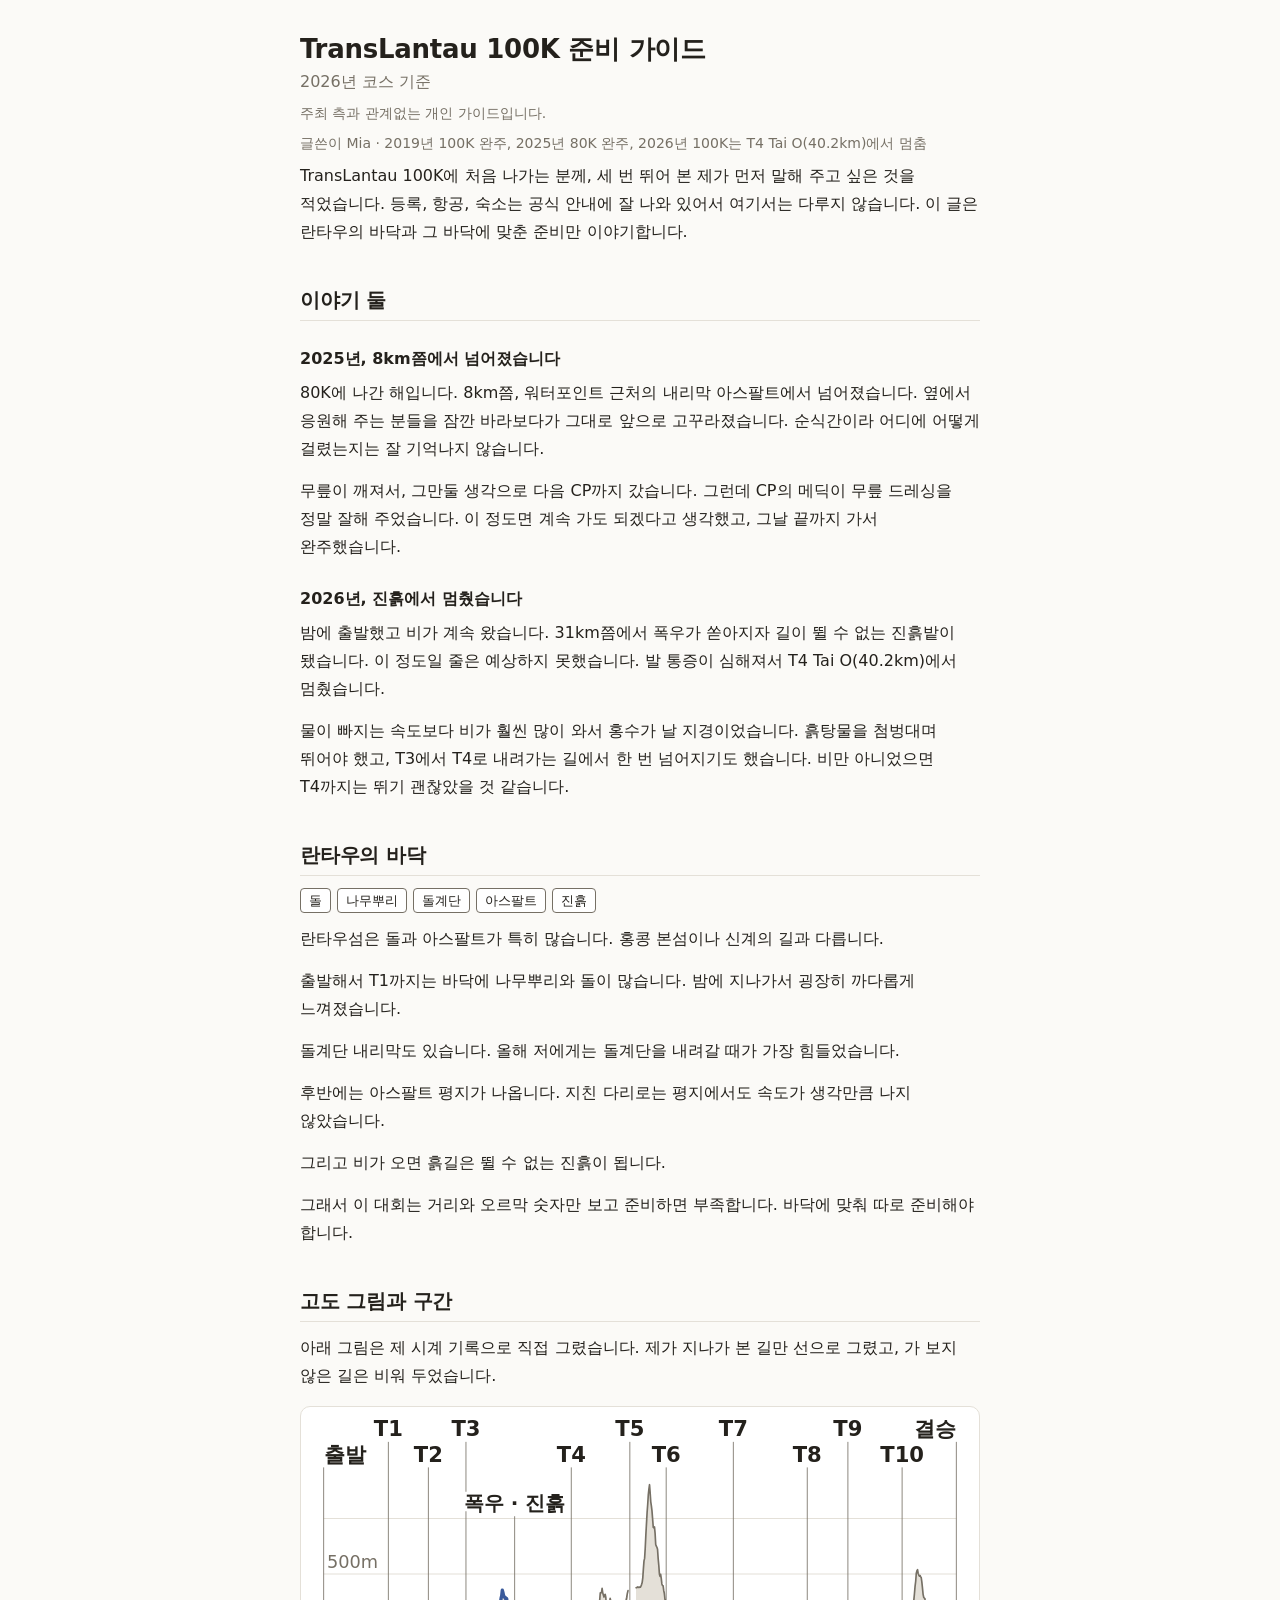
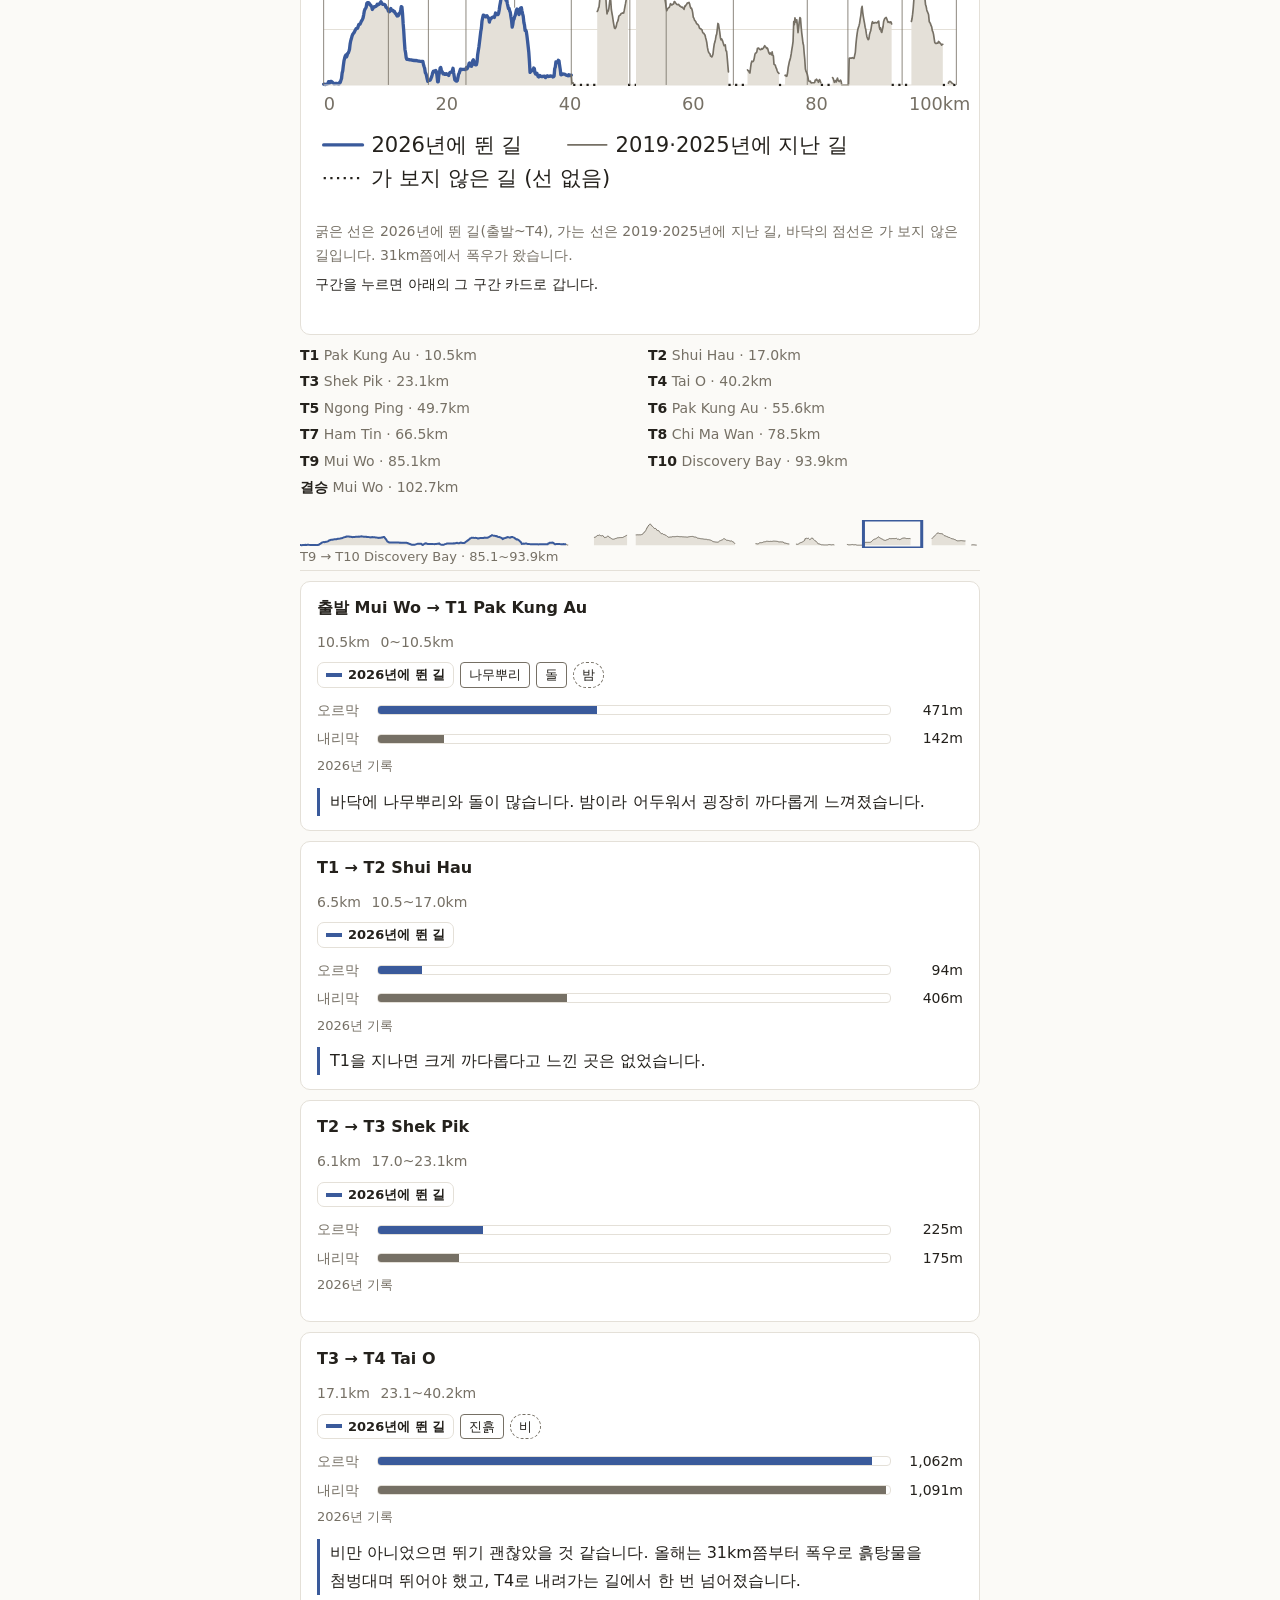
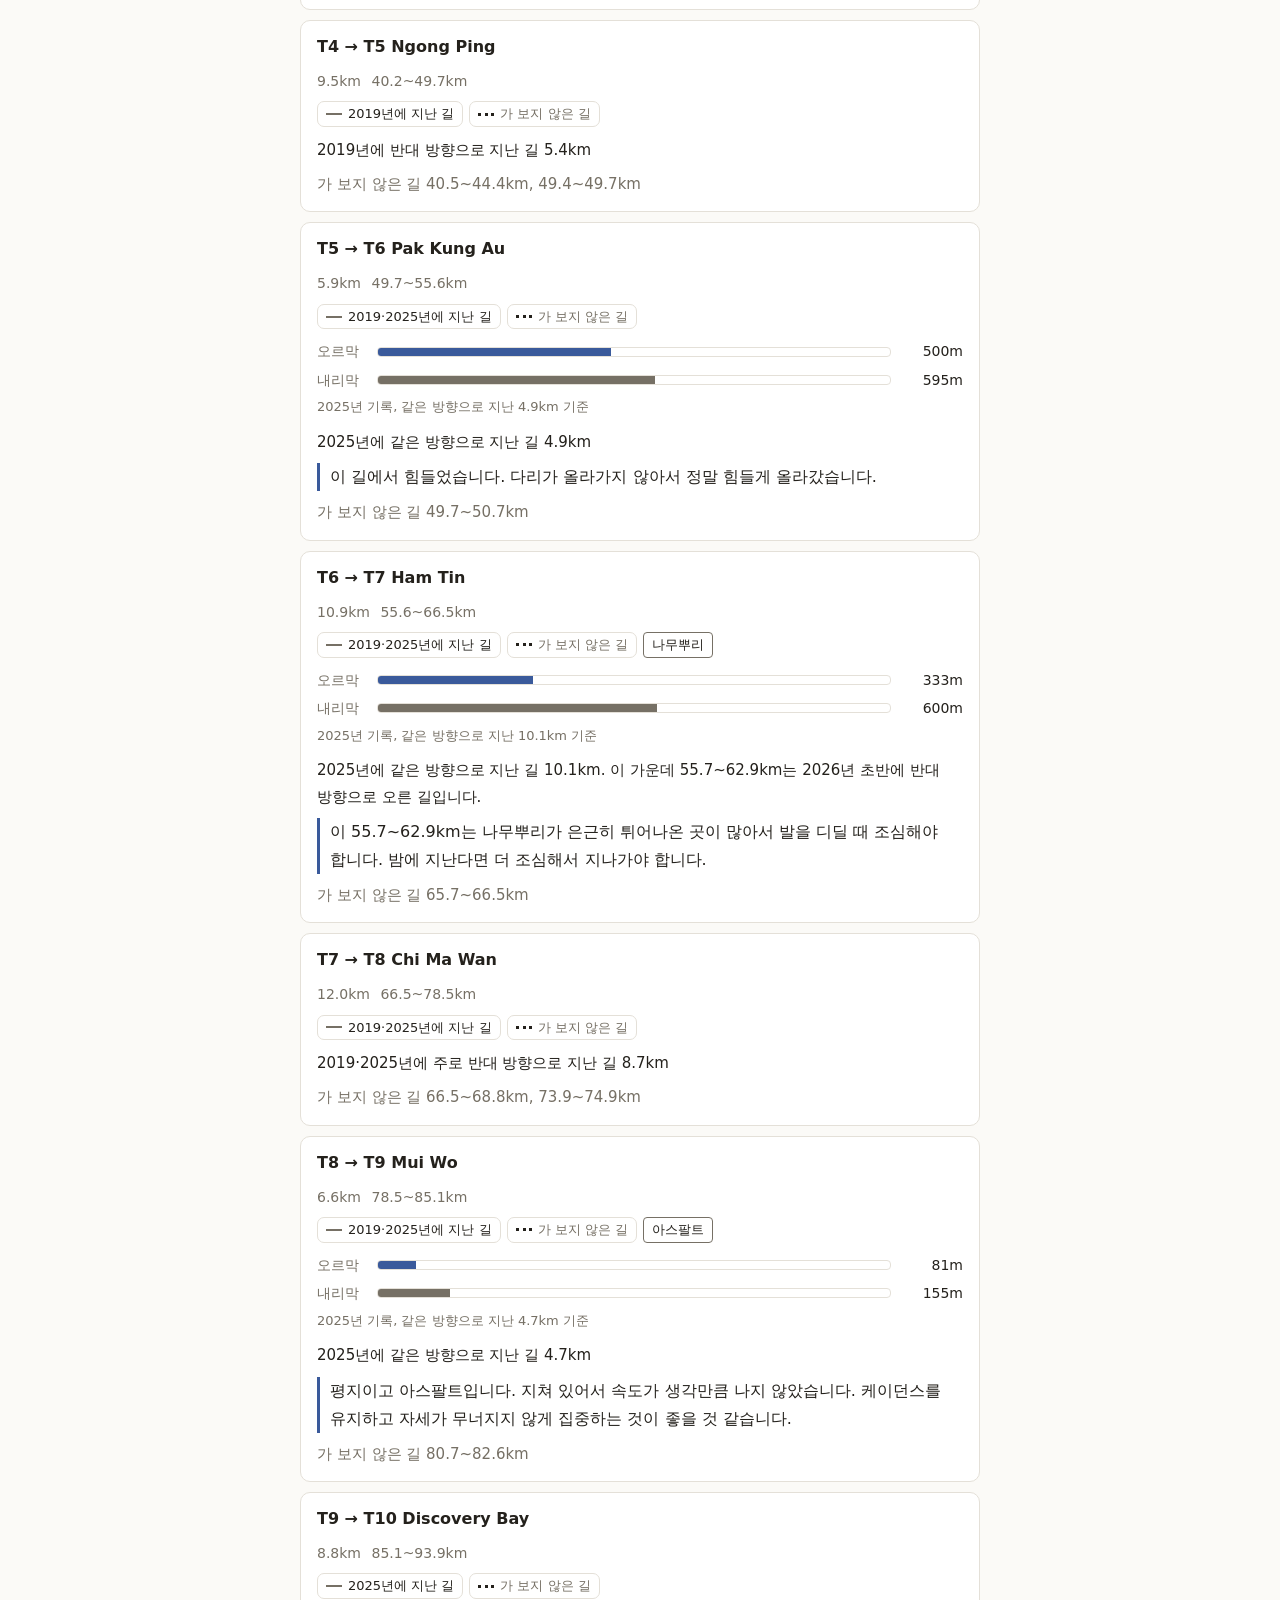
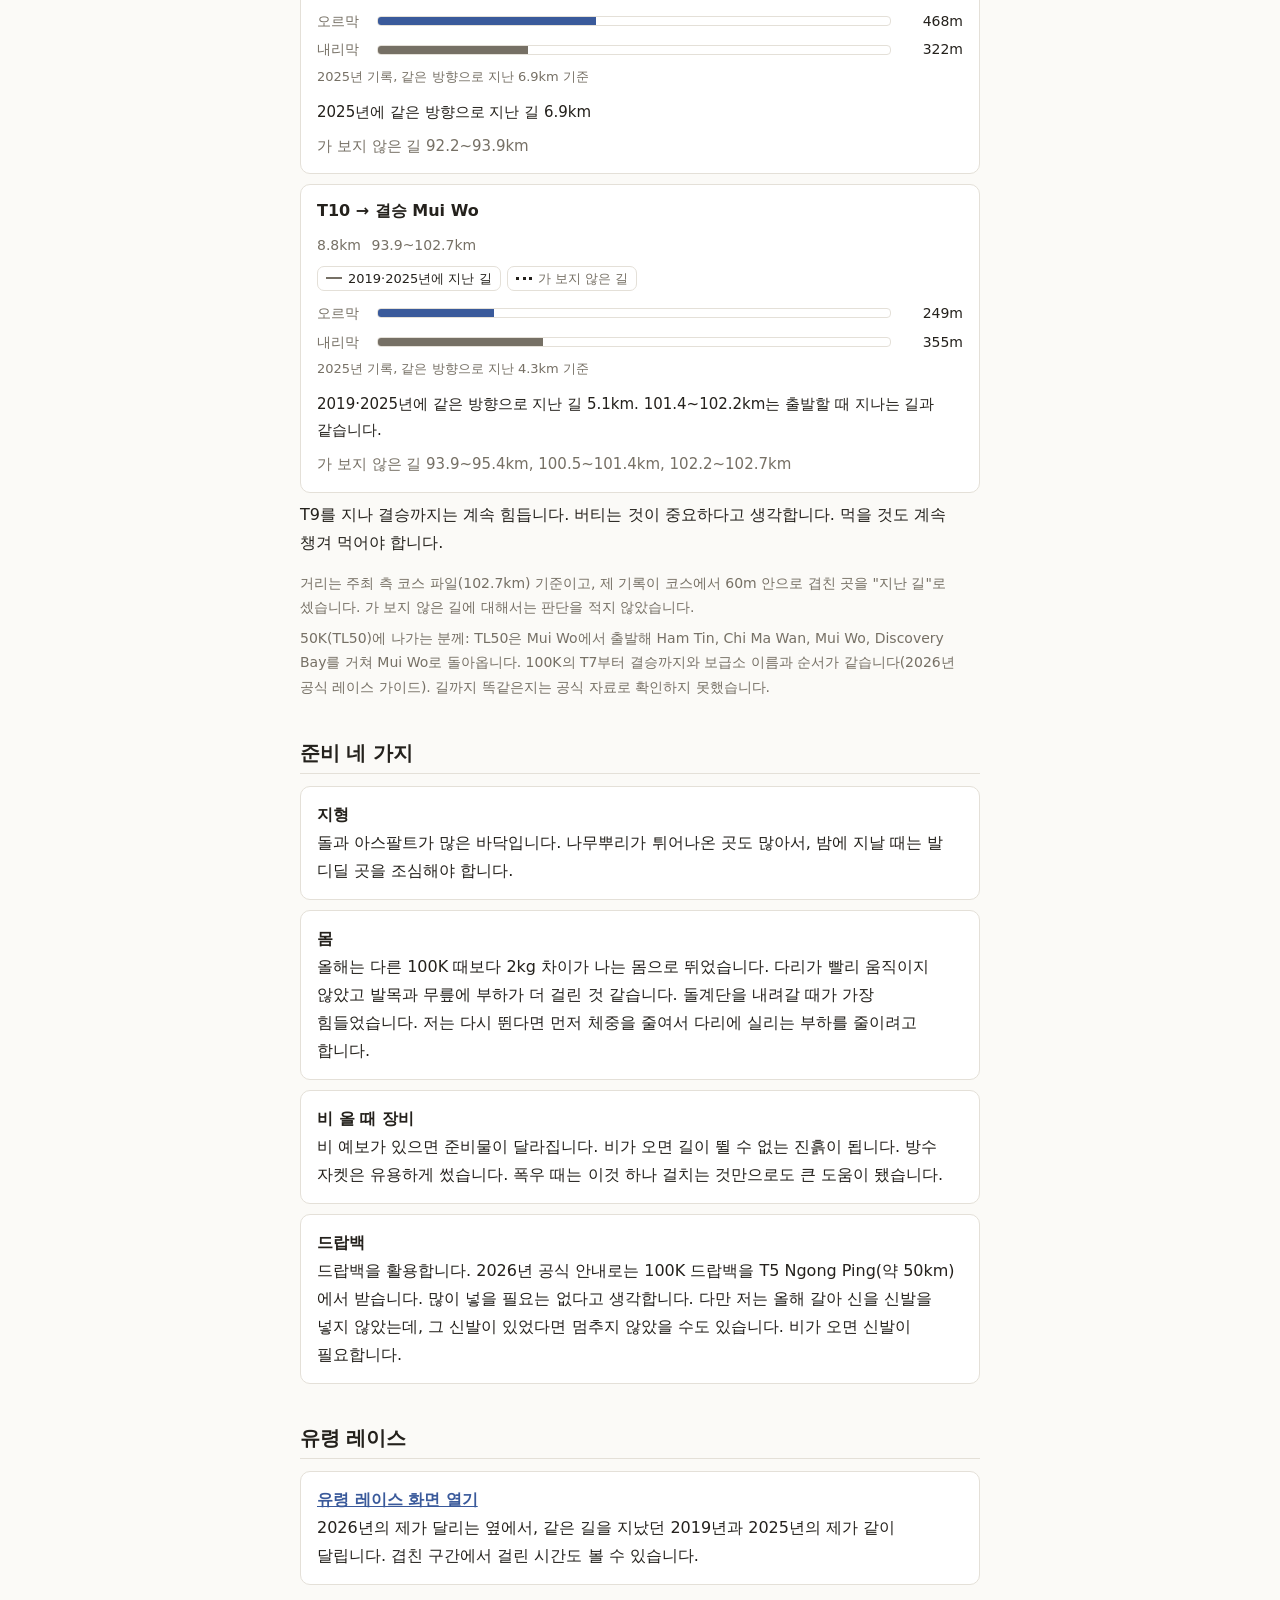
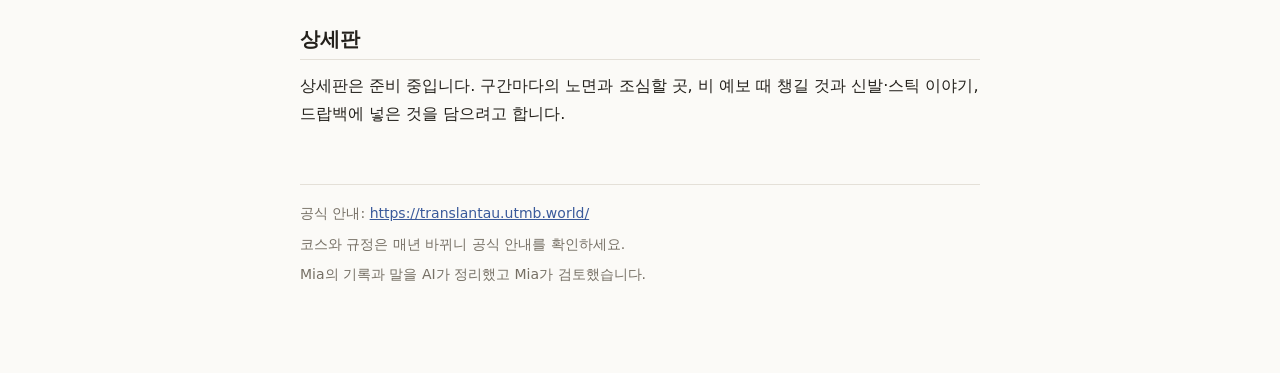
<file: index.html>
﻿<!DOCTYPE html>
<html lang="ko">
<head>
<meta charset="utf-8" />
<meta name="viewport" content="width=device-width, initial-scale=1" />
<title>TransLantau 100K 준비 가이드 · 2026년 코스 기준</title>
<meta name="description" content="TransLantau 100K에 처음 나가는 한국 러너를 위한 한국어 준비 가이드. 세 번 뛴 Mia의 기록으로 정리한 란타우의 바닥, 고도 그림, 구간 표." />
<link rel="stylesheet" href="style.css" />
<script src="app.js" defer="defer"></script>
</head>
<body>
<main>

<h1>TransLantau 100K 준비 가이드 <span class="year">2026년 코스 기준</span></h1>
<p class="meta">주최 측과 관계없는 개인 가이드입니다.</p>
<p class="meta">글쓴이 Mia · 2019년 100K 완주, 2025년 80K 완주, 2026년 100K는 T4 Tai O(40.2km)에서 멈춤</p>

<p>TransLantau 100K에 처음 나가는 분께, 세 번 뛰어 본 제가 먼저 말해 주고 싶은 것을 적었습니다. 등록, 항공, 숙소는 공식 안내에 잘 나와 있어서 여기서는 다루지 않습니다. 이 글은 란타우의 바닥과 그 바닥에 맞춘 준비만 이야기합니다.</p>

<h2>이야기 둘</h2>

<h3>2025년, 8km쯤에서 넘어졌습니다</h3>
<p data-opinion="i6">80K에 나간 해입니다. 8km쯤, 워터포인트 근처의 내리막 아스팔트에서 넘어졌습니다. 옆에서 응원해 주는 분들을 잠깐 바라보다가 그대로 앞으로 고꾸라졌습니다. 순식간이라 어디에 어떻게 걸렸는지는 잘 기억나지 않습니다.</p>
<p data-opinion="i6">무릎이 깨져서, 그만둘 생각으로 다음 CP까지 갔습니다. 그런데 CP의 메딕이 무릎 드레싱을 정말 잘해 주었습니다. 이 정도면 계속 가도 되겠다고 생각했고, 그날 끝까지 가서 완주했습니다.</p>

<h3>2026년, 진흙에서 멈췄습니다</h3>
<p data-opinion="spec3">밤에 출발했고 비가 계속 왔습니다. 31km쯤에서 폭우가 쏟아지자 길이 뛸 수 없는 진흙밭이 됐습니다. 이 정도일 줄은 예상하지 못했습니다. 발 통증이 심해져서 T4 Tai O(40.2km)에서 멈췄습니다.</p>
<p data-opinion="i1">물이 빠지는 속도보다 비가 훨씬 많이 와서 홍수가 날 지경이었습니다. 흙탕물을 첨벙대며 뛰어야 했고, T3에서 T4로 내려가는 길에서 한 번 넘어지기도 했습니다. 비만 아니었으면 T4까지는 뛰기 괜찮았을 것 같습니다.</p>

<h2>란타우의 바닥</h2>
<p class="badges surface-row"><span class="badge badge-surface">돌</span> <span class="badge badge-surface">나무뿌리</span> <span class="badge badge-surface">돌계단</span> <span class="badge badge-surface">아스팔트</span> <span class="badge badge-surface">진흙</span></p>
<p data-opinion="spec3">란타우섬은 돌과 아스팔트가 특히 많습니다. 홍콩 본섬이나 신계의 길과 다릅니다.</p>
<p data-opinion="i1">출발해서 T1까지는 바닥에 나무뿌리와 돌이 많습니다. 밤에 지나가서 굉장히 까다롭게 느껴졌습니다.</p>
<p data-opinion="i5">돌계단 내리막도 있습니다. 올해 저에게는 돌계단을 내려갈 때가 가장 힘들었습니다.</p>
<p data-opinion="i2">후반에는 아스팔트 평지가 나옵니다. 지친 다리로는 평지에서도 속도가 생각만큼 나지 않았습니다.</p>
<p data-opinion="spec3">그리고 비가 오면 흙길은 뛸 수 없는 진흙이 됩니다.</p>
<p data-opinion="spec3">그래서 이 대회는 거리와 오르막 숫자만 보고 준비하면 부족합니다. 바닥에 맞춰 따로 준비해야 합니다.</p>

<h2>고도 그림과 구간</h2>
<p>아래 그림은 제 시계 기록으로 직접 그렸습니다. 제가 지나가 본 길만 선으로 그렸고, 가 보지 않은 길은 비워 두었습니다.</p>

<figure class="fig">
<svg class="profile" xmlns="http://www.w3.org/2000/svg" viewBox="0 0 1200 720" role="group" aria-labelledby="pf-title" aria-describedby="pf-desc">
  <title id="pf-title">TransLantau 100K 고도 그림 (2026년 코스 기준, Mia의 기록)</title>
  <desc id="pf-desc">가로는 코스 거리 0~102.7km, 세로는 고도입니다. 출발부터 T4까지는 2026년에 뛴 길, 그 뒤는 2019년과 2025년에 지난 길만 선으로 그렸습니다. 가 보지 않은 길(40.5~44.4km, 49.4~50.7km, 65.7~68.8km, 73.9~74.9km, 80.7~82.6km, 92.2~95.4km, 100.5~101.4km, 102.2~102.7km)에는 선이 없고 바닥에 점선만 있습니다. 31km 부근에 폭우와 진흙 표시가 있습니다. CP 위치: T1 Pak Kung Au 10.5km, T2 Shui Hau 17.0km, T3 Shek Pik 23.1km, T4 Tai O 40.2km, T5 Ngong Ping 49.7km, T6 Pak Kung Au 55.6km, T7 Ham Tin 66.5km, T8 Chi Ma Wan 78.5km, T9 Mui Wo 85.1km, T10 Discovery Bay 93.9km, 결승 Mui Wo 102.7km. 구간을 누르면 아래의 그 구간 카드로 갑니다.</desc>
  <style>
    svg.profile text { font-family: system-ui, -apple-system, "Segoe UI", "Malgun Gothic", sans-serif; fill: var(--text); }
    svg.profile .bg { fill: var(--card); }
    svg.profile .area { fill: var(--line); stroke: none; }
    svg.profile .now { fill: none; stroke: var(--accent); stroke-width: 6; stroke-linejoin: round; stroke-linecap: round; }
    svg.profile .past { fill: none; stroke: var(--muted); stroke-width: 3; stroke-linejoin: round; stroke-linecap: round; }
    svg.profile .gap { stroke: var(--text); stroke-width: 4; stroke-dasharray: 4 8; }
    svg.profile .grid, svg.profile .base { stroke: var(--line); stroke-width: 2; }
    svg.profile .cp { stroke: var(--muted); stroke-width: 1.5; }
    svg.profile .cpname { font-size: 38px; font-weight: 600; }
    svg.profile .km, svg.profile .alt { font-size: 32px; fill: var(--muted); }
    svg.profile .note { font-size: 36px; font-weight: 600; paint-order: stroke; stroke: var(--card); stroke-width: 10; }
    svg.profile .legend { font-size: 38px; }
  </style>
  <rect class="bg" width="1200" height="720"/>
  <line class="grid" x1="30" y1="390.0" x2="1170" y2="390.0"/>
  <line class="grid" x1="30" y1="290.0" x2="1170" y2="290.0"/>
  <line class="grid" x1="30" y1="190.0" x2="1170" y2="190.0"/>
  <text class="alt" x="36" y="280.0">500m</text>
  <path class="area" d="M30.0,490 L30.0,488.8 L31.1,488.4 L32.2,489.2 L33.3,489.2 L34.4,488.8 L35.6,488.4 L36.7,488.0 L37.8,487.2 L38.9,484.0 L40.0,486.8 L41.1,486.4 L42.2,484.0 L43.3,483.6 L44.4,484.0 L45.5,484.8 L46.7,486.0 L47.8,486.8 L48.9,488.0 L50.0,488.0 L51.1,487.2 L52.2,487.2 L53.3,487.2 L54.4,487.6 L55.5,488.0 L56.6,488.4 L57.8,488.4 L58.9,485.2 L60.0,485.2 L61.1,481.6 L62.2,478.4 L63.3,468.4 L64.4,464.4 L65.5,454.8 L66.6,446.8 L67.7,442.0 L68.9,438.0 L70.0,436.0 L71.1,439.6 L72.2,437.2 L73.3,432.8 L74.4,432.4 L75.5,429.2 L76.6,425.6 L77.7,416.0 L78.8,410.4 L80.0,406.4 L81.1,402.0 L82.2,399.2 L83.3,397.6 L84.4,396.4 L85.5,394.4 L86.6,392.0 L87.7,390.0 L88.8,388.4 L89.9,388.0 L91.1,387.6 L92.2,384.4 L93.3,381.2 L94.4,380.4 L95.5,380.4 L96.6,378.4 L97.7,375.6 L98.8,374.0 L99.9,372.0 L101.0,369.2 L102.2,363.2 L103.3,356.8 L104.4,353.6 L105.5,352.0 L106.6,350.0 L107.7,343.2 L108.8,341.6 L109.9,342.0 L111.0,341.6 L112.1,342.8 L113.3,345.6 L114.4,345.6 L115.5,347.6 L116.6,348.8 L117.7,354.0 L118.8,352.0 L119.9,350.4 L121.0,348.8 L122.1,349.2 L123.2,348.4 L124.4,348.4 L125.5,346.8 L126.6,344.8 L127.7,345.6 L128.8,344.4 L129.9,344.8 L131.0,343.2 L132.1,341.6 L133.2,340.0 L134.3,341.6 L135.5,344.0 L136.6,344.8 L137.7,344.8 L138.8,344.8 L139.9,345.2 L141.0,346.0 L142.1,349.6 L143.2,350.8 L144.3,351.6 L145.4,352.8 L146.6,356.8 L147.7,356.4 L148.8,358.0 L149.9,353.6 L151.0,352.4 L152.1,354.4 L153.2,356.0 L154.3,355.6 L155.4,356.0 L156.5,357.6 L157.7,358.0 L158.8,360.8 L159.9,361.6 L161.0,363.2 L162.1,365.6 L163.2,362.8 L164.3,365.2 L165.4,363.6 L166.5,360.8 L167.6,360.4 L168.8,355.2 L169.9,348.8 L171.0,349.6 L172.1,361.2 L173.2,379.2 L174.3,392.4 L175.4,411.2 L176.5,426.0 L177.6,432.0 L178.7,440.8 L179.9,444.0 L181.0,444.0 L182.1,444.0 L183.2,444.4 L184.3,444.4 L185.4,444.8 L186.5,444.8 L187.6,444.8 L188.7,445.2 L189.8,445.2 L191.0,445.6 L192.1,446.0 L193.2,446.0 L194.3,446.0 L195.4,446.0 L196.5,446.4 L197.6,446.0 L198.7,446.4 L199.8,446.8 L200.9,447.2 L202.1,447.2 L203.2,447.2 L204.3,447.6 L205.4,447.6 L206.5,447.6 L207.6,447.6 L208.7,447.6 L209.8,453.2 L210.9,456.8 L212.0,460.0 L213.2,468.0 L214.3,469.6 L215.4,473.6 L216.5,479.2 L217.6,483.6 L218.7,481.2 L219.8,481.6 L220.9,481.6 L222.0,481.2 L223.1,478.8 L224.3,476.0 L225.4,472.4 L226.5,468.0 L227.6,465.6 L228.7,465.2 L229.8,466.0 L230.9,464.4 L232.0,464.0 L233.1,466.0 L234.2,473.6 L235.4,484.4 L236.5,484.0 L237.6,472.0 L238.7,467.6 L239.8,460.0 L240.9,458.4 L242.0,462.4 L243.1,466.0 L244.2,468.0 L245.3,470.0 L246.5,469.2 L247.6,470.8 L248.7,470.0 L249.8,470.8 L250.9,469.6 L252.0,470.4 L253.1,471.2 L254.2,472.0 L255.3,472.8 L256.4,469.2 L257.6,467.6 L258.7,467.6 L259.8,466.8 L260.9,466.0 L262.0,464.0 L263.1,460.0 L264.2,468.0 L265.3,474.8 L266.4,480.8 L267.5,481.6 L268.7,482.8 L269.8,483.2 L270.9,482.0 L272.0,476.4 L273.1,470.8 L274.2,468.8 L275.3,465.2 L276.4,461.6 L277.5,461.6 L278.6,462.4 L279.8,462.0 L280.9,462.0 L282.0,462.0 L283.1,462.0 L284.2,462.0 L285.3,462.4 L286.4,460.8 L287.5,458.4 L288.6,460.8 L289.7,458.0 L290.9,456.0 L292.0,451.2 L293.1,450.4 L294.2,453.6 L295.3,456.0 L296.4,456.4 L297.5,453.6 L298.6,446.4 L299.7,444.8 L300.8,448.0 L302.0,452.8 L303.1,453.6 L304.2,453.6 L305.3,453.6 L306.4,448.0 L307.5,435.6 L308.6,428.4 L309.7,421.6 L310.8,412.8 L311.9,403.6 L313.1,393.6 L314.2,387.6 L315.3,374.8 L316.4,369.6 L317.5,364.4 L318.6,364.4 L319.7,365.6 L320.8,366.0 L321.9,367.2 L323.0,366.0 L324.2,365.2 L325.3,366.8 L326.4,368.8 L327.5,369.6 L328.6,376.8 L329.7,371.6 L330.8,371.2 L331.9,370.0 L333.0,368.8 L334.1,368.0 L335.3,367.6 L336.4,367.6 L337.5,368.4 L338.6,365.2 L339.7,360.4 L340.8,363.6 L341.9,362.8 L343.0,362.8 L344.1,363.2 L345.2,360.8 L346.4,354.4 L347.5,346.4 L348.6,340.8 L349.7,333.6 L350.8,329.2 L351.9,319.2 L353.0,323.2 L354.1,328.8 L355.2,331.6 L356.3,331.6 L357.5,332.8 L358.6,337.6 L359.7,334.4 L360.8,342.8 L361.9,347.6 L363.0,352.4 L364.1,352.0 L365.2,356.4 L366.3,359.2 L367.4,367.2 L368.6,374.0 L369.7,385.6 L370.8,381.2 L371.9,372.8 L373.0,371.6 L374.1,366.8 L375.2,364.8 L376.3,359.6 L377.4,354.8 L378.5,353.2 L379.7,355.6 L380.8,357.2 L381.9,363.2 L383.0,360.8 L384.1,352.4 L385.2,351.2 L386.3,350.8 L387.4,356.8 L388.5,362.0 L389.6,366.4 L390.8,377.6 L391.9,382.4 L393.0,392.0 L394.1,391.2 L395.2,394.0 L396.3,401.6 L397.4,410.8 L398.5,420.8 L399.6,430.8 L400.7,446.8 L401.9,467.2 L403.0,466.0 L404.1,464.0 L405.2,463.2 L406.3,464.0 L407.4,462.4 L408.5,459.6 L409.6,460.4 L410.7,468.0 L411.9,470.4 L413.0,470.0 L414.1,468.8 L415.2,471.6 L416.3,474.8 L417.4,475.6 L418.5,475.2 L419.6,472.8 L420.7,474.4 L421.8,474.0 L423.0,474.8 L424.1,474.8 L425.2,474.8 L426.3,474.4 L427.4,474.4 L428.5,474.4 L429.6,476.8 L430.7,474.8 L431.8,474.8 L432.9,473.6 L434.1,474.4 L435.2,474.8 L436.3,474.4 L437.4,474.4 L438.5,473.6 L439.6,474.0 L440.7,474.0 L441.8,474.4 L442.9,475.6 L444.0,475.2 L445.2,474.0 L446.3,460.8 L447.4,457.6 L448.5,448.4 L449.6,449.6 L450.7,448.4 L451.8,449.6 L452.9,445.6 L454.0,446.4 L455.1,454.4 L456.3,462.0 L457.4,471.6 L458.5,471.6 L459.6,471.2 L460.7,470.0 L461.8,470.4 L462.9,470.4 L464.0,470.4 L465.1,471.2 L466.2,472.0 L467.4,472.4 L468.5,472.8 L469.6,472.8 L470.7,473.6 L471.8,471.6 L472.9,472.8 L474.0,473.2 L475.1,472.8 L476.2,472.4 L476.2,490 Z"/>
  <path class="area" d="M476.2,490 L476.2,472.4 L477.3,486.4 L478.5,486.8 L479.6,486.4 L479.6,490 Z"/>
  <path class="area" d="M522.9,490 L522.9,357.6 L524.0,356.0 L525.1,351.6 L526.2,349.2 L527.3,338.4 L528.4,324.4 L529.5,323.6 L530.6,323.6 L531.7,316.0 L532.8,323.6 L534.0,328.0 L535.1,331.6 L536.2,328.0 L537.3,326.8 L538.4,332.4 L539.5,350.0 L540.6,362.0 L541.7,357.6 L542.8,356.8 L543.9,352.0 L545.1,342.0 L546.2,334.0 L547.3,338.4 L548.4,354.4 L549.5,360.8 L550.6,366.8 L551.7,374.8 L552.8,381.2 L553.9,387.2 L555.0,388.4 L556.2,386.8 L557.3,384.0 L558.4,378.0 L559.5,376.0 L560.6,373.2 L561.7,366.8 L562.8,364.8 L563.9,364.4 L565.0,363.2 L566.1,361.2 L567.3,360.8 L568.4,360.8 L569.5,360.0 L570.6,360.4 L571.7,355.2 L572.8,349.2 L573.9,343.6 L575.0,337.2 L576.1,332.0 L577.2,325.2 L578.4,320.0 L578.4,490 Z"/>
  <path class="area" d="M592.8,490 L592.8,314.8 L593.9,314.8 L595.0,314.0 L596.1,313.2 L597.2,314.4 L598.3,314.4 L599.4,313.6 L600.6,314.0 L601.7,312.0 L602.8,309.2 L603.9,305.6 L605.0,297.2 L606.1,280.8 L607.2,266.4 L608.3,262.0 L609.4,243.6 L610.5,220.8 L611.7,198.8 L612.8,179.2 L613.9,164.4 L615.0,146.8 L616.1,136.8 L617.2,129.2 L618.3,143.6 L619.4,160.0 L620.5,167.2 L621.6,176.4 L622.8,191.6 L623.9,206.0 L625.0,206.8 L626.1,205.2 L627.2,216.8 L628.3,236.8 L629.4,240.0 L630.5,242.0 L631.6,245.6 L632.7,262.0 L633.9,274.8 L635.0,290.4 L636.1,294.4 L637.2,290.8 L638.3,298.0 L639.4,308.0 L640.5,310.8 L641.6,311.2 L642.7,319.6 L643.8,324.8 L645.0,335.6 L646.1,342.4 L647.2,351.2 L648.3,356.4 L649.4,353.6 L650.5,352.0 L651.6,350.4 L652.7,350.4 L653.8,347.2 L654.9,343.6 L656.1,344.8 L657.2,346.0 L658.3,345.2 L659.4,344.4 L660.5,344.0 L661.6,340.0 L662.7,340.0 L663.8,342.0 L664.9,343.2 L666.0,344.8 L667.2,345.2 L668.3,345.6 L669.4,344.8 L670.5,346.0 L671.6,348.0 L672.7,348.0 L673.8,349.2 L674.9,350.0 L676.0,349.6 L677.1,351.2 L678.3,352.0 L679.4,354.0 L680.5,348.0 L681.6,348.4 L682.7,346.0 L683.8,345.6 L684.9,342.8 L686.0,342.0 L687.1,342.0 L688.2,341.2 L689.4,344.0 L690.5,348.8 L691.6,351.6 L692.7,351.6 L693.8,354.4 L694.9,359.6 L696.0,368.0 L697.1,369.6 L698.2,373.2 L699.3,374.4 L700.5,376.0 L701.6,378.8 L702.7,380.4 L703.8,380.4 L704.9,382.0 L706.0,383.6 L707.1,387.6 L708.2,388.4 L709.3,388.4 L710.4,390.0 L711.6,390.4 L712.7,394.8 L713.8,396.4 L714.9,396.8 L716.0,398.8 L717.1,400.0 L718.2,404.8 L719.3,408.8 L720.4,414.0 L721.5,422.4 L722.7,428.0 L723.8,431.6 L724.9,432.8 L726.0,434.0 L727.1,438.0 L728.2,438.0 L729.3,439.6 L730.4,438.0 L731.5,434.4 L732.6,424.4 L733.8,416.4 L734.9,412.8 L736.0,408.0 L737.1,401.2 L738.2,398.4 L739.3,389.2 L740.4,379.2 L741.5,380.8 L742.6,388.0 L743.7,394.8 L744.9,404.8 L746.0,408.8 L747.1,407.2 L748.2,409.2 L749.3,412.4 L750.4,416.0 L751.5,419.2 L752.6,419.2 L753.7,418.0 L754.8,428.4 L756.0,429.2 L757.1,440.4 L758.2,453.6 L759.3,466.4 L759.3,490 Z"/>
  <path class="area" d="M793.7,490 L793.7,462.8 L794.8,464.4 L795.9,464.4 L797.0,467.6 L798.1,468.4 L799.3,458.4 L800.4,450.8 L801.5,447.2 L802.6,448.0 L803.7,447.6 L804.8,446.0 L805.9,441.6 L807.0,435.2 L808.1,432.4 L809.2,432.4 L810.4,430.8 L811.5,424.4 L812.6,423.6 L813.7,423.6 L814.8,425.2 L815.9,426.0 L817.0,426.4 L818.1,426.0 L819.2,424.4 L820.3,425.6 L821.5,424.4 L822.6,423.2 L823.7,421.2 L824.8,419.2 L825.9,421.6 L827.0,421.6 L828.1,424.0 L829.2,423.2 L830.3,425.2 L831.4,430.0 L832.6,432.8 L833.7,434.4 L834.8,432.4 L835.9,433.6 L837.0,435.6 L838.1,430.4 L839.2,436.4 L840.3,437.6 L841.4,452.4 L842.5,453.6 L843.7,454.0 L844.8,458.4 L845.9,460.4 L847.0,464.0 L848.1,466.8 L849.2,468.0 L850.3,469.2 L850.3,490 Z"/>
  <path class="area" d="M861.4,490 L861.4,472.8 L862.5,472.4 L863.6,474.4 L864.7,474.0 L865.9,468.0 L867.0,458.4 L868.1,453.2 L869.2,447.6 L870.3,444.4 L871.4,440.0 L872.5,433.6 L873.6,426.0 L874.7,419.6 L875.8,411.6 L877.0,376.0 L878.1,381.6 L879.2,369.2 L880.3,373.6 L881.4,377.2 L882.5,372.8 L883.6,383.6 L884.7,395.6 L885.8,387.2 L886.9,376.8 L888.1,368.8 L889.2,370.0 L890.3,384.4 L891.4,396.0 L892.5,404.8 L893.6,414.4 L894.7,418.4 L895.8,432.4 L896.9,444.0 L898.0,461.2 L899.2,465.6 L900.3,468.0 L901.4,470.8 L902.5,475.6 L903.6,482.0 L904.7,483.6 L905.8,483.6 L906.9,483.2 L908.0,486.0 L909.1,486.4 L910.3,486.0 L911.4,486.0 L912.5,486.0 L913.6,486.0 L914.7,485.6 L915.8,481.2 L916.9,481.2 L918.0,479.6 L919.1,482.0 L920.2,481.6 L921.4,485.2 L922.5,482.8 L923.6,480.4 L924.7,482.8 L925.8,486.0 L925.8,490 Z"/>
  <path class="area" d="M946.9,490 L946.9,476.8 L948.0,478.0 L949.1,481.6 L950.2,485.2 L951.3,483.6 L952.4,482.0 L953.5,484.8 L954.7,480.8 L955.8,477.6 L956.9,481.6 L958.0,483.2 L959.1,484.0 L960.2,482.4 L961.3,481.2 L962.4,483.6 L963.5,490.0 L964.6,490.0 L965.8,490.0 L966.9,490.0 L968.0,490.0 L969.1,490.0 L970.2,490.0 L971.3,490.0 L972.4,490.0 L973.5,490.0 L974.6,490.0 L975.7,490.0 L976.9,442.0 L978.0,441.6 L979.1,441.6 L980.2,441.6 L981.3,441.6 L982.4,440.8 L983.5,441.6 L984.6,442.0 L985.7,442.0 L986.8,436.8 L988.0,431.2 L989.1,416.4 L990.2,405.6 L991.3,397.2 L992.4,390.4 L993.5,386.4 L994.6,383.2 L995.7,378.8 L996.8,370.8 L997.9,364.8 L999.1,352.4 L1000.2,348.4 L1001.3,359.2 L1002.4,366.8 L1003.5,373.2 L1004.6,379.2 L1005.7,386.0 L1006.8,390.4 L1007.9,398.0 L1009.0,403.6 L1010.2,406.8 L1011.3,408.4 L1012.4,407.2 L1013.5,399.2 L1014.6,395.6 L1015.7,392.4 L1016.8,386.0 L1017.9,378.4 L1019.0,376.0 L1020.1,378.8 L1021.3,378.8 L1022.4,378.0 L1023.5,377.6 L1024.6,377.6 L1025.7,378.0 L1026.8,378.4 L1027.9,377.2 L1029.0,376.0 L1030.1,374.8 L1031.2,385.6 L1032.4,390.0 L1033.5,387.2 L1034.6,394.0 L1035.7,395.2 L1036.8,390.4 L1037.9,385.2 L1039.0,375.6 L1040.1,372.4 L1041.2,370.0 L1042.3,369.2 L1043.5,368.4 L1044.6,370.8 L1045.7,374.0 L1046.8,377.2 L1047.9,376.4 L1049.0,376.8 L1050.1,377.6 L1051.2,376.4 L1052.3,376.8 L1053.4,380.0 L1053.4,490 Z"/>
  <path class="area" d="M1089.0,490 L1089.0,375.6 L1090.1,370.8 L1091.2,362.4 L1092.3,352.0 L1093.4,337.2 L1094.5,325.6 L1095.6,312.4 L1096.7,303.6 L1097.8,289.2 L1099.0,284.0 L1100.1,282.4 L1101.2,289.2 L1102.3,292.0 L1103.4,294.0 L1104.5,292.8 L1105.6,294.8 L1106.7,296.4 L1107.8,304.4 L1108.9,314.8 L1110.1,326.8 L1111.2,332.0 L1112.3,333.6 L1113.4,334.4 L1114.5,345.6 L1115.6,348.4 L1116.7,354.8 L1117.8,358.0 L1118.9,360.4 L1120.0,363.6 L1121.2,376.0 L1122.3,377.6 L1123.4,379.6 L1124.5,383.2 L1125.6,385.2 L1126.7,392.0 L1127.8,394.4 L1128.9,398.8 L1130.0,406.0 L1131.1,413.2 L1132.3,415.2 L1133.4,415.2 L1134.5,415.2 L1135.6,414.4 L1136.7,414.8 L1137.8,411.6 L1138.9,412.4 L1140.0,413.6 L1141.1,415.2 L1142.2,416.0 L1143.4,418.4 L1144.5,417.2 L1145.6,416.8 L1145.6,490 Z"/>
  <path class="area" d="M1155.6,490 L1155.6,486.8 L1156.7,484.4 L1157.8,483.6 L1158.9,483.6 L1160.0,484.4 L1161.1,485.6 L1162.2,486.8 L1163.3,487.6 L1164.4,488.4 L1164.4,490 Z"/>
  <path class="now" d="M30.0,488.8 L31.1,488.4 L32.2,489.2 L33.3,489.2 L34.4,488.8 L35.6,488.4 L36.7,488.0 L37.8,487.2 L38.9,484.0 L40.0,486.8 L41.1,486.4 L42.2,484.0 L43.3,483.6 L44.4,484.0 L45.5,484.8 L46.7,486.0 L47.8,486.8 L48.9,488.0 L50.0,488.0 L51.1,487.2 L52.2,487.2 L53.3,487.2 L54.4,487.6 L55.5,488.0 L56.6,488.4 L57.8,488.4 L58.9,485.2 L60.0,485.2 L61.1,481.6 L62.2,478.4 L63.3,468.4 L64.4,464.4 L65.5,454.8 L66.6,446.8 L67.7,442.0 L68.9,438.0 L70.0,436.0 L71.1,439.6 L72.2,437.2 L73.3,432.8 L74.4,432.4 L75.5,429.2 L76.6,425.6 L77.7,416.0 L78.8,410.4 L80.0,406.4 L81.1,402.0 L82.2,399.2 L83.3,397.6 L84.4,396.4 L85.5,394.4 L86.6,392.0 L87.7,390.0 L88.8,388.4 L89.9,388.0 L91.1,387.6 L92.2,384.4 L93.3,381.2 L94.4,380.4 L95.5,380.4 L96.6,378.4 L97.7,375.6 L98.8,374.0 L99.9,372.0 L101.0,369.2 L102.2,363.2 L103.3,356.8 L104.4,353.6 L105.5,352.0 L106.6,350.0 L107.7,343.2 L108.8,341.6 L109.9,342.0 L111.0,341.6 L112.1,342.8 L113.3,345.6 L114.4,345.6 L115.5,347.6 L116.6,348.8 L117.7,354.0 L118.8,352.0 L119.9,350.4 L121.0,348.8 L122.1,349.2 L123.2,348.4 L124.4,348.4 L125.5,346.8 L126.6,344.8 L127.7,345.6 L128.8,344.4 L129.9,344.8 L131.0,343.2 L132.1,341.6 L133.2,340.0 L134.3,341.6 L135.5,344.0 L136.6,344.8 L137.7,344.8 L138.8,344.8 L139.9,345.2 L141.0,346.0 L142.1,349.6 L143.2,350.8 L144.3,351.6 L145.4,352.8 L146.6,356.8 L147.7,356.4 L148.8,358.0 L149.9,353.6 L151.0,352.4 L152.1,354.4 L153.2,356.0 L154.3,355.6 L155.4,356.0 L156.5,357.6 L157.7,358.0 L158.8,360.8 L159.9,361.6 L161.0,363.2 L162.1,365.6 L163.2,362.8 L164.3,365.2 L165.4,363.6 L166.5,360.8 L167.6,360.4 L168.8,355.2 L169.9,348.8 L171.0,349.6 L172.1,361.2 L173.2,379.2 L174.3,392.4 L175.4,411.2 L176.5,426.0 L177.6,432.0 L178.7,440.8 L179.9,444.0 L181.0,444.0 L182.1,444.0 L183.2,444.4 L184.3,444.4 L185.4,444.8 L186.5,444.8 L187.6,444.8 L188.7,445.2 L189.8,445.2 L191.0,445.6 L192.1,446.0 L193.2,446.0 L194.3,446.0 L195.4,446.0 L196.5,446.4 L197.6,446.0 L198.7,446.4 L199.8,446.8 L200.9,447.2 L202.1,447.2 L203.2,447.2 L204.3,447.6 L205.4,447.6 L206.5,447.6 L207.6,447.6 L208.7,447.6 L209.8,453.2 L210.9,456.8 L212.0,460.0 L213.2,468.0 L214.3,469.6 L215.4,473.6 L216.5,479.2 L217.6,483.6 L218.7,481.2 L219.8,481.6 L220.9,481.6 L222.0,481.2 L223.1,478.8 L224.3,476.0 L225.4,472.4 L226.5,468.0 L227.6,465.6 L228.7,465.2 L229.8,466.0 L230.9,464.4 L232.0,464.0 L233.1,466.0 L234.2,473.6 L235.4,484.4 L236.5,484.0 L237.6,472.0 L238.7,467.6 L239.8,460.0 L240.9,458.4 L242.0,462.4 L243.1,466.0 L244.2,468.0 L245.3,470.0 L246.5,469.2 L247.6,470.8 L248.7,470.0 L249.8,470.8 L250.9,469.6 L252.0,470.4 L253.1,471.2 L254.2,472.0 L255.3,472.8 L256.4,469.2 L257.6,467.6 L258.7,467.6 L259.8,466.8 L260.9,466.0 L262.0,464.0 L263.1,460.0 L264.2,468.0 L265.3,474.8 L266.4,480.8 L267.5,481.6 L268.7,482.8 L269.8,483.2 L270.9,482.0 L272.0,476.4 L273.1,470.8 L274.2,468.8 L275.3,465.2 L276.4,461.6 L277.5,461.6 L278.6,462.4 L279.8,462.0 L280.9,462.0 L282.0,462.0 L283.1,462.0 L284.2,462.0 L285.3,462.4 L286.4,460.8 L287.5,458.4 L288.6,460.8 L289.7,458.0 L290.9,456.0 L292.0,451.2 L293.1,450.4 L294.2,453.6 L295.3,456.0 L296.4,456.4 L297.5,453.6 L298.6,446.4 L299.7,444.8 L300.8,448.0 L302.0,452.8 L303.1,453.6 L304.2,453.6 L305.3,453.6 L306.4,448.0 L307.5,435.6 L308.6,428.4 L309.7,421.6 L310.8,412.8 L311.9,403.6 L313.1,393.6 L314.2,387.6 L315.3,374.8 L316.4,369.6 L317.5,364.4 L318.6,364.4 L319.7,365.6 L320.8,366.0 L321.9,367.2 L323.0,366.0 L324.2,365.2 L325.3,366.8 L326.4,368.8 L327.5,369.6 L328.6,376.8 L329.7,371.6 L330.8,371.2 L331.9,370.0 L333.0,368.8 L334.1,368.0 L335.3,367.6 L336.4,367.6 L337.5,368.4 L338.6,365.2 L339.7,360.4 L340.8,363.6 L341.9,362.8 L343.0,362.8 L344.1,363.2 L345.2,360.8 L346.4,354.4 L347.5,346.4 L348.6,340.8 L349.7,333.6 L350.8,329.2 L351.9,319.2 L353.0,323.2 L354.1,328.8 L355.2,331.6 L356.3,331.6 L357.5,332.8 L358.6,337.6 L359.7,334.4 L360.8,342.8 L361.9,347.6 L363.0,352.4 L364.1,352.0 L365.2,356.4 L366.3,359.2 L367.4,367.2 L368.6,374.0 L369.7,385.6 L370.8,381.2 L371.9,372.8 L373.0,371.6 L374.1,366.8 L375.2,364.8 L376.3,359.6 L377.4,354.8 L378.5,353.2 L379.7,355.6 L380.8,357.2 L381.9,363.2 L383.0,360.8 L384.1,352.4 L385.2,351.2 L386.3,350.8 L387.4,356.8 L388.5,362.0 L389.6,366.4 L390.8,377.6 L391.9,382.4 L393.0,392.0 L394.1,391.2 L395.2,394.0 L396.3,401.6 L397.4,410.8 L398.5,420.8 L399.6,430.8 L400.7,446.8 L401.9,467.2 L403.0,466.0 L404.1,464.0 L405.2,463.2 L406.3,464.0 L407.4,462.4 L408.5,459.6 L409.6,460.4 L410.7,468.0 L411.9,470.4 L413.0,470.0 L414.1,468.8 L415.2,471.6 L416.3,474.8 L417.4,475.6 L418.5,475.2 L419.6,472.8 L420.7,474.4 L421.8,474.0 L423.0,474.8 L424.1,474.8 L425.2,474.8 L426.3,474.4 L427.4,474.4 L428.5,474.4 L429.6,476.8 L430.7,474.8 L431.8,474.8 L432.9,473.6 L434.1,474.4 L435.2,474.8 L436.3,474.4 L437.4,474.4 L438.5,473.6 L439.6,474.0 L440.7,474.0 L441.8,474.4 L442.9,475.6 L444.0,475.2 L445.2,474.0 L446.3,460.8 L447.4,457.6 L448.5,448.4 L449.6,449.6 L450.7,448.4 L451.8,449.6 L452.9,445.6 L454.0,446.4 L455.1,454.4 L456.3,462.0 L457.4,471.6 L458.5,471.6 L459.6,471.2 L460.7,470.0 L461.8,470.4 L462.9,470.4 L464.0,470.4 L465.1,471.2 L466.2,472.0 L467.4,472.4 L468.5,472.8 L469.6,472.8 L470.7,473.6 L471.8,471.6 L472.9,472.8 L474.0,473.2 L475.1,472.8 L476.2,472.4"/>
  <path class="past" d="M476.2,472.4 L477.3,486.4 L478.5,486.8 L479.6,486.4"/>
  <path class="past" d="M522.9,357.6 L524.0,356.0 L525.1,351.6 L526.2,349.2 L527.3,338.4 L528.4,324.4 L529.5,323.6 L530.6,323.6 L531.7,316.0 L532.8,323.6 L534.0,328.0 L535.1,331.6 L536.2,328.0 L537.3,326.8 L538.4,332.4 L539.5,350.0 L540.6,362.0 L541.7,357.6 L542.8,356.8 L543.9,352.0 L545.1,342.0 L546.2,334.0 L547.3,338.4 L548.4,354.4 L549.5,360.8 L550.6,366.8 L551.7,374.8 L552.8,381.2 L553.9,387.2 L555.0,388.4 L556.2,386.8 L557.3,384.0 L558.4,378.0 L559.5,376.0 L560.6,373.2 L561.7,366.8 L562.8,364.8 L563.9,364.4 L565.0,363.2 L566.1,361.2 L567.3,360.8 L568.4,360.8 L569.5,360.0 L570.6,360.4 L571.7,355.2 L572.8,349.2 L573.9,343.6 L575.0,337.2 L576.1,332.0 L577.2,325.2 L578.4,320.0"/>
  <path class="past" d="M592.8,314.8 L593.9,314.8 L595.0,314.0 L596.1,313.2 L597.2,314.4 L598.3,314.4 L599.4,313.6 L600.6,314.0 L601.7,312.0 L602.8,309.2 L603.9,305.6 L605.0,297.2 L606.1,280.8 L607.2,266.4 L608.3,262.0 L609.4,243.6 L610.5,220.8 L611.7,198.8 L612.8,179.2 L613.9,164.4 L615.0,146.8 L616.1,136.8 L617.2,129.2 L618.3,143.6 L619.4,160.0 L620.5,167.2 L621.6,176.4 L622.8,191.6 L623.9,206.0 L625.0,206.8 L626.1,205.2 L627.2,216.8 L628.3,236.8 L629.4,240.0 L630.5,242.0 L631.6,245.6 L632.7,262.0 L633.9,274.8 L635.0,290.4 L636.1,294.4 L637.2,290.8 L638.3,298.0 L639.4,308.0 L640.5,310.8 L641.6,311.2 L642.7,319.6 L643.8,324.8 L645.0,335.6 L646.1,342.4 L647.2,351.2 L648.3,356.4 L649.4,353.6 L650.5,352.0 L651.6,350.4 L652.7,350.4 L653.8,347.2 L654.9,343.6 L656.1,344.8 L657.2,346.0 L658.3,345.2 L659.4,344.4 L660.5,344.0 L661.6,340.0 L662.7,340.0 L663.8,342.0 L664.9,343.2 L666.0,344.8 L667.2,345.2 L668.3,345.6 L669.4,344.8 L670.5,346.0 L671.6,348.0 L672.7,348.0 L673.8,349.2 L674.9,350.0 L676.0,349.6 L677.1,351.2 L678.3,352.0 L679.4,354.0 L680.5,348.0 L681.6,348.4 L682.7,346.0 L683.8,345.6 L684.9,342.8 L686.0,342.0 L687.1,342.0 L688.2,341.2 L689.4,344.0 L690.5,348.8 L691.6,351.6 L692.7,351.6 L693.8,354.4 L694.9,359.6 L696.0,368.0 L697.1,369.6 L698.2,373.2 L699.3,374.4 L700.5,376.0 L701.6,378.8 L702.7,380.4 L703.8,380.4 L704.9,382.0 L706.0,383.6 L707.1,387.6 L708.2,388.4 L709.3,388.4 L710.4,390.0 L711.6,390.4 L712.7,394.8 L713.8,396.4 L714.9,396.8 L716.0,398.8 L717.1,400.0 L718.2,404.8 L719.3,408.8 L720.4,414.0 L721.5,422.4 L722.7,428.0 L723.8,431.6 L724.9,432.8 L726.0,434.0 L727.1,438.0 L728.2,438.0 L729.3,439.6 L730.4,438.0 L731.5,434.4 L732.6,424.4 L733.8,416.4 L734.9,412.8 L736.0,408.0 L737.1,401.2 L738.2,398.4 L739.3,389.2 L740.4,379.2 L741.5,380.8 L742.6,388.0 L743.7,394.8 L744.9,404.8 L746.0,408.8 L747.1,407.2 L748.2,409.2 L749.3,412.4 L750.4,416.0 L751.5,419.2 L752.6,419.2 L753.7,418.0 L754.8,428.4 L756.0,429.2 L757.1,440.4 L758.2,453.6 L759.3,466.4"/>
  <path class="past" d="M793.7,462.8 L794.8,464.4 L795.9,464.4 L797.0,467.6 L798.1,468.4 L799.3,458.4 L800.4,450.8 L801.5,447.2 L802.6,448.0 L803.7,447.6 L804.8,446.0 L805.9,441.6 L807.0,435.2 L808.1,432.4 L809.2,432.4 L810.4,430.8 L811.5,424.4 L812.6,423.6 L813.7,423.6 L814.8,425.2 L815.9,426.0 L817.0,426.4 L818.1,426.0 L819.2,424.4 L820.3,425.6 L821.5,424.4 L822.6,423.2 L823.7,421.2 L824.8,419.2 L825.9,421.6 L827.0,421.6 L828.1,424.0 L829.2,423.2 L830.3,425.2 L831.4,430.0 L832.6,432.8 L833.7,434.4 L834.8,432.4 L835.9,433.6 L837.0,435.6 L838.1,430.4 L839.2,436.4 L840.3,437.6 L841.4,452.4 L842.5,453.6 L843.7,454.0 L844.8,458.4 L845.9,460.4 L847.0,464.0 L848.1,466.8 L849.2,468.0 L850.3,469.2"/>
  <path class="past" d="M861.4,472.8 L862.5,472.4 L863.6,474.4 L864.7,474.0 L865.9,468.0 L867.0,458.4 L868.1,453.2 L869.2,447.6 L870.3,444.4 L871.4,440.0 L872.5,433.6 L873.6,426.0 L874.7,419.6 L875.8,411.6 L877.0,376.0 L878.1,381.6 L879.2,369.2 L880.3,373.6 L881.4,377.2 L882.5,372.8 L883.6,383.6 L884.7,395.6 L885.8,387.2 L886.9,376.8 L888.1,368.8 L889.2,370.0 L890.3,384.4 L891.4,396.0 L892.5,404.8 L893.6,414.4 L894.7,418.4 L895.8,432.4 L896.9,444.0 L898.0,461.2 L899.2,465.6 L900.3,468.0 L901.4,470.8 L902.5,475.6 L903.6,482.0 L904.7,483.6 L905.8,483.6 L906.9,483.2 L908.0,486.0 L909.1,486.4 L910.3,486.0 L911.4,486.0 L912.5,486.0 L913.6,486.0 L914.7,485.6 L915.8,481.2 L916.9,481.2 L918.0,479.6 L919.1,482.0 L920.2,481.6 L921.4,485.2 L922.5,482.8 L923.6,480.4 L924.7,482.8 L925.8,486.0"/>
  <path class="past" d="M946.9,476.8 L948.0,478.0 L949.1,481.6 L950.2,485.2 L951.3,483.6 L952.4,482.0 L953.5,484.8 L954.7,480.8 L955.8,477.6 L956.9,481.6 L958.0,483.2 L959.1,484.0 L960.2,482.4 L961.3,481.2 L962.4,483.6 L963.5,490.0 L964.6,490.0 L965.8,490.0 L966.9,490.0 L968.0,490.0 L969.1,490.0 L970.2,490.0 L971.3,490.0 L972.4,490.0 L973.5,490.0 L974.6,490.0 L975.7,490.0 L976.9,442.0 L978.0,441.6 L979.1,441.6 L980.2,441.6 L981.3,441.6 L982.4,440.8 L983.5,441.6 L984.6,442.0 L985.7,442.0 L986.8,436.8 L988.0,431.2 L989.1,416.4 L990.2,405.6 L991.3,397.2 L992.4,390.4 L993.5,386.4 L994.6,383.2 L995.7,378.8 L996.8,370.8 L997.9,364.8 L999.1,352.4 L1000.2,348.4 L1001.3,359.2 L1002.4,366.8 L1003.5,373.2 L1004.6,379.2 L1005.7,386.0 L1006.8,390.4 L1007.9,398.0 L1009.0,403.6 L1010.2,406.8 L1011.3,408.4 L1012.4,407.2 L1013.5,399.2 L1014.6,395.6 L1015.7,392.4 L1016.8,386.0 L1017.9,378.4 L1019.0,376.0 L1020.1,378.8 L1021.3,378.8 L1022.4,378.0 L1023.5,377.6 L1024.6,377.6 L1025.7,378.0 L1026.8,378.4 L1027.9,377.2 L1029.0,376.0 L1030.1,374.8 L1031.2,385.6 L1032.4,390.0 L1033.5,387.2 L1034.6,394.0 L1035.7,395.2 L1036.8,390.4 L1037.9,385.2 L1039.0,375.6 L1040.1,372.4 L1041.2,370.0 L1042.3,369.2 L1043.5,368.4 L1044.6,370.8 L1045.7,374.0 L1046.8,377.2 L1047.9,376.4 L1049.0,376.8 L1050.1,377.6 L1051.2,376.4 L1052.3,376.8 L1053.4,380.0"/>
  <path class="past" d="M1089.0,375.6 L1090.1,370.8 L1091.2,362.4 L1092.3,352.0 L1093.4,337.2 L1094.5,325.6 L1095.6,312.4 L1096.7,303.6 L1097.8,289.2 L1099.0,284.0 L1100.1,282.4 L1101.2,289.2 L1102.3,292.0 L1103.4,294.0 L1104.5,292.8 L1105.6,294.8 L1106.7,296.4 L1107.8,304.4 L1108.9,314.8 L1110.1,326.8 L1111.2,332.0 L1112.3,333.6 L1113.4,334.4 L1114.5,345.6 L1115.6,348.4 L1116.7,354.8 L1117.8,358.0 L1118.9,360.4 L1120.0,363.6 L1121.2,376.0 L1122.3,377.6 L1123.4,379.6 L1124.5,383.2 L1125.6,385.2 L1126.7,392.0 L1127.8,394.4 L1128.9,398.8 L1130.0,406.0 L1131.1,413.2 L1132.3,415.2 L1133.4,415.2 L1134.5,415.2 L1135.6,414.4 L1136.7,414.8 L1137.8,411.6 L1138.9,412.4 L1140.0,413.6 L1141.1,415.2 L1142.2,416.0 L1143.4,418.4 L1144.5,417.2 L1145.6,416.8"/>
  <path class="past" d="M1155.6,486.8 L1156.7,484.4 L1157.8,483.6 L1158.9,483.6 L1160.0,484.4 L1161.1,485.6 L1162.2,486.8 L1163.3,487.6 L1164.4,488.4"/>
  <line class="base" x1="30" y1="490" x2="1170" y2="490"/>
  <line class="gap" x1="479.6" y1="490" x2="522.9" y2="490"/>
  <line class="gap" x1="578.4" y1="490" x2="592.8" y2="490"/>
  <line class="gap" x1="759.3" y1="490" x2="793.7" y2="490"/>
  <line class="gap" x1="850.3" y1="490" x2="861.4" y2="490"/>
  <line class="gap" x1="925.8" y1="490" x2="946.9" y2="490"/>
  <line class="gap" x1="1053.4" y1="490" x2="1089.0" y2="490"/>
  <line class="gap" x1="1145.6" y1="490" x2="1155.6" y2="490"/>
  <line class="gap" x1="1164.4" y1="490" x2="1170.0" y2="490"/>
  <line class="cp" x1="30.0" y1="98" x2="30.0" y2="490"/>
  <text class="cpname" x="30.0" y="88" text-anchor="start">출발</text>
  <line class="cp" x1="146.6" y1="52" x2="146.6" y2="490"/>
  <text class="cpname" x="146.6" y="42" text-anchor="middle">T1</text>
  <line class="cp" x1="218.7" y1="98" x2="218.7" y2="490"/>
  <text class="cpname" x="218.7" y="88" text-anchor="middle">T2</text>
  <line class="cp" x1="286.4" y1="52" x2="286.4" y2="490"/>
  <text class="cpname" x="286.4" y="42" text-anchor="middle">T3</text>
  <line class="cp" x1="476.2" y1="98" x2="476.2" y2="490"/>
  <text class="cpname" x="476.2" y="88" text-anchor="middle">T4</text>
  <line class="cp" x1="581.7" y1="52" x2="581.7" y2="490"/>
  <text class="cpname" x="581.7" y="42" text-anchor="middle">T5</text>
  <line class="cp" x1="647.2" y1="98" x2="647.2" y2="490"/>
  <text class="cpname" x="647.2" y="88" text-anchor="middle">T6</text>
  <line class="cp" x1="768.2" y1="52" x2="768.2" y2="490"/>
  <text class="cpname" x="768.2" y="42" text-anchor="middle">T7</text>
  <line class="cp" x1="901.4" y1="98" x2="901.4" y2="490"/>
  <text class="cpname" x="901.4" y="88" text-anchor="middle">T8</text>
  <line class="cp" x1="974.6" y1="52" x2="974.6" y2="490"/>
  <text class="cpname" x="974.6" y="42" text-anchor="middle">T9</text>
  <line class="cp" x1="1072.3" y1="98" x2="1072.3" y2="490"/>
  <text class="cpname" x="1072.3" y="88" text-anchor="middle">T10</text>
  <line class="cp" x1="1170.0" y1="52" x2="1170.0" y2="490"/>
  <text class="cpname" x="1170.0" y="42" text-anchor="end">결승</text>
  <line class="cp" x1="374.1" y1="186.0" x2="374.1" y2="350.8"/>
  <text class="note" x="374.1" y="174.0" text-anchor="middle">폭우 · 진흙</text>
  <text class="km" x="30.0" y="535" text-anchor="start">0</text>
  <text class="km" x="252.0" y="535" text-anchor="middle">20</text>
  <text class="km" x="474.0" y="535" text-anchor="middle">40</text>
  <text class="km" x="696.0" y="535" text-anchor="middle">60</text>
  <text class="km" x="918.0" y="535" text-anchor="middle">80</text>
  <text class="km" x="1140.0" y="535" text-anchor="middle">100km</text>
  <line class="now key" x1="30" y1="598" x2="100" y2="598"/>
  <text class="legend" x="116" y="611">2026년에 뛴 길</text>
  <line class="past key" x1="470" y1="598" x2="540" y2="598"/>
  <text class="legend" x="556" y="611">2019·2025년에 지난 길</text>
  <line class="gap key" x1="30" y1="658" x2="100" y2="658"/>
  <text class="legend" x="116" y="671">가 보지 않은 길 (선 없음)</text>
  <a class="seg-hit" href="#seg-S01" data-seg="S01" data-label="출발 Mui Wo → T1 Pak Kung Au · 0~10.5km" aria-label="출발 Mui Wo에서 T1 Pak Kung Au, 0~10.5km"><rect class="seg-glow" x="30.0" y="20" width="116.6" height="530"/></a>
  <a class="seg-hit" href="#seg-S02" data-seg="S02" data-label="T1 → T2 Shui Hau · 10.5~17.0km" aria-label="T1 Pak Kung Au에서 T2 Shui Hau, 10.5~17.0km"><rect class="seg-glow" x="146.6" y="20" width="72.1" height="530"/></a>
  <a class="seg-hit" href="#seg-S03" data-seg="S03" data-label="T2 → T3 Shek Pik · 17.0~23.1km" aria-label="T2 Shui Hau에서 T3 Shek Pik, 17.0~23.1km"><rect class="seg-glow" x="218.7" y="20" width="67.7" height="530"/></a>
  <a class="seg-hit" href="#seg-S04" data-seg="S04" data-label="T3 → T4 Tai O · 23.1~40.2km" aria-label="T3 Shek Pik에서 T4 Tai O, 23.1~40.2km"><rect class="seg-glow" x="286.4" y="20" width="189.8" height="530"/></a>
  <a class="seg-hit" href="#seg-S05" data-seg="S05" data-label="T4 → T5 Ngong Ping · 40.2~49.7km" aria-label="T4 Tai O에서 T5 Ngong Ping, 40.2~49.7km"><rect class="seg-glow" x="476.2" y="20" width="105.5" height="530"/></a>
  <a class="seg-hit" href="#seg-S06" data-seg="S06" data-label="T5 → T6 Pak Kung Au · 49.7~55.6km" aria-label="T5 Ngong Ping에서 T6 Pak Kung Au, 49.7~55.6km"><rect class="seg-glow" x="581.7" y="20" width="65.5" height="530"/></a>
  <a class="seg-hit" href="#seg-S07" data-seg="S07" data-label="T6 → T7 Ham Tin · 55.6~66.5km" aria-label="T6 Pak Kung Au에서 T7 Ham Tin, 55.6~66.5km"><rect class="seg-glow" x="647.2" y="20" width="121.0" height="530"/></a>
  <a class="seg-hit" href="#seg-S08" data-seg="S08" data-label="T7 → T8 Chi Ma Wan · 66.5~78.5km" aria-label="T7 Ham Tin에서 T8 Chi Ma Wan, 66.5~78.5km"><rect class="seg-glow" x="768.2" y="20" width="133.2" height="530"/></a>
  <a class="seg-hit" href="#seg-S09" data-seg="S09" data-label="T8 → T9 Mui Wo · 78.5~85.1km" aria-label="T8 Chi Ma Wan에서 T9 Mui Wo, 78.5~85.1km"><rect class="seg-glow" x="901.4" y="20" width="73.2" height="530"/></a>
  <a class="seg-hit" href="#seg-S10" data-seg="S10" data-label="T9 → T10 Discovery Bay · 85.1~93.9km" aria-label="T9 Mui Wo에서 T10 Discovery Bay, 85.1~93.9km"><rect class="seg-glow" x="974.6" y="20" width="97.7" height="530"/></a>
  <a class="seg-hit" href="#seg-S11" data-seg="S11" data-label="T10 → 결승 Mui Wo · 93.9~102.7km" aria-label="T10 Discovery Bay에서 결승 Mui Wo, 93.9~102.7km"><rect class="seg-glow" x="1072.3" y="20" width="97.7" height="530"/></a>
</svg>
<figcaption>굵은 선은 2026년에 뛴 길(출발~T4), 가는 선은 2019·2025년에 지난 길, 바닥의 점선은 가 보지 않은 길입니다. 31km쯤에서 폭우가 왔습니다.</figcaption>
<p class="readout" id="readout">구간을 누르면 아래의 그 구간 카드로 갑니다.</p>
</figure>

<ul class="cps">
<li><b>T1</b> Pak Kung Au · 10.5km</li>
<li><b>T2</b> Shui Hau · 17.0km</li>
<li><b>T3</b> Shek Pik · 23.1km</li>
<li><b>T4</b> Tai O · 40.2km</li>
<li><b>T5</b> Ngong Ping · 49.7km</li>
<li><b>T6</b> Pak Kung Au · 55.6km</li>
<li><b>T7</b> Ham Tin · 66.5km</li>
<li><b>T8</b> Chi Ma Wan · 78.5km</li>
<li><b>T9</b> Mui Wo · 85.1km</li>
<li><b>T10</b> Discovery Bay · 93.9km</li>
<li><b>결승</b> Mui Wo · 102.7km</li>
</ul>

<div class="segs" id="segs">
<div class="strip-wrap" aria-hidden="true">
<svg class="strip" xmlns="http://www.w3.org/2000/svg" viewBox="0 0 1000 60" preserveAspectRatio="none" aria-hidden="true" focusable="false">
  <path class="strip-area" d="M0.0,54 L0.0,53.8 L1.0,53.8 L1.9,53.9 L2.9,53.9 L3.9,53.8 L4.9,53.8 L5.8,53.7 L6.8,53.6 L7.8,53.2 L8.8,53.6 L9.7,53.5 L10.7,53.2 L11.7,53.2 L12.7,53.2 L13.6,53.3 L14.6,53.5 L15.6,53.6 L16.6,53.7 L17.5,53.7 L18.5,53.6 L19.5,53.6 L20.4,53.6 L21.4,53.7 L22.4,53.7 L23.4,53.8 L24.3,53.8 L25.3,53.4 L26.3,53.4 L27.3,52.9 L28.2,52.5 L29.2,51.3 L30.2,50.8 L31.2,49.6 L32.1,48.5 L33.1,47.9 L34.1,47.4 L35.1,47.2 L36.0,47.6 L37.0,47.3 L38.0,46.8 L38.9,46.7 L39.9,46.3 L40.9,45.9 L41.9,44.7 L42.8,43.9 L43.8,43.4 L44.8,42.9 L45.8,42.5 L46.7,42.3 L47.7,42.2 L48.7,41.9 L49.7,41.6 L50.6,41.4 L51.6,41.2 L52.6,41.1 L53.6,41.1 L54.5,40.7 L55.5,40.3 L56.5,40.2 L57.4,40.2 L58.4,39.9 L59.4,39.5 L60.4,39.3 L61.3,39.1 L62.3,38.7 L63.3,38.0 L64.3,37.2 L65.2,36.8 L66.2,36.6 L67.2,36.3 L68.2,35.5 L69.1,35.3 L70.1,35.3 L71.1,35.3 L72.1,35.4 L73.0,35.8 L74.0,35.8 L75.0,36.0 L75.9,36.2 L76.9,36.8 L77.9,36.6 L78.9,36.4 L79.8,36.2 L80.8,36.2 L81.8,36.1 L82.8,36.1 L83.7,35.9 L84.7,35.7 L85.7,35.8 L86.7,35.6 L87.6,35.7 L88.6,35.5 L89.6,35.3 L90.6,35.1 L91.5,35.3 L92.5,35.6 L93.5,35.7 L94.4,35.7 L95.4,35.7 L96.4,35.7 L97.4,35.8 L98.3,36.3 L99.3,36.4 L100.3,36.5 L101.3,36.7 L102.2,37.2 L103.2,37.1 L104.2,37.3 L105.2,36.8 L106.1,36.6 L107.1,36.9 L108.1,37.1 L109.1,37.0 L110.0,37.1 L111.0,37.3 L112.0,37.3 L113.0,37.7 L113.9,37.8 L114.9,38.0 L115.9,38.3 L116.8,37.9 L117.8,38.2 L118.8,38.0 L119.8,37.7 L120.7,37.6 L121.7,37.0 L122.7,36.2 L123.7,36.3 L124.6,37.7 L125.6,40.0 L126.6,41.7 L127.6,44.0 L128.5,45.9 L129.5,46.7 L130.5,47.8 L131.5,48.2 L132.4,48.2 L133.4,48.2 L134.4,48.2 L135.3,48.2 L136.3,48.3 L137.3,48.3 L138.3,48.3 L139.2,48.3 L140.2,48.3 L141.2,48.4 L142.2,48.4 L143.1,48.4 L144.1,48.4 L145.1,48.4 L146.1,48.5 L147.0,48.4 L148.0,48.5 L149.0,48.5 L150.0,48.6 L150.9,48.6 L151.9,48.6 L152.9,48.6 L153.8,48.6 L154.8,48.6 L155.8,48.6 L156.8,48.6 L157.7,49.4 L158.7,49.8 L159.7,50.2 L160.7,51.2 L161.6,51.4 L162.6,51.9 L163.6,52.6 L164.6,53.2 L165.5,52.9 L166.5,52.9 L167.5,52.9 L168.5,52.9 L169.4,52.6 L170.4,52.2 L171.4,51.8 L172.3,51.2 L173.3,50.9 L174.3,50.9 L175.3,51.0 L176.2,50.8 L177.2,50.7 L178.2,51.0 L179.2,51.9 L180.1,53.3 L181.1,53.2 L182.1,51.7 L183.1,51.2 L184.0,50.2 L185.0,50.0 L186.0,50.5 L187.0,51.0 L187.9,51.2 L188.9,51.5 L189.9,51.4 L190.8,51.6 L191.8,51.5 L192.8,51.6 L193.8,51.4 L194.7,51.5 L195.7,51.6 L196.7,51.7 L197.7,51.8 L198.6,51.4 L199.6,51.2 L200.6,51.2 L201.6,51.1 L202.5,51.0 L203.5,50.7 L204.5,50.2 L205.5,51.2 L206.4,52.1 L207.4,52.8 L208.4,52.9 L209.3,53.1 L210.3,53.1 L211.3,53.0 L212.3,52.3 L213.2,51.6 L214.2,51.3 L215.2,50.9 L216.2,50.4 L217.1,50.4 L218.1,50.5 L219.1,50.5 L220.1,50.5 L221.0,50.5 L222.0,50.5 L223.0,50.5 L224.0,50.5 L224.9,50.3 L225.9,50.0 L226.9,50.3 L227.8,50.0 L228.8,49.7 L229.8,49.1 L230.8,49.0 L231.7,49.4 L232.7,49.7 L233.7,49.8 L234.7,49.4 L235.6,48.5 L236.6,48.3 L237.6,48.7 L238.6,49.3 L239.5,49.4 L240.5,49.4 L241.5,49.4 L242.5,48.7 L243.4,47.1 L244.4,46.2 L245.4,45.4 L246.3,44.2 L247.3,43.1 L248.3,41.8 L249.3,41.1 L250.2,39.4 L251.2,38.8 L252.2,38.1 L253.2,38.1 L254.1,38.3 L255.1,38.3 L256.1,38.5 L257.1,38.3 L258.0,38.2 L259.0,38.4 L260.0,38.7 L261.0,38.8 L261.9,39.7 L262.9,39.0 L263.9,39.0 L264.8,38.8 L265.8,38.7 L266.8,38.6 L267.8,38.5 L268.7,38.5 L269.7,38.6 L270.7,38.2 L271.7,37.6 L272.6,38.0 L273.6,37.9 L274.6,37.9 L275.6,38.0 L276.5,37.7 L277.5,36.9 L278.5,35.9 L279.5,35.2 L280.4,34.2 L281.4,33.7 L282.4,32.4 L283.3,32.9 L284.3,33.6 L285.3,34.0 L286.3,34.0 L287.2,34.1 L288.2,34.7 L289.2,34.3 L290.2,35.4 L291.1,36.0 L292.1,36.6 L293.1,36.6 L294.1,37.1 L295.0,37.5 L296.0,38.5 L297.0,39.3 L298.0,40.8 L298.9,40.3 L299.9,39.2 L300.9,39.0 L301.9,38.4 L302.8,38.2 L303.8,37.5 L304.8,36.9 L305.7,36.7 L306.7,37.0 L307.7,37.2 L308.7,38.0 L309.6,37.7 L310.6,36.6 L311.6,36.5 L312.6,36.4 L313.5,37.2 L314.5,37.8 L315.5,38.4 L316.5,39.8 L317.4,40.4 L318.4,41.6 L319.4,41.5 L320.4,41.9 L321.3,42.8 L322.3,44.0 L323.3,45.3 L324.2,46.5 L325.2,48.5 L326.2,51.1 L327.2,51.0 L328.1,50.7 L329.1,50.6 L330.1,50.7 L331.1,50.5 L332.0,50.2 L333.0,50.3 L334.0,51.2 L335.0,51.5 L335.9,51.5 L336.9,51.3 L337.9,51.7 L338.9,52.1 L339.8,52.2 L340.8,52.1 L341.8,51.8 L342.7,52.0 L343.7,52.0 L344.7,52.1 L345.7,52.1 L346.6,52.1 L347.6,52.0 L348.6,52.0 L349.6,52.0 L350.5,52.3 L351.5,52.1 L352.5,52.1 L353.5,51.9 L354.4,52.0 L355.4,52.1 L356.4,52.0 L357.4,52.0 L358.3,51.9 L359.3,52.0 L360.3,52.0 L361.2,52.0 L362.2,52.2 L363.2,52.1 L364.2,52.0 L365.1,50.3 L366.1,49.9 L367.1,48.7 L368.1,48.9 L369.0,48.7 L370.0,48.9 L371.0,48.4 L372.0,48.5 L372.9,49.5 L373.9,50.5 L374.9,51.7 L375.9,51.7 L376.8,51.6 L377.8,51.5 L378.8,51.5 L379.7,51.5 L380.7,51.5 L381.7,51.6 L382.7,51.7 L383.6,51.8 L384.6,51.8 L385.6,51.8 L386.6,51.9 L387.5,51.7 L388.5,51.8 L389.5,51.9 L390.5,51.8 L391.4,51.8 L391.4,54 Z"/>
  <path class="strip-area" d="M391.4,54 L391.4,51.8 L392.4,53.5 L393.4,53.6 L394.4,53.5 L394.4,54 Z"/>
  <path class="strip-area" d="M432.3,54 L432.3,37.3 L433.3,37.1 L434.3,36.5 L435.2,36.2 L436.2,34.9 L437.2,33.1 L438.2,33.0 L439.1,33.0 L440.1,32.0 L441.1,33.0 L442.1,33.5 L443.0,34.0 L444.0,33.5 L445.0,33.4 L446.0,34.1 L446.9,36.3 L447.9,37.8 L448.9,37.3 L449.9,37.2 L450.8,36.6 L451.8,35.3 L452.8,34.3 L453.7,34.9 L454.7,36.9 L455.7,37.7 L456.7,38.4 L457.6,39.4 L458.6,40.3 L459.6,41.0 L460.6,41.2 L461.5,41.0 L462.5,40.6 L463.5,39.9 L464.5,39.6 L465.4,39.2 L466.4,38.4 L467.4,38.2 L468.4,38.1 L469.3,38.0 L470.3,37.7 L471.3,37.7 L472.2,37.7 L473.2,37.6 L474.2,37.6 L475.2,37.0 L476.1,36.2 L477.1,35.5 L478.1,34.7 L479.1,34.0 L480.0,33.2 L481.0,32.5 L481.0,54 Z"/>
  <path class="strip-area" d="M493.7,54 L493.7,31.9 L494.6,31.9 L495.6,31.8 L496.6,31.7 L497.6,31.8 L498.5,31.8 L499.5,31.7 L500.5,31.8 L501.5,31.5 L502.4,31.2 L503.4,30.7 L504.4,29.6 L505.4,27.6 L506.3,25.8 L507.3,25.2 L508.3,22.9 L509.3,20.0 L510.2,17.2 L511.2,14.7 L512.2,12.9 L513.1,10.6 L514.1,9.4 L515.1,8.4 L516.1,10.2 L517.0,12.3 L518.0,13.2 L519.0,14.4 L520.0,16.3 L520.9,18.1 L521.9,18.2 L522.9,18.0 L523.9,19.5 L524.8,22.0 L525.8,22.4 L526.8,22.7 L527.8,23.1 L528.7,25.2 L529.7,26.8 L530.7,28.8 L531.6,29.3 L532.6,28.8 L533.6,29.7 L534.6,31.0 L535.5,31.4 L536.5,31.4 L537.5,32.5 L538.5,33.1 L539.4,34.5 L540.4,35.4 L541.4,36.5 L542.4,37.1 L543.3,36.8 L544.3,36.6 L545.3,36.4 L546.3,36.4 L547.2,36.0 L548.2,35.5 L549.2,35.7 L550.1,35.8 L551.1,35.7 L552.1,35.6 L553.1,35.6 L554.0,35.1 L555.0,35.1 L556.0,35.3 L557.0,35.5 L557.9,35.7 L558.9,35.7 L559.9,35.8 L560.9,35.7 L561.8,35.8 L562.8,36.1 L563.8,36.1 L564.8,36.2 L565.7,36.3 L566.7,36.3 L567.7,36.5 L568.6,36.6 L569.6,36.8 L570.6,36.1 L571.6,36.1 L572.5,35.8 L573.5,35.8 L574.5,35.4 L575.5,35.3 L576.4,35.3 L577.4,35.2 L578.4,35.6 L579.4,36.2 L580.3,36.5 L581.3,36.5 L582.3,36.9 L583.3,37.5 L584.2,38.6 L585.2,38.8 L586.2,39.2 L587.1,39.4 L588.1,39.6 L589.1,40.0 L590.1,40.2 L591.0,40.2 L592.0,40.4 L593.0,40.6 L594.0,41.1 L594.9,41.2 L595.9,41.2 L596.9,41.4 L597.9,41.4 L598.8,42.0 L599.8,42.2 L600.8,42.2 L601.8,42.5 L602.7,42.6 L603.7,43.2 L604.7,43.7 L605.6,44.4 L606.6,45.5 L607.6,46.2 L608.6,46.6 L609.5,46.8 L610.5,46.9 L611.5,47.4 L612.5,47.4 L613.4,47.6 L614.4,47.4 L615.4,47.0 L616.4,45.7 L617.3,44.7 L618.3,44.2 L619.3,43.6 L620.3,42.8 L621.2,42.4 L622.2,41.3 L623.2,40.0 L624.1,40.2 L625.1,41.1 L626.1,42.0 L627.1,43.2 L628.0,43.7 L629.0,43.5 L630.0,43.8 L631.0,44.2 L631.9,44.7 L632.9,45.1 L633.9,45.1 L634.9,44.9 L635.8,46.2 L636.8,46.3 L637.8,47.7 L638.8,49.4 L639.7,51.0 L639.7,54 Z"/>
  <path class="strip-area" d="M669.9,54 L669.9,50.6 L670.9,50.8 L671.9,50.8 L672.8,51.2 L673.8,51.3 L674.8,50.0 L675.8,49.0 L676.7,48.6 L677.7,48.7 L678.7,48.6 L679.6,48.4 L680.6,47.9 L681.6,47.1 L682.6,46.7 L683.5,46.7 L684.5,46.5 L685.5,45.7 L686.5,45.6 L687.4,45.6 L688.4,45.8 L689.4,45.9 L690.4,46.0 L691.3,45.9 L692.3,45.7 L693.3,45.9 L694.3,45.7 L695.2,45.6 L696.2,45.3 L697.2,45.1 L698.1,45.4 L699.1,45.4 L700.1,45.7 L701.1,45.6 L702.0,45.8 L703.0,46.4 L704.0,46.8 L705.0,47.0 L705.9,46.7 L706.9,46.9 L707.9,47.1 L708.9,46.5 L709.8,47.2 L710.8,47.4 L711.8,49.3 L712.8,49.4 L713.7,49.5 L714.7,50.0 L715.7,50.3 L716.7,50.7 L717.6,51.1 L718.6,51.2 L719.6,51.4 L719.6,54 Z"/>
  <path class="strip-area" d="M729.3,54 L729.3,51.8 L730.3,51.8 L731.3,52.0 L732.2,52.0 L733.2,51.2 L734.2,50.0 L735.2,49.4 L736.1,48.6 L737.1,48.2 L738.1,47.7 L739.0,46.9 L740.0,45.9 L741.0,45.1 L742.0,44.1 L742.9,39.6 L743.9,40.3 L744.9,38.7 L745.9,39.3 L746.8,39.8 L747.8,39.2 L748.8,40.6 L749.8,42.1 L750.7,41.0 L751.7,39.7 L752.7,38.7 L753.7,38.8 L754.6,40.7 L755.6,42.1 L756.6,43.2 L757.5,44.5 L758.5,45.0 L759.5,46.7 L760.5,48.2 L761.4,50.4 L762.4,50.9 L763.4,51.2 L764.4,51.6 L765.3,52.2 L766.3,53.0 L767.3,53.2 L768.3,53.2 L769.2,53.1 L770.2,53.5 L771.2,53.5 L772.2,53.5 L773.1,53.5 L774.1,53.5 L775.1,53.5 L776.0,53.4 L777.0,52.9 L778.0,52.9 L779.0,52.7 L779.9,53.0 L780.9,52.9 L781.9,53.4 L782.9,53.1 L783.8,52.8 L784.8,53.1 L785.8,53.5 L785.8,54 Z"/>
  <path class="strip-area" d="M804.3,54 L804.3,52.3 L805.3,52.5 L806.2,52.9 L807.2,53.4 L808.2,53.2 L809.2,53.0 L810.1,53.3 L811.1,52.8 L812.1,52.4 L813.0,52.9 L814.0,53.1 L815.0,53.2 L816.0,53.0 L816.9,52.9 L817.9,53.2 L818.9,54.0 L819.9,54.0 L820.8,54.0 L821.8,54.0 L822.8,54.0 L823.8,54.0 L824.7,54.0 L825.7,54.0 L826.7,54.0 L827.7,54.0 L828.6,54.0 L829.6,54.0 L830.6,47.9 L831.5,47.9 L832.5,47.9 L833.5,47.9 L834.5,47.9 L835.4,47.8 L836.4,47.9 L837.4,47.9 L838.4,47.9 L839.3,47.3 L840.3,46.6 L841.3,44.7 L842.3,43.3 L843.2,42.3 L844.2,41.4 L845.2,40.9 L846.2,40.5 L847.1,40.0 L848.1,38.9 L849.1,38.2 L850.0,36.6 L851.0,36.1 L852.0,37.5 L853.0,38.4 L853.9,39.2 L854.9,40.0 L855.9,40.9 L856.9,41.4 L857.8,42.4 L858.8,43.1 L859.8,43.5 L860.8,43.7 L861.7,43.5 L862.7,42.5 L863.7,42.1 L864.7,41.7 L865.6,40.9 L866.6,39.9 L867.6,39.6 L868.5,40.0 L869.5,40.0 L870.5,39.9 L871.5,39.8 L872.4,39.8 L873.4,39.9 L874.4,39.9 L875.4,39.8 L876.3,39.6 L877.3,39.4 L878.3,40.8 L879.3,41.4 L880.2,41.0 L881.2,41.9 L882.2,42.0 L883.2,41.4 L884.1,40.8 L885.1,39.5 L886.1,39.1 L887.0,38.8 L888.0,38.7 L889.0,38.6 L890.0,38.9 L890.9,39.3 L891.9,39.8 L892.9,39.7 L893.9,39.7 L894.8,39.8 L895.8,39.7 L896.8,39.7 L897.8,40.1 L897.8,54 Z"/>
  <path class="strip-area" d="M928.9,54 L928.9,39.5 L929.9,38.9 L930.9,37.9 L931.8,36.6 L932.8,34.7 L933.8,33.2 L934.8,31.6 L935.7,30.5 L936.7,28.6 L937.7,28.0 L938.7,27.8 L939.6,28.6 L940.6,29.0 L941.6,29.2 L942.6,29.1 L943.5,29.3 L944.5,29.5 L945.5,30.6 L946.4,31.9 L947.4,33.4 L948.4,34.0 L949.4,34.2 L950.3,34.3 L951.3,35.8 L952.3,36.1 L953.3,36.9 L954.2,37.3 L955.2,37.6 L956.2,38.0 L957.2,39.6 L958.1,39.8 L959.1,40.1 L960.1,40.5 L961.1,40.8 L962.0,41.6 L963.0,41.9 L964.0,42.5 L964.9,43.4 L965.9,44.3 L966.9,44.6 L967.9,44.6 L968.8,44.6 L969.8,44.5 L970.8,44.5 L971.8,44.1 L972.7,44.2 L973.7,44.3 L974.7,44.6 L975.7,44.7 L976.6,45.0 L977.6,44.8 L978.6,44.8 L978.6,54 Z"/>
  <path class="strip-area" d="M987.3,54 L987.3,53.6 L988.3,53.3 L989.3,53.2 L990.3,53.2 L991.2,53.3 L992.2,53.4 L993.2,53.6 L994.2,53.7 L995.1,53.8 L995.1,54 Z"/>
  <path class="strip-now" d="M0.0,53.8 L1.0,53.8 L1.9,53.9 L2.9,53.9 L3.9,53.8 L4.9,53.8 L5.8,53.7 L6.8,53.6 L7.8,53.2 L8.8,53.6 L9.7,53.5 L10.7,53.2 L11.7,53.2 L12.7,53.2 L13.6,53.3 L14.6,53.5 L15.6,53.6 L16.6,53.7 L17.5,53.7 L18.5,53.6 L19.5,53.6 L20.4,53.6 L21.4,53.7 L22.4,53.7 L23.4,53.8 L24.3,53.8 L25.3,53.4 L26.3,53.4 L27.3,52.9 L28.2,52.5 L29.2,51.3 L30.2,50.8 L31.2,49.6 L32.1,48.5 L33.1,47.9 L34.1,47.4 L35.1,47.2 L36.0,47.6 L37.0,47.3 L38.0,46.8 L38.9,46.7 L39.9,46.3 L40.9,45.9 L41.9,44.7 L42.8,43.9 L43.8,43.4 L44.8,42.9 L45.8,42.5 L46.7,42.3 L47.7,42.2 L48.7,41.9 L49.7,41.6 L50.6,41.4 L51.6,41.2 L52.6,41.1 L53.6,41.1 L54.5,40.7 L55.5,40.3 L56.5,40.2 L57.4,40.2 L58.4,39.9 L59.4,39.5 L60.4,39.3 L61.3,39.1 L62.3,38.7 L63.3,38.0 L64.3,37.2 L65.2,36.8 L66.2,36.6 L67.2,36.3 L68.2,35.5 L69.1,35.3 L70.1,35.3 L71.1,35.3 L72.1,35.4 L73.0,35.8 L74.0,35.8 L75.0,36.0 L75.9,36.2 L76.9,36.8 L77.9,36.6 L78.9,36.4 L79.8,36.2 L80.8,36.2 L81.8,36.1 L82.8,36.1 L83.7,35.9 L84.7,35.7 L85.7,35.8 L86.7,35.6 L87.6,35.7 L88.6,35.5 L89.6,35.3 L90.6,35.1 L91.5,35.3 L92.5,35.6 L93.5,35.7 L94.4,35.7 L95.4,35.7 L96.4,35.7 L97.4,35.8 L98.3,36.3 L99.3,36.4 L100.3,36.5 L101.3,36.7 L102.2,37.2 L103.2,37.1 L104.2,37.3 L105.2,36.8 L106.1,36.6 L107.1,36.9 L108.1,37.1 L109.1,37.0 L110.0,37.1 L111.0,37.3 L112.0,37.3 L113.0,37.7 L113.9,37.8 L114.9,38.0 L115.9,38.3 L116.8,37.9 L117.8,38.2 L118.8,38.0 L119.8,37.7 L120.7,37.6 L121.7,37.0 L122.7,36.2 L123.7,36.3 L124.6,37.7 L125.6,40.0 L126.6,41.7 L127.6,44.0 L128.5,45.9 L129.5,46.7 L130.5,47.8 L131.5,48.2 L132.4,48.2 L133.4,48.2 L134.4,48.2 L135.3,48.2 L136.3,48.3 L137.3,48.3 L138.3,48.3 L139.2,48.3 L140.2,48.3 L141.2,48.4 L142.2,48.4 L143.1,48.4 L144.1,48.4 L145.1,48.4 L146.1,48.5 L147.0,48.4 L148.0,48.5 L149.0,48.5 L150.0,48.6 L150.9,48.6 L151.9,48.6 L152.9,48.6 L153.8,48.6 L154.8,48.6 L155.8,48.6 L156.8,48.6 L157.7,49.4 L158.7,49.8 L159.7,50.2 L160.7,51.2 L161.6,51.4 L162.6,51.9 L163.6,52.6 L164.6,53.2 L165.5,52.9 L166.5,52.9 L167.5,52.9 L168.5,52.9 L169.4,52.6 L170.4,52.2 L171.4,51.8 L172.3,51.2 L173.3,50.9 L174.3,50.9 L175.3,51.0 L176.2,50.8 L177.2,50.7 L178.2,51.0 L179.2,51.9 L180.1,53.3 L181.1,53.2 L182.1,51.7 L183.1,51.2 L184.0,50.2 L185.0,50.0 L186.0,50.5 L187.0,51.0 L187.9,51.2 L188.9,51.5 L189.9,51.4 L190.8,51.6 L191.8,51.5 L192.8,51.6 L193.8,51.4 L194.7,51.5 L195.7,51.6 L196.7,51.7 L197.7,51.8 L198.6,51.4 L199.6,51.2 L200.6,51.2 L201.6,51.1 L202.5,51.0 L203.5,50.7 L204.5,50.2 L205.5,51.2 L206.4,52.1 L207.4,52.8 L208.4,52.9 L209.3,53.1 L210.3,53.1 L211.3,53.0 L212.3,52.3 L213.2,51.6 L214.2,51.3 L215.2,50.9 L216.2,50.4 L217.1,50.4 L218.1,50.5 L219.1,50.5 L220.1,50.5 L221.0,50.5 L222.0,50.5 L223.0,50.5 L224.0,50.5 L224.9,50.3 L225.9,50.0 L226.9,50.3 L227.8,50.0 L228.8,49.7 L229.8,49.1 L230.8,49.0 L231.7,49.4 L232.7,49.7 L233.7,49.8 L234.7,49.4 L235.6,48.5 L236.6,48.3 L237.6,48.7 L238.6,49.3 L239.5,49.4 L240.5,49.4 L241.5,49.4 L242.5,48.7 L243.4,47.1 L244.4,46.2 L245.4,45.4 L246.3,44.2 L247.3,43.1 L248.3,41.8 L249.3,41.1 L250.2,39.4 L251.2,38.8 L252.2,38.1 L253.2,38.1 L254.1,38.3 L255.1,38.3 L256.1,38.5 L257.1,38.3 L258.0,38.2 L259.0,38.4 L260.0,38.7 L261.0,38.8 L261.9,39.7 L262.9,39.0 L263.9,39.0 L264.8,38.8 L265.8,38.7 L266.8,38.6 L267.8,38.5 L268.7,38.5 L269.7,38.6 L270.7,38.2 L271.7,37.6 L272.6,38.0 L273.6,37.9 L274.6,37.9 L275.6,38.0 L276.5,37.7 L277.5,36.9 L278.5,35.9 L279.5,35.2 L280.4,34.2 L281.4,33.7 L282.4,32.4 L283.3,32.9 L284.3,33.6 L285.3,34.0 L286.3,34.0 L287.2,34.1 L288.2,34.7 L289.2,34.3 L290.2,35.4 L291.1,36.0 L292.1,36.6 L293.1,36.6 L294.1,37.1 L295.0,37.5 L296.0,38.5 L297.0,39.3 L298.0,40.8 L298.9,40.3 L299.9,39.2 L300.9,39.0 L301.9,38.4 L302.8,38.2 L303.8,37.5 L304.8,36.9 L305.7,36.7 L306.7,37.0 L307.7,37.2 L308.7,38.0 L309.6,37.7 L310.6,36.6 L311.6,36.5 L312.6,36.4 L313.5,37.2 L314.5,37.8 L315.5,38.4 L316.5,39.8 L317.4,40.4 L318.4,41.6 L319.4,41.5 L320.4,41.9 L321.3,42.8 L322.3,44.0 L323.3,45.3 L324.2,46.5 L325.2,48.5 L326.2,51.1 L327.2,51.0 L328.1,50.7 L329.1,50.6 L330.1,50.7 L331.1,50.5 L332.0,50.2 L333.0,50.3 L334.0,51.2 L335.0,51.5 L335.9,51.5 L336.9,51.3 L337.9,51.7 L338.9,52.1 L339.8,52.2 L340.8,52.1 L341.8,51.8 L342.7,52.0 L343.7,52.0 L344.7,52.1 L345.7,52.1 L346.6,52.1 L347.6,52.0 L348.6,52.0 L349.6,52.0 L350.5,52.3 L351.5,52.1 L352.5,52.1 L353.5,51.9 L354.4,52.0 L355.4,52.1 L356.4,52.0 L357.4,52.0 L358.3,51.9 L359.3,52.0 L360.3,52.0 L361.2,52.0 L362.2,52.2 L363.2,52.1 L364.2,52.0 L365.1,50.3 L366.1,49.9 L367.1,48.7 L368.1,48.9 L369.0,48.7 L370.0,48.9 L371.0,48.4 L372.0,48.5 L372.9,49.5 L373.9,50.5 L374.9,51.7 L375.9,51.7 L376.8,51.6 L377.8,51.5 L378.8,51.5 L379.7,51.5 L380.7,51.5 L381.7,51.6 L382.7,51.7 L383.6,51.8 L384.6,51.8 L385.6,51.8 L386.6,51.9 L387.5,51.7 L388.5,51.8 L389.5,51.9 L390.5,51.8 L391.4,51.8"/>
  <path class="strip-past" d="M391.4,51.8 L392.4,53.5 L393.4,53.6 L394.4,53.5"/>
  <path class="strip-past" d="M432.3,37.3 L433.3,37.1 L434.3,36.5 L435.2,36.2 L436.2,34.9 L437.2,33.1 L438.2,33.0 L439.1,33.0 L440.1,32.0 L441.1,33.0 L442.1,33.5 L443.0,34.0 L444.0,33.5 L445.0,33.4 L446.0,34.1 L446.9,36.3 L447.9,37.8 L448.9,37.3 L449.9,37.2 L450.8,36.6 L451.8,35.3 L452.8,34.3 L453.7,34.9 L454.7,36.9 L455.7,37.7 L456.7,38.4 L457.6,39.4 L458.6,40.3 L459.6,41.0 L460.6,41.2 L461.5,41.0 L462.5,40.6 L463.5,39.9 L464.5,39.6 L465.4,39.2 L466.4,38.4 L467.4,38.2 L468.4,38.1 L469.3,38.0 L470.3,37.7 L471.3,37.7 L472.2,37.7 L473.2,37.6 L474.2,37.6 L475.2,37.0 L476.1,36.2 L477.1,35.5 L478.1,34.7 L479.1,34.0 L480.0,33.2 L481.0,32.5"/>
  <path class="strip-past" d="M493.7,31.9 L494.6,31.9 L495.6,31.8 L496.6,31.7 L497.6,31.8 L498.5,31.8 L499.5,31.7 L500.5,31.8 L501.5,31.5 L502.4,31.2 L503.4,30.7 L504.4,29.6 L505.4,27.6 L506.3,25.8 L507.3,25.2 L508.3,22.9 L509.3,20.0 L510.2,17.2 L511.2,14.7 L512.2,12.9 L513.1,10.6 L514.1,9.4 L515.1,8.4 L516.1,10.2 L517.0,12.3 L518.0,13.2 L519.0,14.4 L520.0,16.3 L520.9,18.1 L521.9,18.2 L522.9,18.0 L523.9,19.5 L524.8,22.0 L525.8,22.4 L526.8,22.7 L527.8,23.1 L528.7,25.2 L529.7,26.8 L530.7,28.8 L531.6,29.3 L532.6,28.8 L533.6,29.7 L534.6,31.0 L535.5,31.4 L536.5,31.4 L537.5,32.5 L538.5,33.1 L539.4,34.5 L540.4,35.4 L541.4,36.5 L542.4,37.1 L543.3,36.8 L544.3,36.6 L545.3,36.4 L546.3,36.4 L547.2,36.0 L548.2,35.5 L549.2,35.7 L550.1,35.8 L551.1,35.7 L552.1,35.6 L553.1,35.6 L554.0,35.1 L555.0,35.1 L556.0,35.3 L557.0,35.5 L557.9,35.7 L558.9,35.7 L559.9,35.8 L560.9,35.7 L561.8,35.8 L562.8,36.1 L563.8,36.1 L564.8,36.2 L565.7,36.3 L566.7,36.3 L567.7,36.5 L568.6,36.6 L569.6,36.8 L570.6,36.1 L571.6,36.1 L572.5,35.8 L573.5,35.8 L574.5,35.4 L575.5,35.3 L576.4,35.3 L577.4,35.2 L578.4,35.6 L579.4,36.2 L580.3,36.5 L581.3,36.5 L582.3,36.9 L583.3,37.5 L584.2,38.6 L585.2,38.8 L586.2,39.2 L587.1,39.4 L588.1,39.6 L589.1,40.0 L590.1,40.2 L591.0,40.2 L592.0,40.4 L593.0,40.6 L594.0,41.1 L594.9,41.2 L595.9,41.2 L596.9,41.4 L597.9,41.4 L598.8,42.0 L599.8,42.2 L600.8,42.2 L601.8,42.5 L602.7,42.6 L603.7,43.2 L604.7,43.7 L605.6,44.4 L606.6,45.5 L607.6,46.2 L608.6,46.6 L609.5,46.8 L610.5,46.9 L611.5,47.4 L612.5,47.4 L613.4,47.6 L614.4,47.4 L615.4,47.0 L616.4,45.7 L617.3,44.7 L618.3,44.2 L619.3,43.6 L620.3,42.8 L621.2,42.4 L622.2,41.3 L623.2,40.0 L624.1,40.2 L625.1,41.1 L626.1,42.0 L627.1,43.2 L628.0,43.7 L629.0,43.5 L630.0,43.8 L631.0,44.2 L631.9,44.7 L632.9,45.1 L633.9,45.1 L634.9,44.9 L635.8,46.2 L636.8,46.3 L637.8,47.7 L638.8,49.4 L639.7,51.0"/>
  <path class="strip-past" d="M669.9,50.6 L670.9,50.8 L671.9,50.8 L672.8,51.2 L673.8,51.3 L674.8,50.0 L675.8,49.0 L676.7,48.6 L677.7,48.7 L678.7,48.6 L679.6,48.4 L680.6,47.9 L681.6,47.1 L682.6,46.7 L683.5,46.7 L684.5,46.5 L685.5,45.7 L686.5,45.6 L687.4,45.6 L688.4,45.8 L689.4,45.9 L690.4,46.0 L691.3,45.9 L692.3,45.7 L693.3,45.9 L694.3,45.7 L695.2,45.6 L696.2,45.3 L697.2,45.1 L698.1,45.4 L699.1,45.4 L700.1,45.7 L701.1,45.6 L702.0,45.8 L703.0,46.4 L704.0,46.8 L705.0,47.0 L705.9,46.7 L706.9,46.9 L707.9,47.1 L708.9,46.5 L709.8,47.2 L710.8,47.4 L711.8,49.3 L712.8,49.4 L713.7,49.5 L714.7,50.0 L715.7,50.3 L716.7,50.7 L717.6,51.1 L718.6,51.2 L719.6,51.4"/>
  <path class="strip-past" d="M729.3,51.8 L730.3,51.8 L731.3,52.0 L732.2,52.0 L733.2,51.2 L734.2,50.0 L735.2,49.4 L736.1,48.6 L737.1,48.2 L738.1,47.7 L739.0,46.9 L740.0,45.9 L741.0,45.1 L742.0,44.1 L742.9,39.6 L743.9,40.3 L744.9,38.7 L745.9,39.3 L746.8,39.8 L747.8,39.2 L748.8,40.6 L749.8,42.1 L750.7,41.0 L751.7,39.7 L752.7,38.7 L753.7,38.8 L754.6,40.7 L755.6,42.1 L756.6,43.2 L757.5,44.5 L758.5,45.0 L759.5,46.7 L760.5,48.2 L761.4,50.4 L762.4,50.9 L763.4,51.2 L764.4,51.6 L765.3,52.2 L766.3,53.0 L767.3,53.2 L768.3,53.2 L769.2,53.1 L770.2,53.5 L771.2,53.5 L772.2,53.5 L773.1,53.5 L774.1,53.5 L775.1,53.5 L776.0,53.4 L777.0,52.9 L778.0,52.9 L779.0,52.7 L779.9,53.0 L780.9,52.9 L781.9,53.4 L782.9,53.1 L783.8,52.8 L784.8,53.1 L785.8,53.5"/>
  <path class="strip-past" d="M804.3,52.3 L805.3,52.5 L806.2,52.9 L807.2,53.4 L808.2,53.2 L809.2,53.0 L810.1,53.3 L811.1,52.8 L812.1,52.4 L813.0,52.9 L814.0,53.1 L815.0,53.2 L816.0,53.0 L816.9,52.9 L817.9,53.2 L818.9,54.0 L819.9,54.0 L820.8,54.0 L821.8,54.0 L822.8,54.0 L823.8,54.0 L824.7,54.0 L825.7,54.0 L826.7,54.0 L827.7,54.0 L828.6,54.0 L829.6,54.0 L830.6,47.9 L831.5,47.9 L832.5,47.9 L833.5,47.9 L834.5,47.9 L835.4,47.8 L836.4,47.9 L837.4,47.9 L838.4,47.9 L839.3,47.3 L840.3,46.6 L841.3,44.7 L842.3,43.3 L843.2,42.3 L844.2,41.4 L845.2,40.9 L846.2,40.5 L847.1,40.0 L848.1,38.9 L849.1,38.2 L850.0,36.6 L851.0,36.1 L852.0,37.5 L853.0,38.4 L853.9,39.2 L854.9,40.0 L855.9,40.9 L856.9,41.4 L857.8,42.4 L858.8,43.1 L859.8,43.5 L860.8,43.7 L861.7,43.5 L862.7,42.5 L863.7,42.1 L864.7,41.7 L865.6,40.9 L866.6,39.9 L867.6,39.6 L868.5,40.0 L869.5,40.0 L870.5,39.9 L871.5,39.8 L872.4,39.8 L873.4,39.9 L874.4,39.9 L875.4,39.8 L876.3,39.6 L877.3,39.4 L878.3,40.8 L879.3,41.4 L880.2,41.0 L881.2,41.9 L882.2,42.0 L883.2,41.4 L884.1,40.8 L885.1,39.5 L886.1,39.1 L887.0,38.8 L888.0,38.7 L889.0,38.6 L890.0,38.9 L890.9,39.3 L891.9,39.8 L892.9,39.7 L893.9,39.7 L894.8,39.8 L895.8,39.7 L896.8,39.7 L897.8,40.1"/>
  <path class="strip-past" d="M928.9,39.5 L929.9,38.9 L930.9,37.9 L931.8,36.6 L932.8,34.7 L933.8,33.2 L934.8,31.6 L935.7,30.5 L936.7,28.6 L937.7,28.0 L938.7,27.8 L939.6,28.6 L940.6,29.0 L941.6,29.2 L942.6,29.1 L943.5,29.3 L944.5,29.5 L945.5,30.6 L946.4,31.9 L947.4,33.4 L948.4,34.0 L949.4,34.2 L950.3,34.3 L951.3,35.8 L952.3,36.1 L953.3,36.9 L954.2,37.3 L955.2,37.6 L956.2,38.0 L957.2,39.6 L958.1,39.8 L959.1,40.1 L960.1,40.5 L961.1,40.8 L962.0,41.6 L963.0,41.9 L964.0,42.5 L964.9,43.4 L965.9,44.3 L966.9,44.6 L967.9,44.6 L968.8,44.6 L969.8,44.5 L970.8,44.5 L971.8,44.1 L972.7,44.2 L973.7,44.3 L974.7,44.6 L975.7,44.7 L976.6,45.0 L977.6,44.8 L978.6,44.8"/>
  <path class="strip-past" d="M987.3,53.6 L988.3,53.3 L989.3,53.2 L990.3,53.2 L991.2,53.3 L992.2,53.4 L993.2,53.6 L994.2,53.7 L995.1,53.8"/>
  <rect class="strip-seg" data-seg="S01" x="0.0" y="0" width="102.2" height="60"/>
  <rect class="strip-seg" data-seg="S02" x="102.2" y="0" width="63.3" height="60"/>
  <rect class="strip-seg" data-seg="S03" x="165.5" y="0" width="59.4" height="60"/>
  <rect class="strip-seg" data-seg="S04" x="224.9" y="0" width="166.5" height="60"/>
  <rect class="strip-seg" data-seg="S05" x="391.4" y="0" width="92.5" height="60"/>
  <rect class="strip-seg" data-seg="S06" x="483.9" y="0" width="57.5" height="60"/>
  <rect class="strip-seg" data-seg="S07" x="541.4" y="0" width="106.1" height="60"/>
  <rect class="strip-seg" data-seg="S08" x="647.5" y="0" width="116.9" height="60"/>
  <rect class="strip-seg" data-seg="S09" x="764.4" y="0" width="64.2" height="60"/>
  <rect class="strip-seg" data-seg="S10" x="828.6" y="0" width="85.7" height="60"/>
  <rect class="strip-seg" data-seg="S11" x="914.3" y="0" width="85.7" height="60"/>
</svg>
<p class="strip-label">출발 Mui Wo → T1 Pak Kung Au · 0~10.5km</p>
</div>
<article class="card reveal" id="seg-S01" data-seg="S01" data-status="2026" data-label="출발 Mui Wo → T1 Pak Kung Au · 0~10.5km" data-readout="출발 Mui Wo → T1 Pak Kung Au · 10.5km · 오르막 471m · 내리막 142m (2026년 기록)" tabindex="-1">
<h3 class="card-title"><a href="#seg-S01">출발 Mui Wo → T1 Pak Kung Au</a></h3>
<p class="card-km">10.5km <span class="range">0~10.5km</span></p>
<p class="badges"><span class="badge badge-state badge-now">2026년에 뛴 길</span> <span class="badge badge-surface">나무뿌리</span> <span class="badge badge-surface">돌</span> <span class="badge badge-cond">밤</span></p>
<div class="bars">
<div class="bar bar-up"><span class="bar-name">오르막</span><span class="bar-track"><span class="bar-fill" style="--w: 42.8%"></span></span><span class="bar-num">471m</span></div>
<div class="bar bar-down"><span class="bar-name">내리막</span><span class="bar-track"><span class="bar-fill" style="--w: 12.9%"></span></span><span class="bar-num">142m</span></div>
<p class="bar-basis">2026년 기록</p>
</div>
<p class="seg-note" data-opinion="i1">바닥에 나무뿌리와 돌이 많습니다. 밤이라 어두워서 굉장히 까다롭게 느껴졌습니다.</p>
</article>
<article class="card reveal" id="seg-S02" data-seg="S02" data-status="2026" data-label="T1 → T2 Shui Hau · 10.5~17.0km" data-readout="T1 → T2 Shui Hau · 6.5km · 오르막 94m · 내리막 406m (2026년 기록)" tabindex="-1">
<h3 class="card-title"><a href="#seg-S02">T1 → T2 Shui Hau</a></h3>
<p class="card-km">6.5km <span class="range">10.5~17.0km</span></p>
<p class="badges"><span class="badge badge-state badge-now">2026년에 뛴 길</span></p>
<div class="bars">
<div class="bar bar-up"><span class="bar-name">오르막</span><span class="bar-track"><span class="bar-fill" style="--w: 8.5%"></span></span><span class="bar-num">94m</span></div>
<div class="bar bar-down"><span class="bar-name">내리막</span><span class="bar-track"><span class="bar-fill" style="--w: 36.9%"></span></span><span class="bar-num">406m</span></div>
<p class="bar-basis">2026년 기록</p>
</div>
<p class="seg-note" data-opinion="i1">T1을 지나면 크게 까다롭다고 느낀 곳은 없었습니다.</p>
</article>
<article class="card reveal" id="seg-S03" data-seg="S03" data-status="2026" data-label="T2 → T3 Shek Pik · 17.0~23.1km" data-readout="T2 → T3 Shek Pik · 6.1km · 오르막 225m · 내리막 175m (2026년 기록)" tabindex="-1">
<h3 class="card-title"><a href="#seg-S03">T2 → T3 Shek Pik</a></h3>
<p class="card-km">6.1km <span class="range">17.0~23.1km</span></p>
<p class="badges"><span class="badge badge-state badge-now">2026년에 뛴 길</span></p>
<div class="bars">
<div class="bar bar-up"><span class="bar-name">오르막</span><span class="bar-track"><span class="bar-fill" style="--w: 20.5%"></span></span><span class="bar-num">225m</span></div>
<div class="bar bar-down"><span class="bar-name">내리막</span><span class="bar-track"><span class="bar-fill" style="--w: 15.9%"></span></span><span class="bar-num">175m</span></div>
<p class="bar-basis">2026년 기록</p>
</div>
</article>
<article class="card reveal" id="seg-S04" data-seg="S04" data-status="2026" data-label="T3 → T4 Tai O · 23.1~40.2km" data-readout="T3 → T4 Tai O · 17.1km · 오르막 1,062m · 내리막 1,091m (2026년 기록)" tabindex="-1">
<h3 class="card-title"><a href="#seg-S04">T3 → T4 Tai O</a></h3>
<p class="card-km">17.1km <span class="range">23.1~40.2km</span></p>
<p class="badges"><span class="badge badge-state badge-now">2026년에 뛴 길</span> <span class="badge badge-surface">진흙</span> <span class="badge badge-cond">비</span></p>
<div class="bars">
<div class="bar bar-up"><span class="bar-name">오르막</span><span class="bar-track"><span class="bar-fill" style="--w: 96.5%"></span></span><span class="bar-num">1,062m</span></div>
<div class="bar bar-down"><span class="bar-name">내리막</span><span class="bar-track"><span class="bar-fill" style="--w: 99.2%"></span></span><span class="bar-num">1,091m</span></div>
<p class="bar-basis">2026년 기록</p>
</div>
<p class="seg-note" data-opinion="i1">비만 아니었으면 뛰기 괜찮았을 것 같습니다. 올해는 31km쯤부터 폭우로 흙탕물을 첨벙대며 뛰어야 했고, T4로 내려가는 길에서 한 번 넘어졌습니다.</p>
</article>
<article class="card reveal" id="seg-S05" data-seg="S05" data-status="partial" data-label="T4 → T5 Ngong Ping · 40.2~49.7km" data-readout="T4 → T5 Ngong Ping · 9.5km" tabindex="-1">
<h3 class="card-title"><a href="#seg-S05">T4 → T5 Ngong Ping</a></h3>
<p class="card-km">9.5km <span class="range">40.2~49.7km</span></p>
<p class="badges"><span class="badge badge-state badge-past">2019년에 지난 길</span> <span class="badge badge-state badge-gap">가 보지 않은 길</span></p>
<p class="seg-past">2019년에 반대 방향으로 지난 길 5.4km</p>
<p class="gap">가 보지 않은 길 40.5~44.4km, 49.4~49.7km</p>
</article>
<article class="card reveal" id="seg-S06" data-seg="S06" data-status="partial" data-label="T5 → T6 Pak Kung Au · 49.7~55.6km" data-readout="T5 → T6 Pak Kung Au · 5.9km · 오르막 500m · 내리막 595m (2025년 기록, 같은 방향으로 지난 4.9km 기준)" tabindex="-1">
<h3 class="card-title"><a href="#seg-S06">T5 → T6 Pak Kung Au</a></h3>
<p class="card-km">5.9km <span class="range">49.7~55.6km</span></p>
<p class="badges"><span class="badge badge-state badge-past">2019·2025년에 지난 길</span> <span class="badge badge-state badge-gap">가 보지 않은 길</span></p>
<div class="bars">
<div class="bar bar-up"><span class="bar-name">오르막</span><span class="bar-track"><span class="bar-fill" style="--w: 45.5%"></span></span><span class="bar-num">500m</span></div>
<div class="bar bar-down"><span class="bar-name">내리막</span><span class="bar-track"><span class="bar-fill" style="--w: 54.1%"></span></span><span class="bar-num">595m</span></div>
<p class="bar-basis">2025년 기록, 같은 방향으로 지난 4.9km 기준</p>
</div>
<p class="seg-past">2025년에 같은 방향으로 지난 길 4.9km</p>
<p class="seg-note" data-opinion="i2">이 길에서 힘들었습니다. 다리가 올라가지 않아서 정말 힘들게 올라갔습니다.</p>
<p class="gap">가 보지 않은 길 49.7~50.7km</p>
</article>
<article class="card reveal" id="seg-S07" data-seg="S07" data-status="partial" data-label="T6 → T7 Ham Tin · 55.6~66.5km" data-readout="T6 → T7 Ham Tin · 10.9km · 오르막 333m · 내리막 600m (2025년 기록, 같은 방향으로 지난 10.1km 기준)" tabindex="-1">
<h3 class="card-title"><a href="#seg-S07">T6 → T7 Ham Tin</a></h3>
<p class="card-km">10.9km <span class="range">55.6~66.5km</span></p>
<p class="badges"><span class="badge badge-state badge-past">2019·2025년에 지난 길</span> <span class="badge badge-state badge-gap">가 보지 않은 길</span> <span class="badge badge-surface">나무뿌리</span></p>
<div class="bars">
<div class="bar bar-up"><span class="bar-name">오르막</span><span class="bar-track"><span class="bar-fill" style="--w: 30.3%"></span></span><span class="bar-num">333m</span></div>
<div class="bar bar-down"><span class="bar-name">내리막</span><span class="bar-track"><span class="bar-fill" style="--w: 54.5%"></span></span><span class="bar-num">600m</span></div>
<p class="bar-basis">2025년 기록, 같은 방향으로 지난 10.1km 기준</p>
</div>
<p class="seg-past">2025년에 같은 방향으로 지난 길 10.1km. 이 가운데 55.7~62.9km는 2026년 초반에 반대 방향으로 오른 길입니다.</p>
<p class="seg-note" data-opinion="i2">이 55.7~62.9km는 나무뿌리가 은근히 튀어나온 곳이 많아서 발을 디딜 때 조심해야 합니다. 밤에 지난다면 더 조심해서 지나가야 합니다.</p>
<p class="gap">가 보지 않은 길 65.7~66.5km</p>
</article>
<article class="card reveal" id="seg-S08" data-seg="S08" data-status="partial" data-label="T7 → T8 Chi Ma Wan · 66.5~78.5km" data-readout="T7 → T8 Chi Ma Wan · 12.0km" tabindex="-1">
<h3 class="card-title"><a href="#seg-S08">T7 → T8 Chi Ma Wan</a></h3>
<p class="card-km">12.0km <span class="range">66.5~78.5km</span></p>
<p class="badges"><span class="badge badge-state badge-past">2019·2025년에 지난 길</span> <span class="badge badge-state badge-gap">가 보지 않은 길</span></p>
<p class="seg-past">2019·2025년에 주로 반대 방향으로 지난 길 8.7km</p>
<p class="gap">가 보지 않은 길 66.5~68.8km, 73.9~74.9km</p>
</article>
<article class="card reveal" id="seg-S09" data-seg="S09" data-status="partial" data-label="T8 → T9 Mui Wo · 78.5~85.1km" data-readout="T8 → T9 Mui Wo · 6.6km · 오르막 81m · 내리막 155m (2025년 기록, 같은 방향으로 지난 4.7km 기준)" tabindex="-1">
<h3 class="card-title"><a href="#seg-S09">T8 → T9 Mui Wo</a></h3>
<p class="card-km">6.6km <span class="range">78.5~85.1km</span></p>
<p class="badges"><span class="badge badge-state badge-past">2019·2025년에 지난 길</span> <span class="badge badge-state badge-gap">가 보지 않은 길</span> <span class="badge badge-surface">아스팔트</span></p>
<div class="bars">
<div class="bar bar-up"><span class="bar-name">오르막</span><span class="bar-track"><span class="bar-fill" style="--w: 7.4%"></span></span><span class="bar-num">81m</span></div>
<div class="bar bar-down"><span class="bar-name">내리막</span><span class="bar-track"><span class="bar-fill" style="--w: 14.1%"></span></span><span class="bar-num">155m</span></div>
<p class="bar-basis">2025년 기록, 같은 방향으로 지난 4.7km 기준</p>
</div>
<p class="seg-past">2025년에 같은 방향으로 지난 길 4.7km</p>
<p class="seg-note" data-opinion="i2">평지이고 아스팔트입니다. 지쳐 있어서 속도가 생각만큼 나지 않았습니다. 케이던스를 유지하고 자세가 무너지지 않게 집중하는 것이 좋을 것 같습니다.</p>
<p class="gap">가 보지 않은 길 80.7~82.6km</p>
</article>
<article class="card reveal" id="seg-S10" data-seg="S10" data-status="partial" data-label="T9 → T10 Discovery Bay · 85.1~93.9km" data-readout="T9 → T10 Discovery Bay · 8.8km · 오르막 468m · 내리막 322m (2025년 기록, 같은 방향으로 지난 6.9km 기준)" tabindex="-1">
<h3 class="card-title"><a href="#seg-S10">T9 → T10 Discovery Bay</a></h3>
<p class="card-km">8.8km <span class="range">85.1~93.9km</span></p>
<p class="badges"><span class="badge badge-state badge-past">2025년에 지난 길</span> <span class="badge badge-state badge-gap">가 보지 않은 길</span></p>
<div class="bars">
<div class="bar bar-up"><span class="bar-name">오르막</span><span class="bar-track"><span class="bar-fill" style="--w: 42.5%"></span></span><span class="bar-num">468m</span></div>
<div class="bar bar-down"><span class="bar-name">내리막</span><span class="bar-track"><span class="bar-fill" style="--w: 29.3%"></span></span><span class="bar-num">322m</span></div>
<p class="bar-basis">2025년 기록, 같은 방향으로 지난 6.9km 기준</p>
</div>
<p class="seg-past">2025년에 같은 방향으로 지난 길 6.9km</p>
<p class="gap">가 보지 않은 길 92.2~93.9km</p>
</article>
<article class="card reveal" id="seg-S11" data-seg="S11" data-status="partial" data-label="T10 → 결승 Mui Wo · 93.9~102.7km" data-readout="T10 → 결승 Mui Wo · 8.8km · 오르막 249m · 내리막 355m (2025년 기록, 같은 방향으로 지난 4.3km 기준)" tabindex="-1">
<h3 class="card-title"><a href="#seg-S11">T10 → 결승 Mui Wo</a></h3>
<p class="card-km">8.8km <span class="range">93.9~102.7km</span></p>
<p class="badges"><span class="badge badge-state badge-past">2019·2025년에 지난 길</span> <span class="badge badge-state badge-gap">가 보지 않은 길</span></p>
<div class="bars">
<div class="bar bar-up"><span class="bar-name">오르막</span><span class="bar-track"><span class="bar-fill" style="--w: 22.6%"></span></span><span class="bar-num">249m</span></div>
<div class="bar bar-down"><span class="bar-name">내리막</span><span class="bar-track"><span class="bar-fill" style="--w: 32.3%"></span></span><span class="bar-num">355m</span></div>
<p class="bar-basis">2025년 기록, 같은 방향으로 지난 4.3km 기준</p>
</div>
<p class="seg-past">2019·2025년에 같은 방향으로 지난 길 5.1km. 101.4~102.2km는 출발할 때 지나는 길과 같습니다.</p>
<p class="gap">가 보지 않은 길 93.9~95.4km, 100.5~101.4km, 102.2~102.7km</p>
</article>
</div>
<p data-opinion="i2">T9를 지나 결승까지는 계속 힘듭니다. 버티는 것이 중요하다고 생각합니다. 먹을 것도 계속 챙겨 먹어야 합니다.</p>
<p class="meta">거리는 주최 측 코스 파일(102.7km) 기준이고, 제 기록이 코스에서 60m 안으로 겹친 곳을 "지난 길"로 셌습니다. 가 보지 않은 길에 대해서는 판단을 적지 않았습니다.</p>
<p class="meta">50K(TL50)에 나가는 분께: TL50은 Mui Wo에서 출발해 Ham Tin, Chi Ma Wan, Mui Wo, Discovery Bay를 거쳐 Mui Wo로 돌아옵니다. 100K의 T7부터 결승까지와 보급소 이름과 순서가 같습니다(2026년 공식 레이스 가이드). 길까지 똑같은지는 공식 자료로 확인하지 못했습니다.</p>

<h2>준비 네 가지</h2>
<ul class="four">
<li><b>지형</b> <span data-opinion="spec3">돌과 아스팔트가 많은 바닥입니다.</span> <span data-opinion="i2">나무뿌리가 튀어나온 곳도 많아서, 밤에 지날 때는 발 디딜 곳을 조심해야 합니다.</span></li>
<li><b>몸</b> <span data-opinion="i5">올해는 다른 100K 때보다 2kg 차이가 나는 몸으로 뛰었습니다. 다리가 빨리 움직이지 않았고 발목과 무릎에 부하가 더 걸린 것 같습니다. 돌계단을 내려갈 때가 가장 힘들었습니다.</span> <span data-opinion="i1">저는 다시 뛴다면 먼저 체중을 줄여서 다리에 실리는 부하를 줄이려고 합니다.</span></li>
<li><b>비 올 때 장비</b> <span data-opinion="spec3">비 예보가 있으면 준비물이 달라집니다. 비가 오면 길이 뛸 수 없는 진흙이 됩니다.</span> <span data-opinion="i3">방수 자켓은 유용하게 썼습니다. 폭우 때는 이것 하나 걸치는 것만으로도 큰 도움이 됐습니다.</span></li>
<li><b>드랍백</b> <span data-opinion="spec3">드랍백을 활용합니다.</span> 2026년 공식 안내로는 100K 드랍백을 T5 Ngong Ping(약 50km)에서 받습니다. <span data-opinion="i4">많이 넣을 필요는 없다고 생각합니다. 다만 저는 올해 갈아 신을 신발을 넣지 않았는데, 그 신발이 있었다면 멈추지 않았을 수도 있습니다. 비가 오면 신발이 필요합니다.</span></li>
</ul>

<h2>유령 레이스</h2>
<div class="linkbox">
<a href="ghost-race.html">유령 레이스 화면 열기</a><br />
2026년의 제가 달리는 옆에서, 같은 길을 지났던 2019년과 2025년의 제가 같이 달립니다. 겹친 구간에서 걸린 시간도 볼 수 있습니다.
</div>

<h2>상세판</h2>
<p>상세판은 준비 중입니다. 구간마다의 노면과 조심할 곳, 비 예보 때 챙길 것과 신발·스틱 이야기, 드랍백에 넣은 것을 담으려고 합니다.</p>

<footer>
<p>공식 안내: <a href="https://translantau.utmb.world/">https://translantau.utmb.world/</a></p>
<p>코스와 규정은 매년 바뀌니 공식 안내를 확인하세요.</p>
<p>Mia의 기록과 말을 AI가 정리했고 Mia가 검토했습니다.</p>
</footer>

</main>
</body>
</html>
</file>
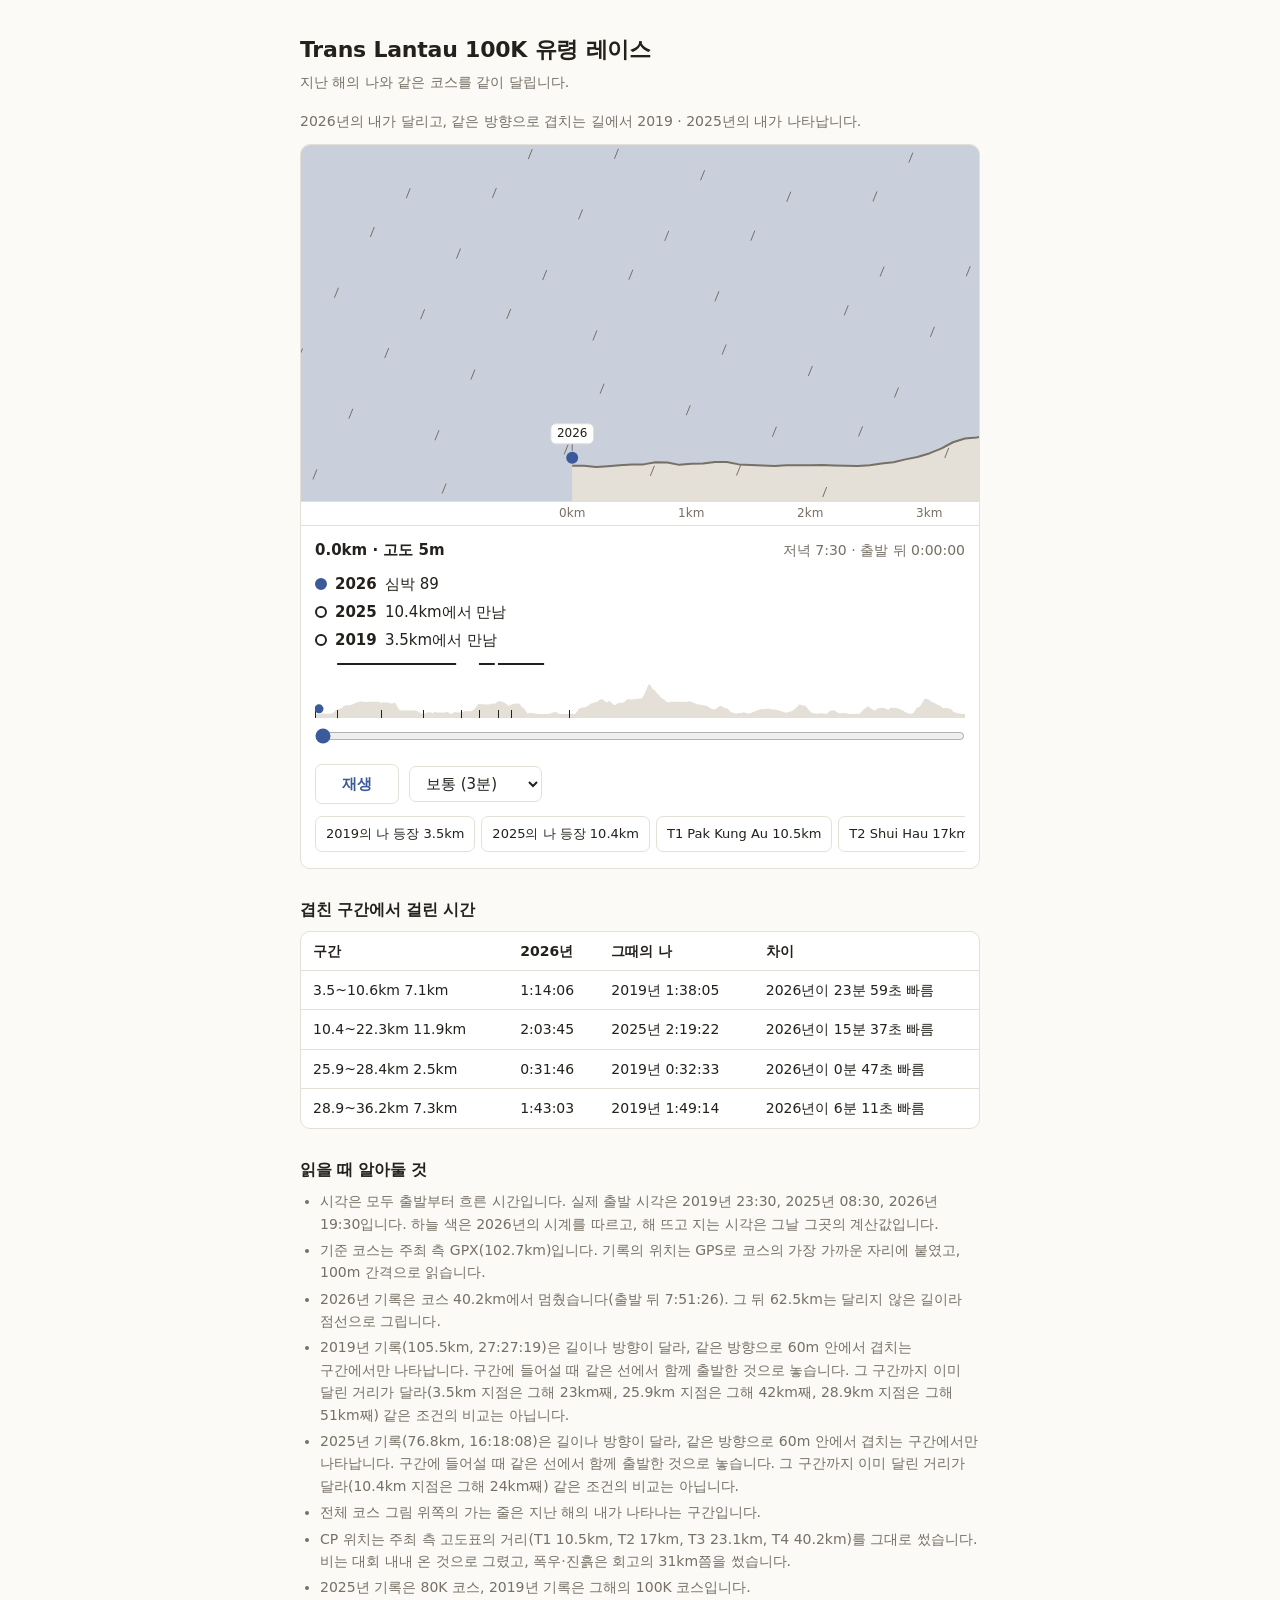
<file: ghost-race.html>
﻿<!doctype html>
<html lang="ko">
<head>
<meta charset="utf-8">
<meta name="viewport" content="width=device-width, initial-scale=1">
<title>Trans Lantau 100K 유령 레이스</title>
<style>
*{box-sizing:border-box}
:root{
  --bg:#fbfaf7;--card:#ffffff;--line:#e4e0d8;--text:#24211c;--muted:#767065;--accent:#3a5a9b;
  --sky-night:#c9cfdb;--sky-dawn:#f1e2d0;--sky-day:#e4edf3;--sky-dusk:#efd9c9;
}
@media (prefers-color-scheme: dark){
  :root{
    --bg:#171915;--card:#1f221d;--line:#333730;--text:#e8e5de;--muted:#9b968c;--accent:#8fa8db;
    --sky-night:#12151c;--sky-dawn:#2a2622;--sky-day:#1f2830;--sky-dusk:#2b2420;
  }
}
body{margin:0;padding:32px 20px 72px;background:var(--bg);color:var(--text);font:15px/1.6 system-ui,-apple-system,"Segoe UI","Malgun Gothic",sans-serif;word-break:keep-all;overflow-wrap:anywhere}
main{max-width:680px;margin:0 auto}
h1{font-size:22px;font-weight:600;letter-spacing:-0.01em;margin:0 0 4px}
h2{font-size:18px;font-weight:600;letter-spacing:-0.01em;margin:40px 0 4px}
h3{font-size:16px;font-weight:600;letter-spacing:-0.01em;margin:28px 0 8px}
.races{display:flex;gap:6px;overflow-x:auto;padding:2px 0;margin:0 0 10px}
.races[hidden]{display:none}
.races button{flex:0 0 auto;font-size:14px;padding:6px 10px;white-space:nowrap}
.races button.on{border:2px solid var(--accent);color:var(--accent);font-weight:600;padding:5px 9px}
#rtag{margin:0 0 12px}
.meta{color:var(--muted);font-size:14px;margin:0 0 16px}
.stage{background:var(--card);border:1px solid var(--line);border-radius:10px;overflow:hidden}
#scene{display:block;width:100%;height:clamp(240px,68vw,380px)}
.view{position:relative}
#shot{position:absolute;top:8px;left:50%;transform:translateX(-50%);margin:0;max-width:92%;background:var(--card);border:1px solid var(--line);border-radius:8px;overflow:hidden;opacity:0;transition:opacity .35s;pointer-events:none}
#shot.on{opacity:1}
#shot img{display:block;width:auto;height:auto;max-width:100%;max-height:clamp(130px,38vw,215px)}
#shot figcaption{font-size:12px;line-height:1.4;padding:3px 8px;color:var(--muted);white-space:nowrap;overflow:hidden;text-overflow:ellipsis}
.shots{display:grid;grid-template-columns:repeat(auto-fill,minmax(140px,1fr));gap:8px;align-items:start}
.shots figure{margin:0;background:var(--card);border:1px solid var(--line);border-radius:10px;overflow:hidden}
.shots img{display:block;width:100%;height:auto}
.js .shots img{cursor:pointer}
.shots figcaption{font-size:13px;color:var(--muted);padding:4px 8px}
.panel{padding:12px 14px 14px;display:grid;gap:10px;border-top:1px solid var(--line)}
.now{display:flex;justify-content:space-between;align-items:baseline;gap:12px;flex-wrap:wrap;font-size:14px;color:var(--muted);font-variant-numeric:tabular-nums}
.now strong{color:var(--text);font-weight:600;font-size:15px}
.rows{display:grid;gap:4px;margin:0;padding:0;list-style:none}
.rows li{display:flex;align-items:center;gap:2px 8px;flex-wrap:wrap;font-variant-numeric:tabular-nums}
.rows li span[id^=r]{white-space:nowrap}
.mark{width:12px;height:12px;border-radius:50%;flex:0 0 auto;border:2px solid var(--text)}
.mark.me{background:var(--accent);border-color:var(--accent)}
.who{font-weight:600;min-width:2.8em}
.note{color:var(--muted);font-size:13px}
#mini{display:block;width:100%;height:56px;touch-action:none;cursor:pointer}
input[type=range]{display:block;width:100%;margin:0;min-height:36px;accent-color:var(--accent)}
.ctl{display:flex;align-items:center;gap:10px;flex-wrap:wrap}
button,select{font:inherit;min-height:36px;padding:7px 12px;border:1px solid var(--line);background:var(--card);color:var(--text);border-radius:7px;cursor:pointer}
#play{min-width:84px;color:var(--accent);font-weight:600}
.chips{display:flex;gap:6px;overflow-x:auto;padding:2px 0}
.chips button{flex:0 0 auto;font-size:13px;padding:6px 10px;white-space:nowrap}
.tablewrap{overflow-x:auto;background:var(--card);border:1px solid var(--line);border-radius:10px}
table{border-collapse:collapse;width:100%;font-size:14px;font-variant-numeric:tabular-nums;overflow-wrap:break-word}
th,td{text-align:left;padding:8px 12px;border-bottom:1px solid var(--line)}
tr:last-child td{border-bottom:0}
th{font-weight:600}
td.km{color:var(--muted)}
ul.notes{margin:0;padding-left:20px;color:var(--muted);font-size:14px;display:grid;gap:4px}
html:not(.js) .stage,html:not(.js) .races,html:not(.js) #rtag{display:none}
.js .race{display:none}
.js .race.on{display:block}
.js .race>h2,.js .race>.tag{display:none}
@media (max-width:900px){th,td{word-break:normal;overflow-wrap:anywhere}}
@media (max-width:700px){body{padding:20px 14px 64px}th,td{padding:8px 8px}}
@media print{.ctl,.chips,#seek,.races,#rtag,#shot{display:none}.js .race,.js .race>h2,.js .race>.tag{display:block !important}}
</style>
</head>
<body>
<main>
  <h1>Trans Lantau 100K 유령 레이스</h1>
  <p class="meta">지난 해의 나와 같은 코스를 같이 달립니다.</p>

  <div id="app">
  <nav class="races" id="races" aria-label="대회 고르기"></nav>
  <p class="meta" id="rtag"></p>
  <div class="stage">
    <div class="view">
      <canvas id="scene" role="img" aria-label="능선 위를 달리는 여러 해의 나"></canvas>
      <figure id="shot" aria-hidden="true"><img id="shotimg" alt=""><figcaption id="shotcap"></figcaption></figure>
    </div>
    <div class="panel">
      <div class="now"><strong id="place">0.0km</strong><span id="cap"></span><span id="clock"></span></div>
      <ul class="rows" id="rows"></ul>
      <div>
        <canvas id="mini" aria-hidden="true"></canvas>
        <input type="range" id="seek" min="0" max="100" step="100" value="0" aria-label="코스 위 위치">
      </div>
      <div class="ctl">
        <button type="button" id="play">재생</button>
        <select id="speed" aria-label="재생 빠르기">
          <option value="60">빠르게 (1분)</option>
          <option value="180" selected>보통 (3분)</option>
          <option value="540">천천히 (9분)</option>
        </select>
      </div>
      <div class="chips" id="chips" aria-label="장면으로 건너뛰기"></div>
    </div>
  </div>

  <section class="race" id="race-translantau">
    <h2>Trans Lantau 100K</h2>
    <p class="meta tag">2026년의 내가 달리고, 같은 방향으로 겹치는 길에서 2019 · 2025년의 내가 나타납니다.</p>
    <h3>겹친 구간에서 걸린 시간</h3>
    <div class="tablewrap">
      <table>
        <thead><tr><th>구간</th><th>2026년</th><th>그때의 나</th><th>차이</th></tr></thead>
        <tbody>
        <tr><td>3.5~10.6km <span class="km">7.1km</span></td><td>1:14:06</td><td>2019년 1:38:05</td><td>2026년이 23분 59초 빠름</td></tr>
        <tr><td>10.4~22.3km <span class="km">11.9km</span></td><td>2:03:45</td><td>2025년 2:19:22</td><td>2026년이 15분 37초 빠름</td></tr>
        <tr><td>25.9~28.4km <span class="km">2.5km</span></td><td>0:31:46</td><td>2019년 0:32:33</td><td>2026년이 0분 47초 빠름</td></tr>
        <tr><td>28.9~36.2km <span class="km">7.3km</span></td><td>1:43:03</td><td>2019년 1:49:14</td><td>2026년이 6분 11초 빠름</td></tr>
        </tbody>
      </table>
    </div>
    <h3>읽을 때 알아둘 것</h3>
    <ul class="notes">
      <li>시각은 모두 출발부터 흐른 시간입니다. 실제 출발 시각은 2019년 23:30, 2025년 08:30, 2026년 19:30입니다. 하늘 색은 2026년의 시계를 따르고, 해 뜨고 지는 시각은 그날 그곳의 계산값입니다.</li>
      <li>기준 코스는 주최 측 GPX(102.7km)입니다. 기록의 위치는 GPS로 코스의 가장 가까운 자리에 붙였고, 100m 간격으로 읽습니다.</li>
      <li>2026년 기록은 코스 40.2km에서 멈췄습니다(출발 뒤 7:51:26). 그 뒤 62.5km는 달리지 않은 길이라 점선으로 그립니다.</li>
      <li>2019년 기록(105.5km, 27:27:19)은 길이나 방향이 달라, 같은 방향으로 60m 안에서 겹치는 구간에서만 나타납니다. 구간에 들어설 때 같은 선에서 함께 출발한 것으로 놓습니다. 그 구간까지 이미 달린 거리가 달라(3.5km 지점은 그해 23km째, 25.9km 지점은 그해 42km째, 28.9km 지점은 그해 51km째) 같은 조건의 비교는 아닙니다.</li>
      <li>2025년 기록(76.8km, 16:18:08)은 길이나 방향이 달라, 같은 방향으로 60m 안에서 겹치는 구간에서만 나타납니다. 구간에 들어설 때 같은 선에서 함께 출발한 것으로 놓습니다. 그 구간까지 이미 달린 거리가 달라(10.4km 지점은 그해 24km째) 같은 조건의 비교는 아닙니다.</li>
      <li>전체 코스 그림 위쪽의 가는 줄은 지난 해의 내가 나타나는 구간입니다.</li>
      <li>CP 위치는 주최 측 고도표의 거리(T1 10.5km, T2 17km, T3 23.1km, T4 40.2km)를 그대로 썼습니다. 비는 대회 내내 온 것으로 그렸고, 폭우·진흙은 회고의 31km쯤을 썼습니다.</li>
      <li>2025년 기록은 80K 코스, 2019년 기록은 그해의 100K 코스입니다.</li>
    </ul>
  </section>
  </div>
</main>
<script>
(function(){
  var ALL = [{"title":"Trans Lantau 100K 유령 레이스","tagline":"2026년의 내가 달리고, 같은 방향으로 겹치는 길에서 2019 · 2025년의 내가 나타납니다.","me":"2026","ghosts":["2025","2019"],"end":40200,"altMin":0,"altMax":1000,"sun":[6.58,17.7],"rainFrom":0,"chapters":[{"d":0,"label":"출발"},{"d":3500,"label":"2019의 나 등장"},{"d":10400,"label":"2025의 나 등장"},{"d":10500,"label":"T1 Pak Kung Au"},{"d":17000,"label":"T2 Shui Hau"},{"d":23100,"label":"T3 Shek Pik"},{"d":25900,"label":"2019의 나 등장"},{"d":28900,"label":"2019의 나 등장"},{"d":31000,"label":"폭우 · 진흙"},{"d":40200,"label":"T4 Tai O · 멈춘 곳"}],"step":100,"total":102700,"alt":[5,5,0,3,7,10,11,20,19,9,14,15,21,21,11,8,6,4,7,7,7,8,6,5,4,7,15,20,32,42,57,77,104,120,124,136,136,132,146,152,151,168,171,197,213,226,237,243,249,246,252,258,259,264,260,272,272,274,282,278,287,294,308,316,314,316,340,341,346,356,362,374,376,373,369,369,365,354,350,345,346,350,357,363,358,356,366,358,358,359,358,362,366,369,365,357,362,358,360,368,356,352,345,347,340,333,336,339,342,338,338,340,339,332,336,333,327,320,313,308,310,309,306,310,317,334,349,337,299,256,214,181,146,132,112,108,110,108,106,104,104,106,109,110,110,107,105,103,100,102,103,104,106,106,103,102,101,105,105,108,107,100,79,71,53,42,37,31,17,15,18,13,12,15,17,27,38,43,48,49,55,58,59,48,27,12,14,37,57,70,69,49,47,43,40,43,38,42,43,39,38,35,35,33,44,49,49,51,51,55,56,45,25,9,8,5,5,14,27,39,39,48,62,60,49,44,40,48,46,43,39,53,69,68,69,75,85,87,78,70,70,79,94,95,94,78,74,81,83,101,131,145,158,166,200,221,251,254,294,298,298,297,292,293,289,286,282,285,275,270,276,267,276,283,289,291,289,292,284,307,298,290,299,301,300,310,325,350,361,372,385,384,380,374,371,364,357,357,336,327,321,314,304,289,268,249,238,254,265,270,280,292,294,304,306,302,300,296,300,311,317,315,300,291,276,246,217,203,209,191,171,150,127,93,49,21,9,24,34,34,31,26,27,18,15,24,23,18,5,5,4,5,1,0,0,0,0,0,0,6,2,6,7,2,3,4,3,7,8,7,8,9,5,5,15,38,44,49,48,45,49,57,56,30,16,3,3,0,0,0,0,0,0,0,0,0,1,1,1,0,0,9,8,2,4,5,5,2,0,1,1,2,16,45,73,101,129,155,165,167,173,182,183,190,193,195,199,206,209,214,214,226,248,269,288,298,303,319,319,328,336,337,344,352,350,352,362,369,396,422,427,431,436,433,421,409,413,418,385,351,333,339,346,366,386,394,382,357,336,319,296,281,272,259,266,276,288,297,305,315,320,323,325,333,327,324,325,332,347,363,382,390,417,433,440,441,434,432,429,428,428,430,438,441,436,436,438,443,443,444,445,447,453,454,454,459,459,475,500,530,577,604,637,694,751,790,824,863,892,888,853,817,799,772,729,711,710,698,674,630,616,610,598,565,512,506,496,494,477,449,443,440,420,403,373,367,340,334,335,347,346,350,354,369,366,356,363,356,357,365,368,364,357,353,366,359,360,361,357,356,366,360,357,351,343,351,346,360,362,372,368,373,374,373,361,354,351,343,343,320,318,317,306,293,290,276,283,279,271,271,261,261,267,259,255,252,246,247,244,238,226,217,204,178,168,155,150,153,140,131,131,123,137,149,172,184,194,209,217,225,265,259,246,212,200,194,193,189,176,169,164,164,159,141,125,109,82,45,44,44,42,41,30,21,17,11,5,4,15,26,23,25,26,28,31,40,46,56,54,44,40,31,24,17,12,14,18,20,38,46,43,39,38,61,80,90,90,93,99,112,125,127,133,134,144,149,152,149,139,143,151,150,146,151,156,159,167,161,165,152,150,143,141,128,132,138,138,126,123,115,116,116,108,104,100,88,73,78,80,72,64,62,54,49,39,36,37,50,53,70,69,70,72,78,93,103,118,124,147,159,192,195,213,252,259,277,268,271,273,245,222,244,267,270,254,232,205,191,166,147,121,89,75,69,55,43,25,11,6,20,17,2,0,0,3,13,12,12,23,24,19,16,13,13,14,18,15,3,6,7,21,32,58,82,97,107,100,100,104,113,111,100,95,88,75,52,42,32,20,18,21,19,19,28,29,23,24,26,32,35,19,5,5,3,1,2,5,3,4,0,0,0,3,1,1,7,7,9,8,8,8,9,18,36,79,92,119,139,140,156,169,187,203,227,235,219,199,180,169,152,139,123,115,107,101,102,121,133,144,161,173,173,166,165,175,172,174,173,168,170,174,170,148,145,141,132,124,143,156,181,180,182,186,190,190,182,172,171,170,177,174,171,171,150,137,133,124,114,113,96,89,73,60,52,47,34,28,28,10,7,10,11,10,14,14,22,36,58,100,141,175,192,208,207,189,196,233,257,283,307,343,383,401,448,455,442,440,437,437,435,427,408,386,362,352,351,340,333,325,313,312,310,298,275,265,257,251,247,234,222,207,188,180,171,167,167,179,178,174,172,169,168,165,165,165,147,124,99,77,60,52,53,42,29,21,15,17,22,16,9,8,4,3,3,3,3,4,4],"runs":{"2026":{"date":"2026-11-13","start":"19:30:06","elapsed":28286,"t":[0,27,60,97,129,160,196,235,288,321,353,396,433,468,500,536,566,602,631,670,704,740,774,804,837,867,939,973,1053,1113,1202,1271,1370,1451,1514,1564,1617,1675,1720,1780,1825,1879,1962,2041,2124,2191,2274,2344,2403,2471,2528,2610,2671,2736,2804,2848,2938,2985,3046,3102,3164,3241,3298,3372,3440,3506,3600,3668,3717,3787,3870,3922,3993,4050,4104,4185,4233,4300,4346,4421,4474,4524,4584,4653,4720,4774,4828,4892,4949,5001,5049,5110,5179,5236,5291,5346,5399,5458,5528,5613,5686,5748,5799,5853,5902,5955,6010,6068,6125,6187,6230,6280,6325,6386,6444,6492,6539,6579,6637,6713,6814,6873,6938,6992,7040,7120,7202,7277,7354,7436,7515,7595,7686,7740,7813,7856,7902,7944,7991,8034,8077,8119,8164,8203,8244,8285,8326,8369,8407,8450,8488,8533,8574,8612,8653,8696,8735,8780,8821,8868,8907,8945,9007,9083,9159,9230,9281,9333,9395,9471,9526,9572,9611,9886,9960,10023,10097,10169,10231,10280,10317,10377,10430,10482,10553,10653,10719,10857,10954,11078,11152,11220,11304,11359,11414,11470,11526,11586,11648,11712,11778,11848,11919,11974,12052,12133,12190,12251,12308,12369,12465,12547,12613,12674,12724,12779,12828,12887,12988,13069,13132,13208,13278,13327,13374,13418,13460,13506,13558,13601,13642,13702,13933,13996,14054,14127,14194,14260,14309,14350,14397,14463,14552,14608,14649,14694,14745,14788,14838,14937,15109,15197,15306,15441,15553,15700,15827,15970,16059,16158,16227,16296,16356,16432,16522,16583,16642,16714,16787,16895,16978,17044,17110,17181,17243,17317,17382,17467,17537,17663,17766,17835,17906,18001,18064,18178,18281,18380,18493,18597,18716,18771,18834,18903,18996,19060,19141,19242,19355,19456,19533,19617,19688,19777,19884,20029,20139,20254,20375,20487,20571,20695,20797,20908,21001,21092,21170,21257,21348,21467,21558,21661,21757,21853,21943,22059,22153,22272,22382,22467,22567,22654,22749,22912,23052,23203,23295,23358,23419,23474,23535,23613,23663,23714,23762,23817,23879,23932,23990,24037,24103,24164,24224,24289,24330,24380,24428,24473,24523,24579,24632,24681,24780,24825,24880,24924,24972,25030,25081,25133,25181,25244,25305,25375,25443,25714,25806,25965,26043,26107,26177,26282,26385,26504,26608,26729,26784,26844,26917,26964,27027,27079,27144,27207,27263,27327,27372,27449,27510,27561,27624,27668,27725],"hr":[89,112,143,147,151,155,146,150,157,153,154,158,157,157,156,154,151,152,152,157,155,156,155,153,155,155,153,152,159,146,163,162,159,161,162,156,157,155,156,158,155,159,157,161,161,157,152,151,153,153,158,154,153,153,152,154,154,152,150,151,153,152,155,157,154,157,153,157,154,155,156,157,150,153,154,149,156,160,153,146,153,153,156,152,155,153,153,156,149,152,148,153,152,152,141,139,145,147,147,150,139,142,143,145,141,136,142,149,146,150,148,145,146,149,141,146,142,145,143,149,153,146,152,152,151,154,150,145,141,146,151,148,146,143,140,143,150,150,150,149,149,148,149,147,147,149,148,146,148,149,147,145,149,147,147,152,147,146,146,145,144,147,132,142,130,125,137,138,130,131,141,141,140,120,129,136,137,143,139,140,141,140,139,137,134,128,140,150,144,141,137,124,122,140,139,130,136,143,138,137,127,129,143,134,139,133,131,138,143,140,142,126,135,138,138,142,140,134,141,135,134,137,136,132,132,134,136,137,135,136,136,130,110,124,135,136,130,128,125,125,134,134,134,127,128,127,132,136,137,140,137,135,135,136,136,139,136,136,134,132,121,127,129,127,131,132,131,128,127,137,135,128,134,132,135,134,130,134,137,127,133,137,132,137,139,137,134,134,133,135,136,127,124,124,131,128,121,135,120,116,121,117,126,121,120,120,119,132,130,127,126,130,124,123,126,113,114,112,129,130,116,122,101,92,86,84,102,98,128,112,92,88,83,113,89,120,151,152,139,122,120,129,121,121,124,124,120,121,120,124,131,117,125,125,126,130,129,128,128,123,119,117,115,122,123,124,129,130,125,125,123,116,116,112,120,119,116,119,112,114,118,126,111,106,107,114,118,113,119,121,111,112,112,111,114,109,119,106,111,119,122,123,120],"diff":[]},"2019":{"date":"2019-03-01","start":"23:30:12","elapsed":98839,"sections":[{"a":3500,"b":10600,"t":[14897,14993,15080,15150,15234,15298,15358,15465,15573,15687,15785,15888,15976,16042,16122,16204,16308,16388,16477,16561,16623,16710,16791,16871,16940,17046,17127,17208,17301,17378,17475,17578,17681,17761,17832,17934,18004,18075,18161,18243,18322,18388,18462,18529,18611,18682,18748,18825,18925,19007,19090,19174,19249,19318,19370,19432,19494,19575,19643,19714,19785,19845,19916,19997,20076,20180,20242,20313,20380,20435,20667,20782],"before":22968},{"a":25900,"b":28400,"t":[33320,33381,33478,33551,33649,33742,33809,33865,33932,34002,34109,34201,34256,34326,34395,34460,34537,34596,34683,34755,34861,34973,35042,35115,35200,35273],"before":42047},{"a":28900,"b":36200,"t":[41666,41841,41914,41998,42091,42195,42313,42382,42497,42597,42682,42753,42841,42913,42992,43096,43209,43313,43446,43585,43696,43791,43881,43995,44109,44197,44278,44358,44403,44500,44635,44713,44792,44848,44916,44994,45074,45143,45203,45314,45390,45482,45557,45656,45800,45941,46091,46195,46292,46362,46437,46519,46606,46671,46742,46806,46867,46943,47027,47103,47169,47244,47310,47550,47623,47698,47762,47828,47893,47969,48028,48096,48165,48220],"before":50847}]},"2025":{"date":"2025-11-15","start":"08:30:04","elapsed":58688,"sections":[{"a":10400,"b":22300,"t":[17778,18360,18452,18507,18567,18634,18678,18727,18782,18840,18888,18937,18984,19026,19078,19159,19269,19345,19411,19480,19532,19616,19697,19774,19846,19938,20028,20123,20211,20273,20335,20382,20426,20477,20527,20575,20631,20674,20720,20763,20812,20855,20899,20946,20991,21030,21076,21124,21167,21209,21256,21301,21348,21388,21439,21482,21531,21571,21637,21703,21770,21839,21883,21929,21982,22039,22086,22161,22805,22890,22963,23032,23109,23179,23236,23282,23325,23382,23433,23483,23554,23632,23699,23837,23951,24057,24130,24187,24265,24315,24359,24413,24464,24529,24588,24632,24695,24754,24822,24874,24948,25021,25073,25129,25182,25247,25325,25398,25458,25522,25569,25618,25666,25716,25813,25891,25956,26028,26092,26140],"before":23892}]}},"slug":"translantau","name":"Trans Lantau 100K","short":"Trans Lantau"}];
  var $ = function(id){ return document.getElementById(id); };
  var live = null, current = null;

  // 대회 하나를 화면에 올린다. signal이 끊기면 이 대회의 듣는 귀와 재생이 모두 멈춘다.
  function mount(D, signal){
  var on = {signal: signal};
  var STEP = D.step, TOTAL = D.total, ALT = D.alt, N = ALT.length, RUNS = D.runs;
  var ME = D.me, GHOSTS = D.ghosts;
  var END = D.end, DNF = END < TOTAL;        // 내가 닿은 마지막 자리. 완주면 코스 끝
  var MY_END = RUNS[ME].elapsed;
  var T_END = MY_END;
  GHOSTS.forEach(function(y){ if (!RUNS[y].sections) T_END = Math.max(T_END, RUNS[y].elapsed); });
  var ALT_MAX = D.altMax, ALT_MIN = D.altMin || 0, SUN = D.sun;
  var RAIN_FROM = D.rainFrom == null ? Infinity : D.rainFrom;

  var scene = $('scene'), mini = $('mini'), seek = $('seek');
  var t = 0, playing = false, last = 0, C = {}, dragging = false;
  // 사진은 이 대회 구역의 <img>에서 읽는다(같은 그림을 두 번 싣지 않으려고)
  var SHOTS = [].map.call(document.querySelectorAll('#race-' + D.slug + ' .shots img'), function(im){
    return {d: +im.dataset.d, cap: im.dataset.cap, el: im};
  }), shown = null;

  function startSec(y){ var p = RUNS[y].start.split(':'); return (+p[0]) * 3600 + (+p[1]) * 60 + (+p[2]); }
  function interp(arr, d){
    var n = arr.length, x = Math.max(0, Math.min(n - 1, d / STEP)), i = Math.min(n - 2, Math.floor(x));
    return arr[i] + (arr[i + 1] - arr[i]) * (x - i);
  }
  // 오름차순 시각 배열에서 time이 몇 번째 칸인지(소수)
  function invert(a, time){
    var n = a.length;
    if (time <= a[0]) return 0;
    if (time >= a[n - 1]) return n - 1;
    var lo = 0, hi = n - 1;
    while (hi - lo > 1){ var m = (lo + hi) >> 1; if (a[m] <= time) lo = m; else hi = m; }
    var span = a[hi] - a[lo];
    return lo + (span > 0 ? (time - a[lo]) / span : 0);
  }
  function altAt(d){ return interp(ALT, d); }
  function timeAt(y, d){ return interp(RUNS[y].t, d); }
  function hrAt(y, d){ var a = RUNS[y].hr; return a ? a[Math.max(0, Math.min(a.length - 1, Math.round(d / STEP)))] : null; }
  function posAt(y, time){ return invert(RUNS[y].t, time) * STEP; }
  function inDiff(y, d){
    var r = RUNS[y].diff || [];
    for (var i = 0; i < r.length; i++) if (d >= r[i][0] && d <= r[i][1]) return true;
    return false;
  }
  // 유령의 지금 상태. 전 구간 유령은 출발부터 같이 달리고, 구간 유령은 겹치는 길에 내가 들어설 때 같은 선에서 출발한다.
  // gap은 같은 자리를 지난 시각 차이(초). 음수면 유령이 앞.
  function ghost(y, time){
    var r = RUNS[y], dMe = posAt(ME, time), tMe = Math.min(time, MY_END), d;
    if (!r.sections){
      d = posAt(y, time);
      if (r.end != null){        // 기록이 중간에 끝난 해: 끝난 뒤에는 사라진다
        if (time > r.t[r.t.length - 1]) return {on: false, over: true};
        return {on: true, d: d, gap: dMe <= r.end ? timeAt(y, dMe) - tMe : null, done: false, diff: inDiff(y, d)};
      }
      return {on: true, d: d, gap: timeAt(y, dMe) - tMe, done: d >= TOTAL, diff: inDiff(y, dMe) || (d < TOTAL && inDiff(y, d))};
    }
    var cur = null, prev = null, next = null;
    for (var i = 0; i < r.sections.length; i++){
      var s = r.sections[i], t0 = timeAt(ME, s.a);
      if (time < t0){ next = s; break; }
      if (cur) prev = cur;
      var until = t0 + Math.max(timeAt(ME, s.b) - t0, s.t[s.t.length - 1] - s.t[0]);
      if (time <= until || (time >= MY_END && s.b >= END)) cur = s; else { cur = null; prev = s; }
    }
    if (!cur) return {on: false, prev: prev, next: next};
    var e0 = timeAt(ME, cur.a), at = Math.min(dMe, cur.b);
    d = cur.a + invert(cur.t, cur.t[0] + (time - e0)) * STEP;
    return {on: true, sec: cur, d: d, gap: (interp(cur.t, at - cur.a) - cur.t[0]) - (timeAt(ME, at) - e0), done: d >= cur.b, meOut: dMe >= cur.b};
  }
  function secResult(y, s){ return (s.t[s.t.length - 1] - s.t[0]) - (timeAt(ME, s.b) - timeAt(ME, s.a)); }
  function pad(n){ return (n < 10 ? '0' : '') + n; }
  function hms(s){ s = Math.max(0, Math.round(s)); return Math.floor(s / 3600) + ':' + pad(Math.floor(s % 3600 / 60)) + ':' + pad(s % 60); }
  function span(s){
    s = Math.round(Math.abs(s));
    if (s < 60) return s + '초';
    if (s < 3600) return Math.floor(s / 60) + '분 ' + pad(s % 60) + '초';
    return Math.floor(s / 3600) + '시간 ' + pad(Math.floor(s % 3600 / 60)) + '분';
  }
  function gapText(g){ return Math.abs(g) < 1 ? '나란히' : span(g) + (g < 0 ? ' 앞' : ' 뒤'); }
  function clockHour(time){ return ((startSec(ME) + time) / 3600) % 24; }
  function clockText(time){
    var s = (startSec(ME) + time) % 86400, h = Math.floor(s / 3600), m = Math.floor(s % 3600 / 60);
    var part = h < 5 ? '밤' : h < 12 ? '오전' : h < 18 ? '오후' : h < 21 ? '저녁' : '밤';
    var h12 = h % 12 === 0 ? 12 : h % 12;
    return part + ' ' + h12 + ':' + pad(m);
  }
  function rnd(i){ var v = Math.sin(i * 12.9898 + 4.1) * 43758.5453; return v - Math.floor(v); }
  function km(d){ return (d / 1000).toFixed(1) + 'km'; }
  function kmRange(s){ return (s.a / 1000).toFixed(1) + '~' + km(s.b); }

  function hex(c){
    c = c.trim().replace('#', '');
    if (c.length === 3) c = c[0] + c[0] + c[1] + c[1] + c[2] + c[2];
    return [parseInt(c.slice(0, 2), 16), parseInt(c.slice(2, 4), 16), parseInt(c.slice(4, 6), 16)];
  }
  function mix(a, b, f){
    return 'rgb(' + Math.round(a[0] + (b[0] - a[0]) * f) + ',' + Math.round(a[1] + (b[1] - a[1]) * f) + ',' + Math.round(a[2] + (b[2] - a[2]) * f) + ')';
  }
  function readTokens(){
    var cs = getComputedStyle(document.documentElement);
    ['bg', 'card', 'line', 'text', 'muted', 'accent'].forEach(function(k){ C[k] = cs.getPropertyValue('--' + k).trim(); });
    ['night', 'dawn', 'day', 'dusk'].forEach(function(k){ C[k] = hex(cs.getPropertyValue('--sky-' + k)); });
  }
  // SUN = [해 뜨는 시, 해 지는 시] (대회 날 그곳의 어림값)
  var SKY = [[0, 'night'], [SUN[0] - 0.57, 'night'], [SUN[0], 'dawn'], [SUN[0] + 0.83, 'day'], [SUN[1] - 0.8, 'day'], [SUN[1], 'dusk'], [SUN[1] + 0.8, 'night'], [24, 'night']];
  function skyAt(h){
    for (var i = 0; i < SKY.length - 1; i++){
      if (h >= SKY[i][0] && h <= SKY[i + 1][0]){
        var f = (h - SKY[i][0]) / (SKY[i + 1][0] - SKY[i][0] || 1);
        return mix(C[SKY[i][1]], C[SKY[i + 1][1]], f);
      }
    }
    return mix(C.night, C.night, 0);
  }

  function fit(cv){
    var r = cv.getBoundingClientRect(), dpr = window.devicePixelRatio || 1;
    var w = Math.max(1, Math.round(r.width * dpr)), h = Math.max(1, Math.round(r.height * dpr));
    if (cv.width !== w || cv.height !== h){ cv.width = w; cv.height = h; }
    var ctx = cv.getContext('2d');
    ctx.setTransform(dpr, 0, 0, dpr, 0, 0);
    return {ctx: ctx, W: r.width, H: r.height};
  }
  function box(ctx, x, y, w, h, r){
    ctx.beginPath();
    if (ctx.roundRect) ctx.roundRect(x, y, w, h, r); else ctx.rect(x, y, w, h);
  }
  function pill(ctx, text, cx, cy, W, align){
    ctx.font = '12px system-ui, -apple-system, "Segoe UI", "Malgun Gothic", sans-serif';
    var w = ctx.measureText(text).width + 12, h = 20;
    var x = align === 'left' ? cx : align === 'right' ? cx - w : cx - w / 2;
    x = Math.max(4, Math.min(W - w - 4, x));
    box(ctx, x, cy - h / 2, w, h, 5);
    ctx.fillStyle = C.card; ctx.fill();
    ctx.strokeStyle = C.line; ctx.lineWidth = 1; ctx.stroke();
    ctx.fillStyle = C.text; ctx.textAlign = 'left'; ctx.textBaseline = 'middle';
    ctx.fillText(text, x + 6, cy + 0.5);
  }

  function drawScene(){
    var f = fit(scene), ctx = f.ctx, W = f.W, H = f.H;
    var strip = 24, top = 84, bottom = H - strip - 34;
    var mPerPx = (ALT_MAX - ALT_MIN) / (bottom - top), winM = W * mPerPx * 2;
    var dMe = posAt(ME, t), left = dMe - winM * 0.4;
    var X = function(d){ return (d - left) / winM * W; };
    var Y = function(a){ return bottom - (a - ALT_MIN) / (ALT_MAX - ALT_MIN) * (bottom - top); };
    var h = clockHour(t);

    ctx.clearRect(0, 0, W, H);
    ctx.fillStyle = skyAt(h); ctx.fillRect(0, 0, W, H - strip);

    var day = h > SUN[0] && h < SUN[1], raining = dMe >= RAIN_FROM && t < MY_END;
    if (raining){
      // 비 오는 동안에는 해·달·별을 그리지 않는다
    } else if (day){
      var p = (h - SUN[0]) / (SUN[1] - SUN[0]);
      ctx.beginPath(); ctx.arc(W * (0.1 + 0.8 * p), 64 - Math.sin(p * Math.PI) * 40, 9, 0, Math.PI * 2);
      ctx.strokeStyle = C.muted; ctx.lineWidth = 1.5; ctx.stroke();
    } else {
      ctx.fillStyle = C.muted;
      for (var s = 0; s < 18; s++){
        ctx.beginPath(); ctx.arc(rnd(s) * W, 8 + rnd(s + 50) * 64, 1, 0, Math.PI * 2); ctx.fill();
      }
      ctx.beginPath(); ctx.arc(W * 0.6, 30, 8, 0, Math.PI * 2);
      ctx.fillStyle = C.card; ctx.fill(); ctx.strokeStyle = C.muted; ctx.lineWidth = 1.5; ctx.stroke();
    }

    var d0 = Math.max(0, Math.floor(left / STEP) * STEP), d1 = Math.min(TOTAL, Math.ceil((left + winM) / STEP) * STEP);
    if (d1 > d0){
      ctx.beginPath(); ctx.moveTo(X(d0), H - strip);
      for (var d = d0; d <= d1; d += STEP) ctx.lineTo(X(d), Y(altAt(d)));
      ctx.lineTo(X(d1), H - strip); ctx.closePath();
      ctx.fillStyle = C.line; ctx.fill();
      // 달린 길은 실선, 달리지 않은 길은 점선
      var ridge = function(a, b, dash){
        if (b <= a) return;
        ctx.beginPath();
        for (var q = a; q <= b; q += STEP){ if (q === a) ctx.moveTo(X(q), Y(altAt(q))); else ctx.lineTo(X(q), Y(altAt(q))); }
        ctx.setLineDash(dash ? [2, 5] : []);
        ctx.strokeStyle = C.muted; ctx.lineWidth = 2; ctx.lineJoin = 'round'; ctx.stroke(); ctx.setLineDash([]);
      };
      ridge(d0, Math.min(d1, END), false); ridge(Math.max(d0, END), d1, true);
    }

    if (raining){
      ctx.strokeStyle = C.muted; ctx.lineWidth = 1; ctx.beginPath();
      var drift = (performance.now() / 6) % 40;
      for (var r = 0; r < 46; r++){
        var rx = (r * 61 % 100) / 100 * (W + 40) - 20, ry = ((r * 37 % 100) / 100 * (H - strip) + drift * (1 + r % 3)) % (H - strip);
        ctx.moveTo(rx, ry); ctx.lineTo(rx - 4, ry + 10);
      }
      ctx.stroke();
    }

    D.chapters.forEach(function(c){
      if (/추월/.test(c.label) || c.d === 0) return;
      var x = X(c.d);
      if (x < 0 || x > W) return;
      var span = winM * 60 / W;
      var gy = Math.max(Y(altAt(c.d - span)), Y(altAt(c.d)), Y(altAt(c.d + span)));
      pill(ctx, c.label, x, gy + 20, W);
    });

    var low = altAt(dMe) < (ALT_MIN + ALT_MAX) / 2;
    var edgeY = low ? 16 : H - strip - 16, nL = 0, nR = 0, dir = low ? 1 : -1;
    var drawRunner = function(y, lift, d, me, dashed){
      var x = X(d);
      if (x < 8 || x > W - 8){
        var gapKm = Math.abs(d - dMe) / 1000;
        if (x > W - 8){ pill(ctx, y + ' · ' + gapKm.toFixed(1) + 'km 앞 →', W - 4, edgeY + dir * 24 * nR, W, 'right'); nR++; }
        else { pill(ctx, '← ' + y + ' · ' + gapKm.toFixed(1) + 'km 뒤', 4, edgeY + dir * 24 * nL, W, 'left'); nL++; }
        return;
      }
      var gy = Y(altAt(d)) - 8;
      ctx.beginPath(); ctx.moveTo(x, gy - 7); ctx.lineTo(x, gy - lift + 10);
      ctx.strokeStyle = C.muted; ctx.lineWidth = 1; ctx.stroke();
      ctx.beginPath(); ctx.arc(x, gy, 6, 0, Math.PI * 2);
      if (me){ ctx.fillStyle = C.accent; ctx.fill(); }
      else {
        if (dashed) ctx.setLineDash([3, 3]);
        ctx.strokeStyle = C.text; ctx.lineWidth = 2; ctx.stroke(); ctx.setLineDash([]);
      }
      pill(ctx, y, x, gy - lift, W);
    };
    for (var gi = GHOSTS.length - 1; gi >= 0; gi--){
      var g = ghost(GHOSTS[gi], t);
      if (g.on) drawRunner(GHOSTS[gi], 46 + 22 * gi, g.d, false, !g.sec && inDiff(GHOSTS[gi], g.d));
    }
    drawRunner(ME, 24, dMe, true, false);

    ctx.fillStyle = C.card; ctx.fillRect(0, H - strip, W, strip);
    ctx.strokeStyle = C.line; ctx.lineWidth = 1; ctx.beginPath(); ctx.moveTo(0, H - strip + 0.5); ctx.lineTo(W, H - strip + 0.5); ctx.stroke();
    ctx.font = '12px system-ui, -apple-system, "Segoe UI", "Malgun Gothic", sans-serif';
    ctx.fillStyle = C.muted; ctx.textAlign = 'center'; ctx.textBaseline = 'middle';
    var every = (1000 / winM * W) < 48 ? 2 : 1;
    for (var k = Math.max(0, Math.ceil(left / 1000)); k * 1000 <= Math.min(TOTAL, left + winM); k++){
      if (k % every) continue;
      var kx = X(k * 1000);
      if (kx < 20 || kx > W - 20) continue;
      ctx.fillText(k + 'km', kx, H - strip / 2 + 1);
    }
  }

  function drawMini(){
    var f = fit(mini), ctx = f.ctx, W = f.W, H = f.H;
    var X = function(d){ return d / TOTAL * W; };
    var Y = function(a){ return H - 4 - (a - ALT_MIN) / (ALT_MAX - ALT_MIN) * (H - 22); };
    var dMe = posAt(ME, t);
    ctx.clearRect(0, 0, W, H);
    var area = function(to, color){
      ctx.beginPath(); ctx.moveTo(0, H);
      for (var i = 0; i < N && i * STEP <= to; i += 3) ctx.lineTo(X(i * STEP), Y(ALT[i]));
      ctx.lineTo(X(to), Y(altAt(to))); ctx.lineTo(X(to), H); ctx.closePath();
      ctx.fillStyle = color; ctx.fill();
    };
    area(TOTAL, C.line); area(dMe, C.muted);
    ctx.strokeStyle = C.text; ctx.lineWidth = 1;
    D.chapters.forEach(function(c){
      var x = Math.max(0.5, Math.min(W - 0.5, Math.round(X(c.d)) + 0.5));
      ctx.beginPath(); ctx.moveTo(x, H - 8); ctx.lineTo(x, H); ctx.stroke();
    });
    GHOSTS.forEach(function(y){
      // 구간 유령이 나타나는 길은 위쪽에 가는 줄로 표시
      (RUNS[y].sections || []).forEach(function(s){
        ctx.beginPath(); ctx.moveTo(X(s.a), 2); ctx.lineTo(Math.max(X(s.a) + 2, X(s.b)), 2);
        ctx.strokeStyle = C.text; ctx.lineWidth = 2; ctx.stroke();
      });
      var g = ghost(y, t);
      if (!g.on) return;
      ctx.beginPath(); ctx.arc(Math.max(4, Math.min(W - 4, X(g.d))), Y(altAt(g.d)) - 5, 3.5, 0, Math.PI * 2);
      ctx.fillStyle = C.card; ctx.fill(); ctx.strokeStyle = C.text; ctx.lineWidth = 1.5; ctx.stroke();
    });
    // 사진이 있는 자리는 위쪽에 작은 네모
    ctx.strokeStyle = C.text; ctx.lineWidth = 1;
    SHOTS.forEach(function(s){ ctx.strokeRect(Math.round(X(s.d)) - 1.5, 6.5, 3, 3); });
    ctx.beginPath(); ctx.arc(Math.max(4, Math.min(W - 4, X(dMe))), Y(altAt(dMe)) - 5, 4.5, 0, Math.PI * 2);
    ctx.fillStyle = C.accent; ctx.fill();
  }

  function setText(id, v){ var el = $(id); if (el.textContent !== v) el.textContent = v; }
  function readout(){
    var dMe = posAt(ME, t), tMe = Math.min(t, MY_END);
    setText('place', km(dMe) + ' · 고도 ' + Math.round(altAt(dMe)).toLocaleString('ko-KR') + 'm');
    setText('clock', clockText(tMe) + ' · 출발 뒤 ' + hms(tMe));
    var cap = '';
    D.chapters.forEach(function(c){ if (Math.abs(c.d - dMe) <= 500 && c.d > 0) cap = c.label; });
    if (t >= MY_END) cap = DNF ? '멈춤' : '결승';
    setText('cap', cap);
    var hr = hrAt(ME, dMe);
    setText('r' + ME, t >= MY_END ? (DNF ? km(END) + '에서 멈춤 ' : '결승 ') + hms(MY_END) : hr == null ? '달리는 중' : '심박 ' + hr);
    GHOSTS.forEach(function(y){
      var g = ghost(y, t), txt, note;
      if (g.on && g.sec){
        txt = gapText(g.gap);
        note = kmRange(g.sec) + ' 구간' + (g.meOut ? ' 결과' : g.done ? ' · 먼저 지나감' : ' · 약 ' + (Math.abs(g.d - dMe) / 1000).toFixed(1) + 'km');
      } else if (g.over){
        txt = km(RUNS[y].end) + '에서 기록 끝'; note = '';
      } else if (g.on){
        txt = g.gap == null ? '뒤에서 달리는 중' : gapText(g.gap);
        note = g.done ? '결승 ' + hms(RUNS[y].elapsed) : '약 ' + (Math.abs(g.d - dMe) / 1000).toFixed(1) + 'km';
        if (g.diff) note += ' · 이 구간 코스 다름';
      } else {
        txt = g.next ? km(g.next.a) + '에서 만남' : '더 겹치는 길 없음';
        note = g.prev ? '지난 구간 ' + gapText(secResult(y, g.prev)) : '';
      }
      setText('r' + y, txt); setText('n' + y, note);
    });
    if (!dragging){
      var v = String(Math.round(dMe / STEP) * STEP);
      if (seek.value !== v) seek.value = v;
    }
    seek.setAttribute('aria-valuetext', km(dMe));
    setText('play', playing ? '멈춤' : (t >= T_END ? '다시 보기' : '재생'));
  }
  // 지금 보여 줄 사진: 재생 중에는 그 자리를 지난 뒤 3초쯤, 멈춰 있을 때는 150m 안의 가장 가까운 것
  function shotNow(){
    var dMe = posAt(ME, t), best = null, i, s;
    if (playing){
      var hold = 3.2 * MY_END / (+$('speed').value);
      for (i = 0; i < SHOTS.length; i++){
        s = SHOTS[i];
        if (s.d > END) continue;
        var ts = timeAt(ME, s.d);
        if (t >= ts && t < ts + hold) best = s;
      }
    } else {
      var near = 150;
      for (i = 0; i < SHOTS.length; i++){
        s = SHOTS[i];
        if (Math.abs(s.d - dMe) <= near){ near = Math.abs(s.d - dMe); best = s; }
      }
    }
    return best;
  }
  function showShot(){
    var s = shotNow();
    if (s === shown) return;
    shown = s;
    if (s){ $('shotimg').src = s.el.src; $('shotcap').textContent = s.cap; }
    $('shot').classList.toggle('on', !!s);
  }
  function render(){ drawScene(); drawMini(); readout(); showShot(); }

  function tick(now){
    if (!playing) return;
    var dt = Math.min(0.1, (now - last) / 1000); last = now;
    t += dt * (MY_END / (+$('speed').value));
    if (t >= T_END){ t = T_END; playing = false; }
    render();
    if (playing) requestAnimationFrame(tick);
  }
  function play(){ if (t >= T_END) t = 0; playing = true; last = performance.now(); requestAnimationFrame(tick); render(); }
  function pause(){ playing = false; render(); }
  function seekTo(d){ t = timeAt(ME, Math.max(0, Math.min(END, d))); render(); }

  [ME].concat(GHOSTS).forEach(function(y){
    var li = document.createElement('li'), add = function(cls, id, text){
      var s = document.createElement('span');
      if (cls) s.className = cls; if (id) s.id = id; if (text) s.textContent = text;
      li.appendChild(s); return s;
    };
    add(y === ME ? 'mark me' : 'mark').setAttribute('aria-hidden', 'true');
    add('who', '', y); add('', 'r' + y);
    if (y !== ME) add('note', 'n' + y);
    $('rows').appendChild(li);
  });

  $('play').addEventListener('click', function(){ if (playing) pause(); else play(); }, on);
  seek.max = String(TOTAL);    // 전체 코스 그림과 눈금을 맞춘다. 내가 닿은 곳(END)보다 뒤로는 못 간다
  seek.addEventListener('input', function(){ if (+seek.value > END) seek.value = String(END); seekTo(+seek.value); }, on);
  seek.addEventListener('pointerdown', function(){ dragging = true; }, on);
  window.addEventListener('pointerup', function(){ dragging = false; }, on);
  var miniSeek = function(e){ var r = mini.getBoundingClientRect(); seekTo((e.clientX - r.left) / r.width * TOTAL); };
  mini.addEventListener('pointerdown', function(e){ mini.setPointerCapture(e.pointerId); miniSeek(e); }, on);
  mini.addEventListener('pointermove', function(e){ if (e.buttons || e.pointerType === 'touch') miniSeek(e); }, on);
  document.addEventListener('keydown', function(e){
    if (e.code === 'Space' && !/^(BUTTON|SELECT|INPUT)$/.test(e.target.tagName)){ e.preventDefault(); if (playing) pause(); else play(); }
  }, on);

  D.chapters.forEach(function(c){
    if (c.d === 0) return;
    var b = document.createElement('button'); b.type = 'button';
    b.textContent = c.label + ' ' + (c.d / 1000).toFixed(c.d % 1000 ? 1 : 0) + 'km';
    b.addEventListener('click', function(){ seekTo(c.d - 400); if (!playing) play(); });
    $('chips').appendChild(b);
  });

  readTokens();
  window.matchMedia('(prefers-color-scheme: dark)').addEventListener('change', function(){ readTokens(); render(); }, on);
  if (window.ResizeObserver){
    var ro = new ResizeObserver(function(){ render(); }); ro.observe(scene);
    signal.addEventListener('abort', function(){ ro.disconnect(); });
  } else window.addEventListener('resize', render, on);
  signal.addEventListener('abort', function(){ playing = false; $('shot').classList.remove('on'); });
  SHOTS.forEach(function(s){
    s.el.addEventListener('click', function(){ pause(); seekTo(s.d); $('scene').scrollIntoView({block: 'nearest'}); }, on);
  });
  render();
  return {seek: seekTo, play: play, pause: pause, state: function(){ return {t: t, playing: playing, race: D.slug}; }};
  }

  function show(slug){
    var D = ALL[0];
    ALL.forEach(function(r){ if (r.slug === slug) D = r; });
    if (current === D.slug) return;
    current = D.slug;
    if (live) live.abort();
    live = new AbortController();
    $('rows').textContent = ''; $('chips').textContent = '';
    [].forEach.call(document.querySelectorAll('.race'), function(el){ el.classList.toggle('on', el.id === 'race-' + D.slug); });
    [].forEach.call($('races').children, function(b){
      var sel = b.dataset.slug === D.slug;
      b.classList.toggle('on', sel); b.setAttribute('aria-pressed', sel ? 'true' : 'false');
      if (sel && b.scrollIntoView) b.scrollIntoView({block: 'nearest', inline: 'nearest'});
    });
    $('rtag').textContent = D.tagline;
    var api = mount(D, live.signal);
    api.race = show;
    window.__ghost = api;
    try { history.replaceState(null, '', '#' + D.slug); } catch (e) {}
  }

  ALL.forEach(function(r){
    var b = document.createElement('button'); b.type = 'button';
    b.textContent = r.short; b.dataset.slug = r.slug;
    b.addEventListener('click', function(){ show(r.slug); });
    $('races').appendChild(b);
  });
  if (ALL.length < 2) $('races').hidden = true;
  document.documentElement.classList.add('js');
  show(decodeURIComponent(location.hash.slice(1)));
  window.addEventListener('hashchange', function(){ show(decodeURIComponent(location.hash.slice(1))); });
})();
</script>
</body>
</html>
</file>
<file: style.css>
* { box-sizing: border-box; }

:root {
  --bg:     #fbfaf7;
  --card:   #ffffff;
  --line:   #e4e0d8;
  --text:   #24211c;
  --muted:  #767065;
  --accent: #3a5a9b;
}
@media (prefers-color-scheme: dark) {
  :root {
    --bg: #171915; --card: #1f221d; --line: #333730;
    --text: #e8e5de; --muted: #9b968c; --accent: #8fa8db;
  }
}

html { background: var(--bg); scroll-behavior: smooth; }
body {
  margin: 0;
  padding: 32px 20px 80px;
  background: var(--bg);
  color: var(--text);
  font: 16px/1.75 system-ui, -apple-system, "Segoe UI", "Malgun Gothic", sans-serif;
  word-break: keep-all;
  overflow-wrap: anywhere;
}
main { max-width: 680px; margin: 0 auto; }

h1 { font-size: 26px; font-weight: 600; letter-spacing: -0.01em; line-height: 1.35; margin: 0 0 8px; }
h1 .year { display: block; font-size: 16px; font-weight: 400; color: var(--muted); letter-spacing: 0; margin-top: 4px; }
h2 { font-size: 20px; font-weight: 600; letter-spacing: -0.01em; line-height: 1.4; margin: 40px 0 12px; padding-bottom: 6px; border-bottom: 1px solid var(--line); }
h3 { font-size: 16px; font-weight: 600; margin: 24px 0 6px; }
p { margin: 0 0 14px; }
a { color: var(--accent); }
strong { font-weight: 600; }

.meta { color: var(--muted); font-size: 14px; margin: 0 0 6px; }
.note { border-left: 3px solid var(--accent); background: var(--card); color: var(--muted); padding: 10px 14px; margin: 16px 0; font-size: 14px; }
.note p:last-child { margin-bottom: 0; }

/* 뱃지: 종류를 색이 아니라 테두리 모양과 앞의 선 모양으로 나눈다. 글자가 항상 있다. */
.badges { display: flex; flex-wrap: wrap; gap: 6px; margin: 0 0 10px; }
.badge { display: inline-flex; align-items: center; gap: 6px; font-size: 13px; line-height: 1.5; padding: 2px 8px; background: var(--card); color: var(--text); border: 1px solid var(--line); border-radius: 7px; white-space: nowrap; }
/* 상태: 고도 그림의 범례와 같은 선 모양 */
.badge-state::before { content: ""; flex: 0 0 auto; width: 16px; border-top: 4px solid var(--accent); }
.badge-now { font-weight: 600; }
.badge-past::before { border-top: 2px solid var(--muted); }
.badge-gap { color: var(--muted); }
.badge-gap::before { border-top: 3px dotted var(--text); }
/* 노면: 각진 실선 테두리 */
.badge-surface { border-color: var(--muted); border-radius: 4px; }
/* 조건(밤, 비): 둥근 점선 테두리 */
.badge-cond { border: 1px dashed var(--muted); border-radius: 14px; }
.surface-row { margin: 0 0 12px; }

/* 고도 그림 */
.fig { margin: 16px 0 8px; background: var(--card); border: 1px solid var(--line); border-radius: 10px; padding: 6px; }
.fig img, .fig svg.profile { display: block; width: 100%; height: auto; }
figcaption { color: var(--muted); font-size: 14px; padding: 6px 8px 4px; }
/* 그림에서 가리킨 구간의 이름, 거리, 오르막이 뜨는 줄. 마우스가 있는 기기에서는 두 줄 자리를 잡아 두어 아래 글이 움직이지 않게 한다. */
.readout { margin: 0; padding: 0 8px 4px; font-size: 14px; }
@media (hover: hover) {
  .readout { min-height: 56px; }
}
.cps { list-style: none; margin: 8px 0 16px; padding: 0; display: grid; grid-template-columns: 1fr 1fr; gap: 2px 16px; font-size: 14px; color: var(--muted); }
.cps b { font-weight: 600; color: var(--text); }

/* 그림에서 누르는 구간 영역: 평소에는 안 보이고, 올리거나 초점이 가거나 누르면 테두리가 생긴다 */
.seg-hit { cursor: pointer; }
.seg-hit:focus-visible { outline: none; }
.seg-glow { fill: transparent; stroke: none; }
.seg-hit:hover .seg-glow, .seg-hit:focus-visible .seg-glow, .seg-hit.is-hot .seg-glow { stroke: var(--accent); stroke-width: 4; }
.seg-hit:focus-visible .seg-glow { stroke-width: 8; }

/* 구간 카드 */
.segs { display: grid; gap: 10px; margin: 12px 0 8px; }
.card { background: var(--card); border: 1px solid var(--line); border-radius: 10px; padding: 4px 16px 14px; scroll-margin-top: 72px; }
.card:hover, .card:focus-visible, .card.is-hot { border-color: var(--accent); }
.card.is-picked, .card:target { border: 2px solid var(--accent); padding: 3px 15px 13px; }
.card:focus-visible { outline: 2px solid var(--accent); outline-offset: 2px; }
.card-title { margin: 0; font-size: 16px; line-height: 1.5; }
.card-title a { display: flex; align-items: center; min-height: 44px; color: inherit; text-decoration: none; }
.card-title a:hover, .card-title a:focus-visible { text-decoration: underline; }
.card-km { margin: 0 0 8px; font-size: 14px; color: var(--muted); }
.range { margin-left: 6px; }
.card p:last-child { margin-bottom: 0; }
.seg-past, .gap { margin: 0 0 8px; font-size: 15px; }
.gap { color: var(--muted); }
.seg-note { margin: 0 0 8px; padding-left: 10px; border-left: 3px solid var(--accent); }

/* 오르막·내리막 막대: 숫자가 항상 옆에 있다. 인쇄에서도 나오게 배경이 아니라 테두리로 그린다. */
.bars { display: grid; gap: 4px; margin: 0 0 10px; font-size: 14px; }
.bar { display: grid; grid-template-columns: 52px 1fr 64px; gap: 8px; align-items: center; }
.bar-name { color: var(--muted); }
.bar-track { display: block; height: 10px; border: 1px solid var(--line); border-radius: 4px; overflow: hidden; }
.bar-fill { display: block; width: var(--w); border-top: 8px solid var(--accent); }
.bar-down .bar-fill { border-top-color: var(--muted); }
.bar-num { text-align: right; font-variant-numeric: tabular-nums; }
.bar-basis { margin: 0; font-size: 13px; color: var(--muted); }

/* 카드를 읽는 동안 화면 위에 붙는 띠. 스크립트가 지금 읽는 구간을 표시한다. */
.strip-wrap { position: sticky; top: 0; z-index: 2; background: var(--bg); padding: 4px 0; border-bottom: 1px solid var(--line); }
html:not(.js) .strip-wrap { display: none; }
.strip { display: block; width: 100%; height: 28px; }
.strip-area { fill: var(--line); stroke: none; }
.strip-now { fill: none; stroke: var(--accent); stroke-width: 2; vector-effect: non-scaling-stroke; }
.strip-past { fill: none; stroke: var(--muted); stroke-width: 1; vector-effect: non-scaling-stroke; }
.strip-seg { fill: transparent; stroke: none; vector-effect: non-scaling-stroke; }
.strip-seg.is-hot { stroke: var(--accent); stroke-width: 1; }
.strip-seg.is-current { stroke: var(--accent); stroke-width: 3; }
.strip-label { margin: 0; font-size: 13px; line-height: 1.4; color: var(--muted); white-space: nowrap; overflow: hidden; text-overflow: ellipsis; }

/* 화면에 들어올 때 나타나는 효과: 짧고 약하게. 쉬는 상태는 항상 "보임"이다.
   스크립트가 "화면에 들어왔다"고 알릴 때(.in)만 한 번 움직인다. 그 알림이 늦거나 오지 않아도 카드는 그대로 보인다. */
@keyframes rise {
  from { opacity: 0; transform: translateY(8px); }
  to { opacity: 1; transform: none; }
}
.js .reveal.in { animation: rise .2s ease-out; }

.four { margin: 12px 0; padding: 0; list-style: none; display: grid; gap: 10px; }
.four li { background: var(--card); border: 1px solid var(--line); border-radius: 10px; padding: 14px 16px; }
.four b { font-weight: 600; display: block; }

.linkbox { display: block; background: var(--card); border: 1px solid var(--line); border-radius: 10px; padding: 14px 16px; margin: 12px 0; }
.linkbox a { font-weight: 600; }

footer { margin-top: 56px; padding-top: 16px; border-top: 1px solid var(--line); color: var(--muted); font-size: 14px; }
footer p { margin: 0 0 6px; }

@media (max-width: 700px) {
  h1 { font-size: 24px; }
  .cps { grid-template-columns: 1fr; }
}
@media (prefers-reduced-motion: reduce) {
  html { scroll-behavior: auto; }
  .js .reveal.in { animation: none; }
}
@media print {
  body { padding: 0; }
  .strip-wrap { display: none; }
  .readout { display: none; }
  .js .reveal.in { animation: none; }
  .fig, .card, .four li, .linkbox { break-inside: avoid; }
  a { color: inherit; }
}
</file>
